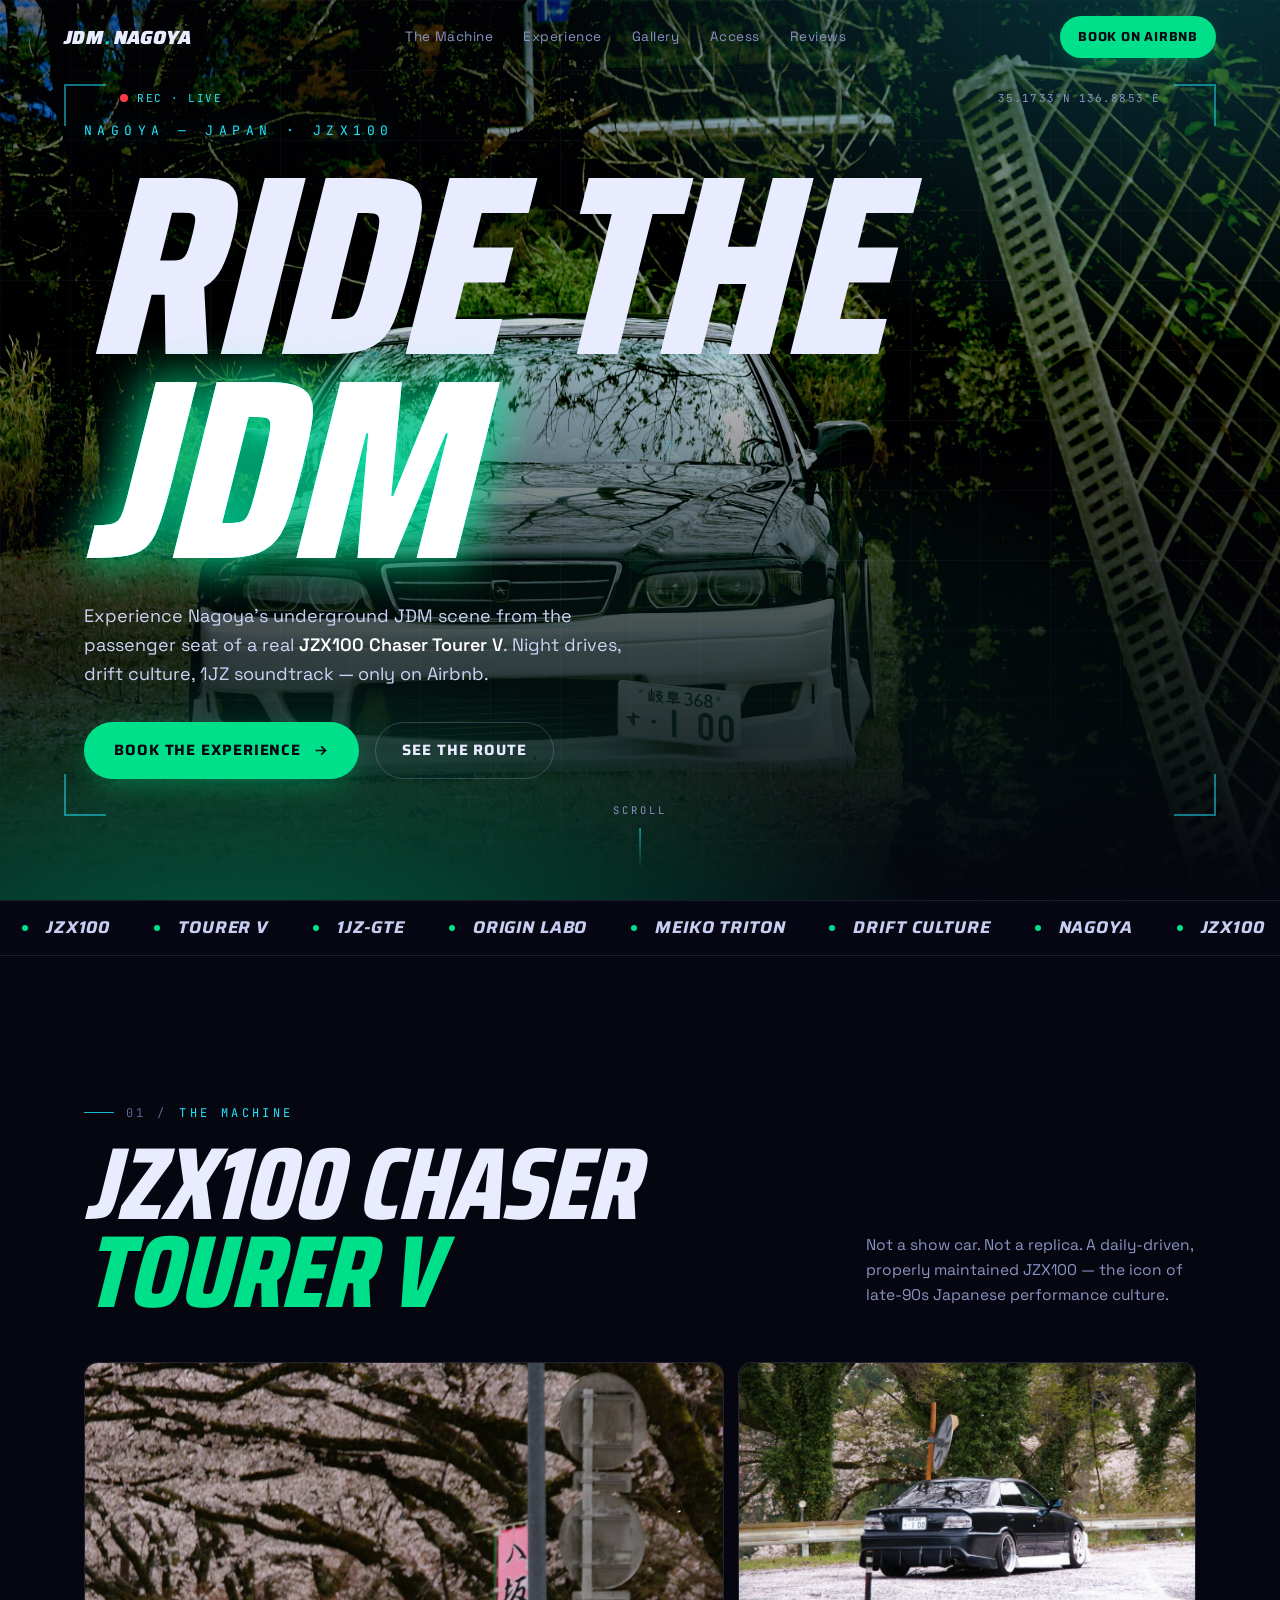
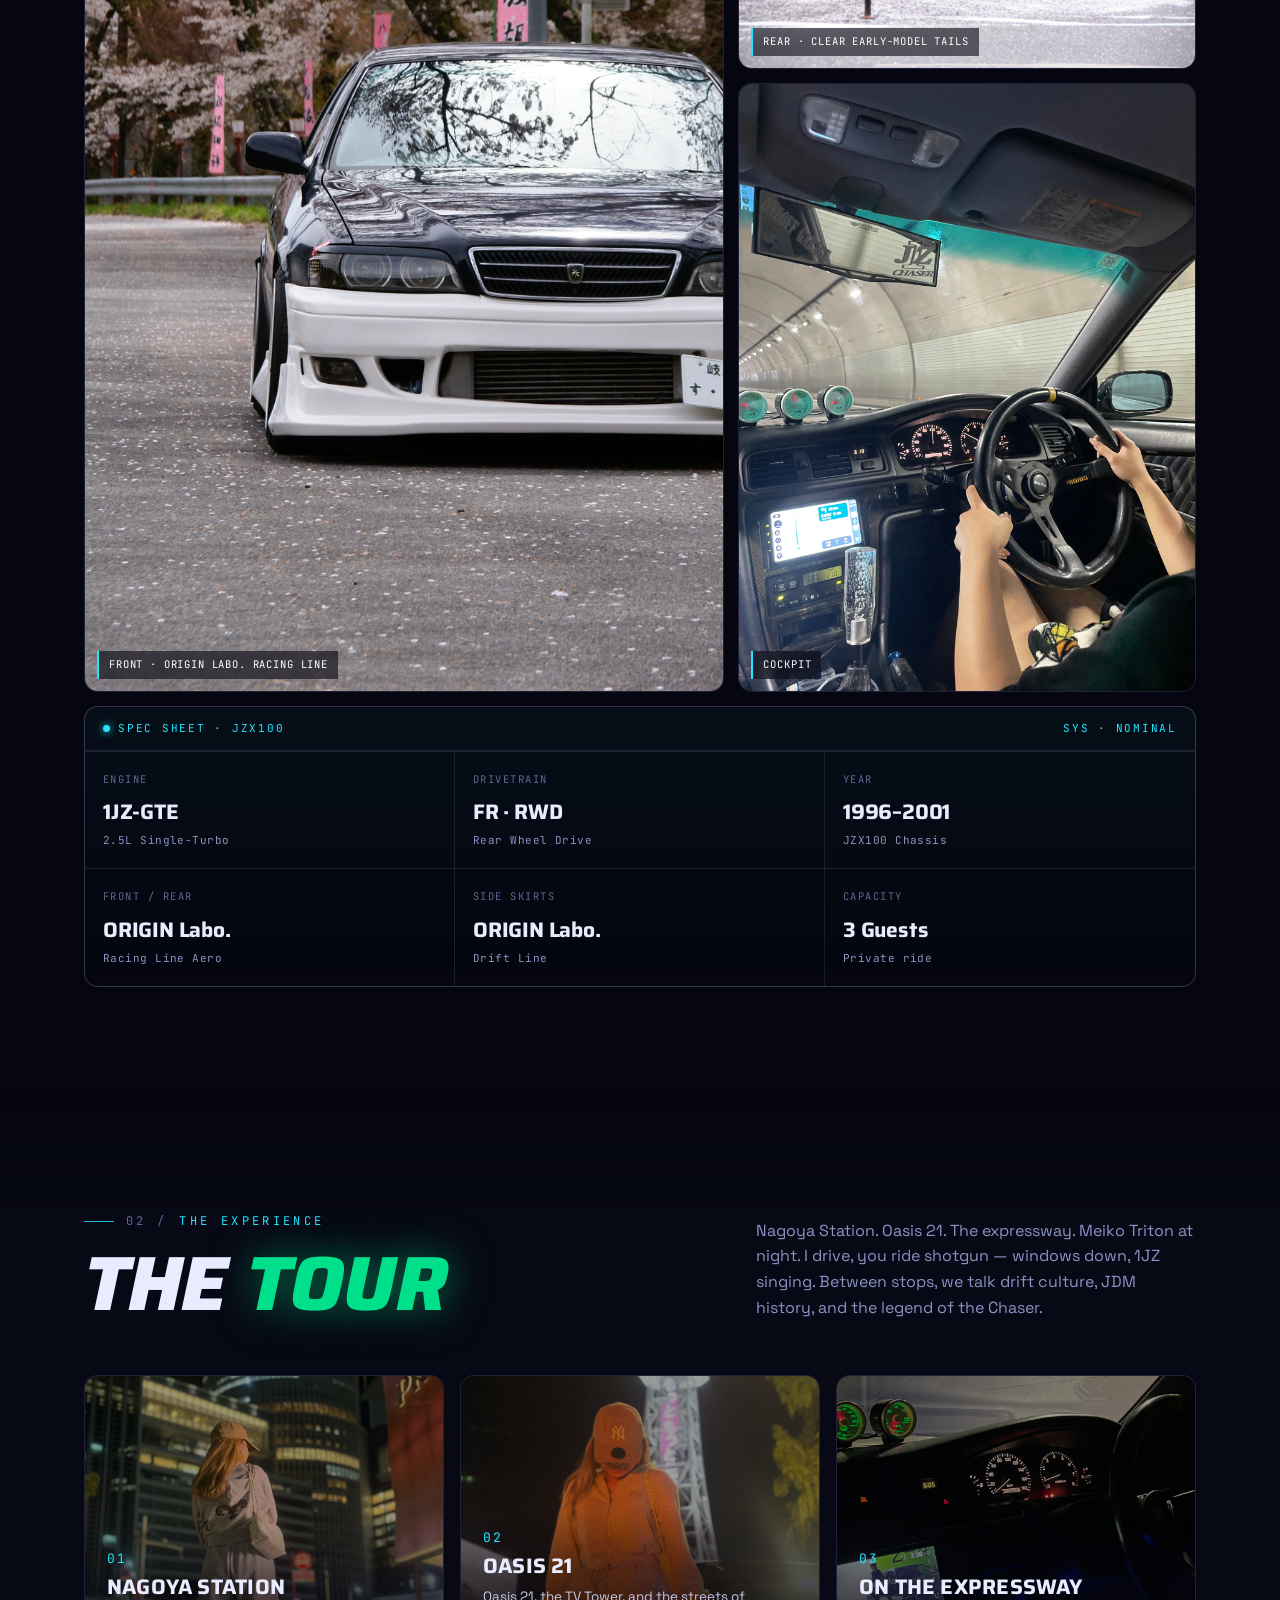
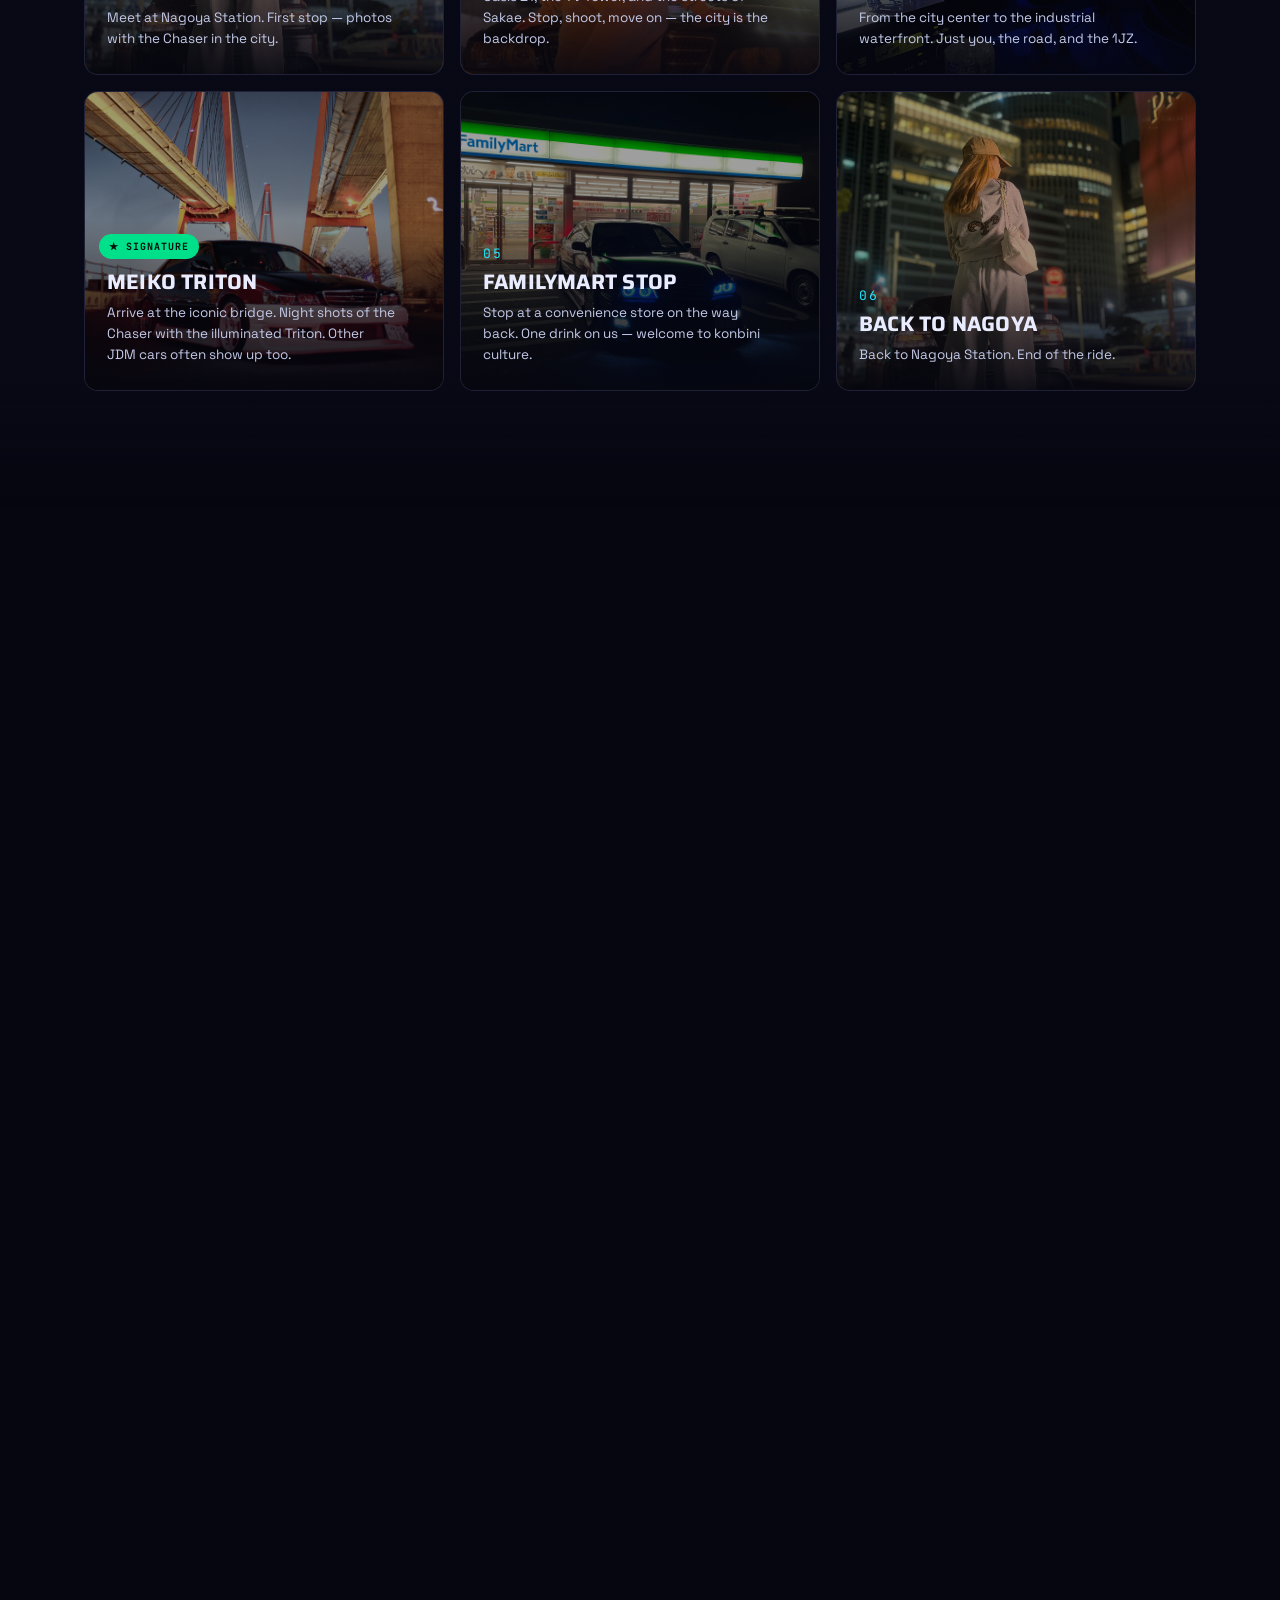
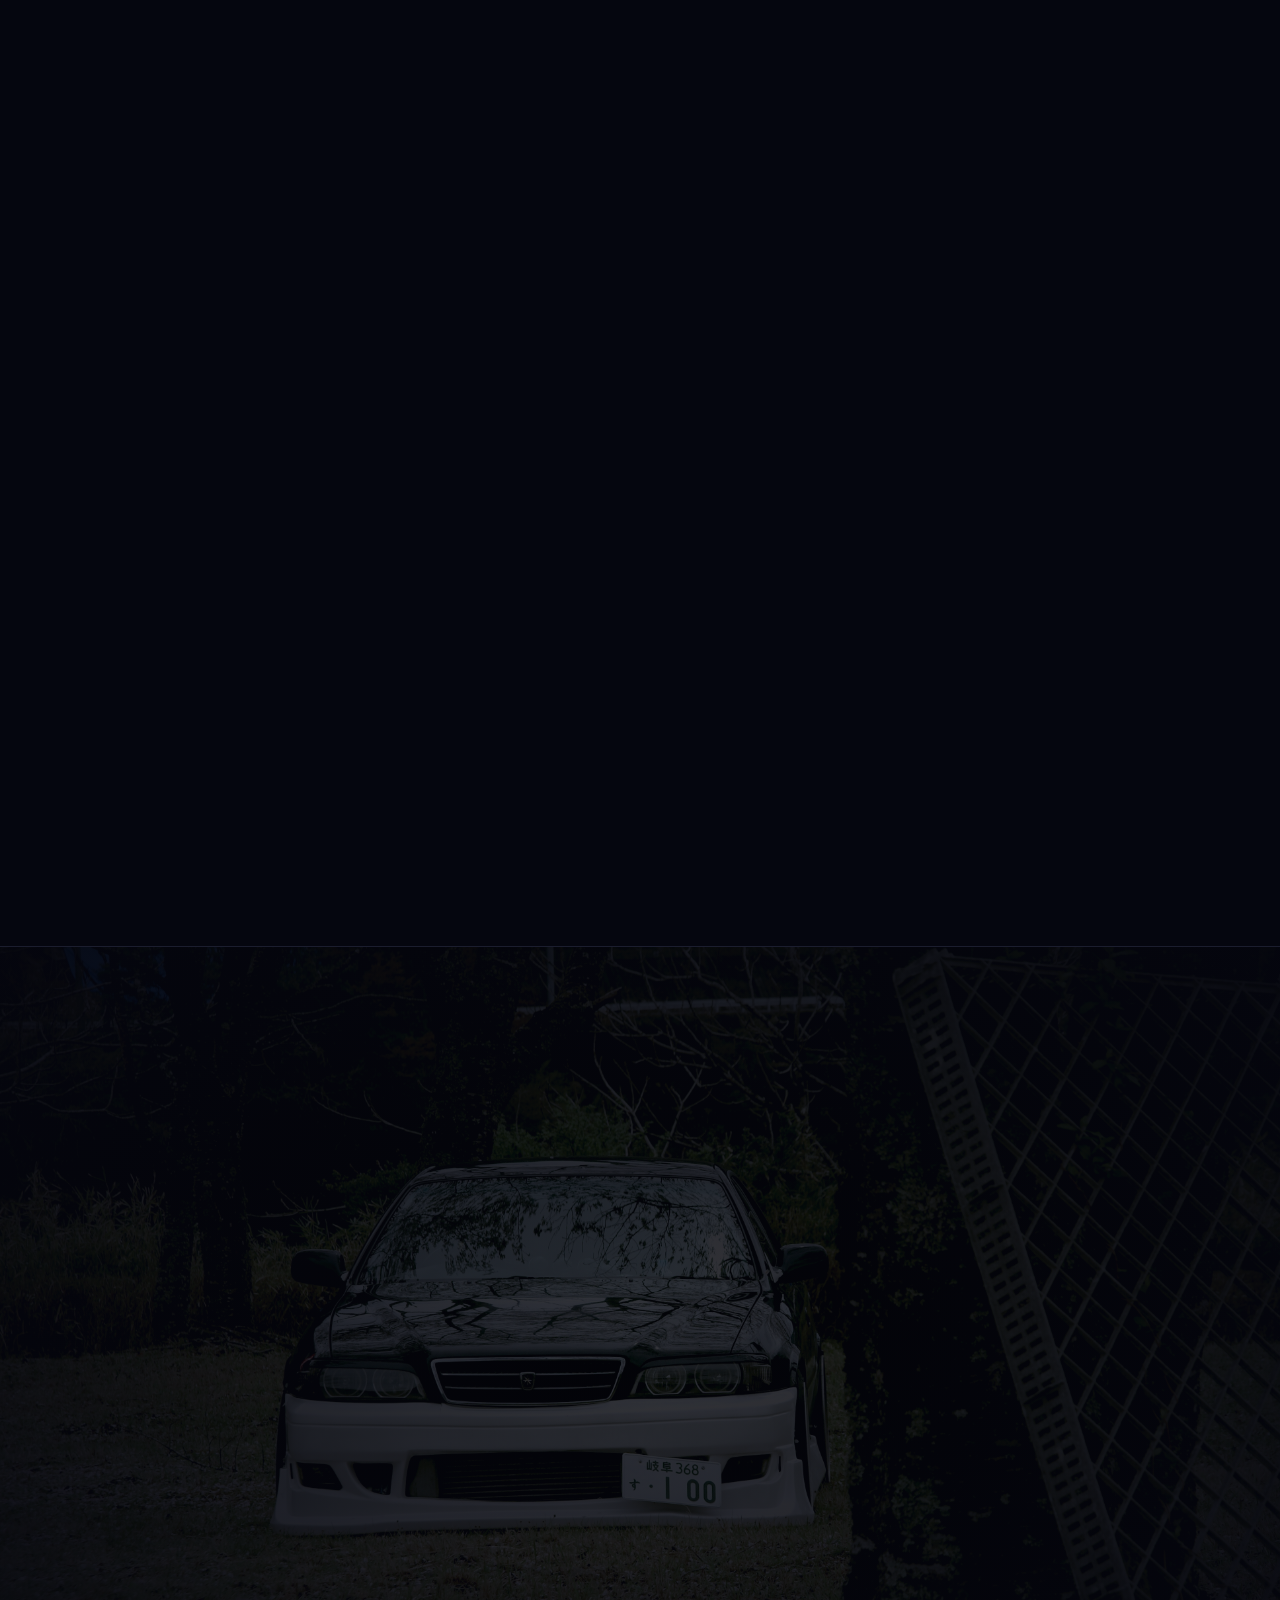
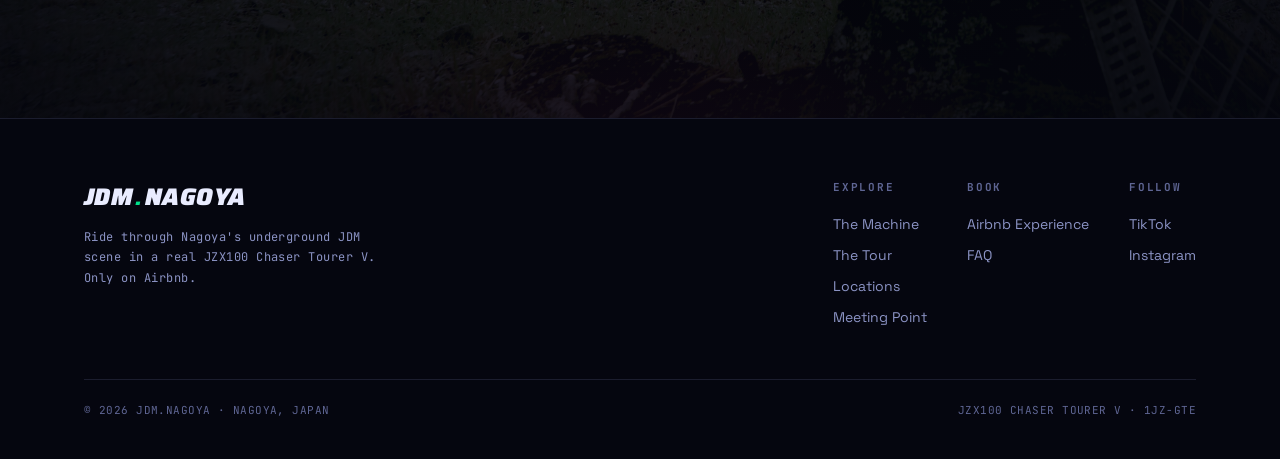
<file: index.html>
<!DOCTYPE html>
<html lang="en" data-motion="1">
<head>
<meta charset="UTF-8" />
<meta name="viewport" content="width=device-width, initial-scale=1.0" />
<title>JDM Nagoya — Ride the JDM · JZX100 Chaser Tour</title>
<meta name="description" content="Ride through Nagoya's underground JDM scene in a real JZX100 Chaser Tourer V. Night drives, drift culture, 1JZ soundtrack — only on Airbnb." />
<link rel="preconnect" href="https://fonts.googleapis.com" />
<link rel="preconnect" href="https://fonts.gstatic.com" crossorigin />
<link href="https://fonts.googleapis.com/css2?family=Saira:ital,wght@0,400;0,500;0,600;0,700;0,800;1,500;1,700;1,800&family=Saira+Condensed:ital,wght@0,700;0,800;1,800&family=Space+Grotesk:wght@400;500;600;700&family=JetBrains+Mono:wght@400;500;700&display=swap" rel="stylesheet" />
<style>
/* =========================================================
   JDM NAGOYA — Ride the JDM
   Hybrid worldview: Neon Wangan (B) + Telemetry/HUD (A)
   ========================================================= */

*{margin:0;padding:0;box-sizing:border-box}
::selection{background:var(--mag);color:#fff}

:root{
  /* THEME (tweakable) */
  --bg:#05060f;
  --bg-2:#090a18;
  --panel:#0c0e1d;
  --mag:#00e08a;
  --cyan:#22e6ff;
  --ink:#e9ecff;
  --muted:#8b93c4;
  --muted-2:#5f6694;
  --line:rgba(160,170,230,.14);
  --line-strong:rgba(160,170,230,.28);
  --glow-mag:rgba(0,224,138,.5);
  --glow-cyan:rgba(34,230,255,.45);
  --motion:1; /* 1 = on, 0 = reduced (set by tweak) */

  --maxw:1240px;
  --pad:clamp(20px,5vw,64px);

  --f-display:"Saira Condensed",sans-serif;
  --f-head:"Saira",sans-serif;
  --f-body:"Space Grotesk",system-ui,sans-serif;
  --f-mono:"JetBrains Mono",monospace;
}

html{scroll-behavior:smooth;-webkit-text-size-adjust:100%}
body{
  background:var(--bg);
  color:var(--ink);
  font-family:var(--f-body);
  line-height:1.5;
  overflow-x:hidden;
  -webkit-font-smoothing:antialiased;
}
img{display:block;max-width:100%}
a{color:inherit;text-decoration:none}
.noscroll{overflow:hidden}

/* film grain + vignette over whole page */
body::before{
  content:"";position:fixed;inset:0;z-index:1;pointer-events:none;
  opacity:var(--grain-on,1);transition:opacity .4s;
  background:
    radial-gradient(130% 90% at 50% -10%,transparent 55%,rgba(0,0,0,.5) 100%),
    radial-gradient(120% 120% at 50% 120%,var(--glow-mag),transparent 60%);
  mix-blend-mode:normal;
}

.wrap{max-width:var(--maxw);margin:0 auto;padding-left:var(--pad);padding-right:var(--pad)}

/* ---------- shared section header ---------- */
.sec{position:relative;z-index:2}
.sec-kicker{
  font-family:var(--f-mono);font-size:12px;letter-spacing:.28em;text-transform:uppercase;
  color:var(--cyan);display:inline-flex;align-items:center;gap:12px;margin-bottom:18px;
}
.sec-kicker::before{content:"";width:30px;height:1px;background:var(--cyan);opacity:.8}
.sec-kicker .n{color:var(--muted-2)}
.sec-title{
  font-family:var(--f-head);font-weight:800;font-style:italic;line-height:.95;
  font-size:clamp(38px,6vw,82px);letter-spacing:-.01em;text-transform:uppercase;
}
.sec-title em{font-style:italic;color:var(--mag);text-shadow:0 0 40px var(--glow-mag)}

/* ---------- reveal-on-scroll ---------- */
.rv{opacity:0;transform:translateY(34px);transition:opacity .9s cubic-bezier(.2,.7,.2,1),transform .9s cubic-bezier(.2,.7,.2,1)}
.rv.in{opacity:1;transform:none}
.rv.d1{transition-delay:.08s}.rv.d2{transition-delay:.16s}.rv.d3{transition-delay:.24s}.rv.d4{transition-delay:.32s}
html[data-motion="0"] .rv{opacity:1!important;transform:none!important;transition:none}

/* =========================================================
   NAV
   ========================================================= */
.nav{
  position:fixed;top:0;left:0;right:0;z-index:50;
  display:flex;align-items:center;justify-content:space-between;
  padding:16px var(--pad);
  transition:background .4s,backdrop-filter .4s,border-color .4s,padding .4s;
  border-bottom:1px solid transparent;
}
.nav.scrolled{
  background:rgba(5,6,15,.72);backdrop-filter:blur(14px) saturate(1.3);
  border-bottom:1px solid var(--line);padding-top:11px;padding-bottom:11px;
}
.brand{font-family:var(--f-head);font-weight:900;font-style:italic;font-size:19px;letter-spacing:.02em;display:flex;align-items:center;gap:2px}
.brand b{color:var(--mag);font-style:italic}
.nav-links{display:flex;gap:30px;align-items:center}
.nav-links a{font-size:13.5px;letter-spacing:.04em;color:var(--muted);transition:color .2s;position:relative}
.nav-links a::after{content:"";position:absolute;left:0;bottom:-5px;width:0;height:1px;background:var(--cyan);transition:width .25s}
.nav-links a:hover{color:var(--ink)}
.nav-links a:hover::after{width:100%}
.nav-cta{
  display:inline-flex;align-items:center;gap:9px;font-family:var(--f-head);font-weight:700;font-size:13px;
  letter-spacing:.06em;text-transform:uppercase;color:#0a0712;background:var(--mag);
  padding:11px 18px;border-radius:100px;transition:transform .2s,box-shadow .2s;
  box-shadow:0 6px 22px -8px var(--glow-mag);
}
.nav-cta:hover{transform:translateY(-2px);box-shadow:0 12px 30px -8px var(--glow-mag)}
.nav-burger{display:none;flex-direction:column;gap:5px;background:none;border:0;cursor:pointer;padding:6px}
.nav-burger span{width:24px;height:2px;background:var(--ink);transition:.3s}

/* =========================================================
   HERO
   ========================================================= */
.hero{position:relative;min-height:100svh;display:flex;flex-direction:column;justify-content:center;overflow:hidden}
.hero-bg{position:absolute;inset:0;z-index:0;will-change:transform}
.hero-slide{position:absolute;inset:0;width:100%;height:118%;object-fit:cover;opacity:0;
  filter:saturate(1.3) contrast(1.14) brightness(.86);transition:opacity 1.3s ease-in-out}
.hero-slide.active{opacity:1}
html[data-motion="0"] .hero-slide{transition:none}
.hero-wash{position:absolute;inset:0;z-index:1;background:
  radial-gradient(120% 90% at 18% 118%,var(--glow-mag),transparent 50%),
  radial-gradient(95% 80% at 92% -5%,rgba(34,230,255,.22),transparent 55%),
  linear-gradient(180deg,rgba(5,6,15,.32),rgba(5,6,15,.06) 38%,rgba(5,6,15,.55) 80%,var(--bg))}
.hero-grid{position:absolute;inset:0;z-index:1;opacity:.4;
  background-image:linear-gradient(var(--line) 1px,transparent 1px),linear-gradient(90deg,var(--line) 1px,transparent 1px);
  background-size:70px 70px;mask:radial-gradient(120% 90% at 50% 40%,#000 25%,transparent 80%)}

/* light streaks */
.streaks{position:absolute;inset:0;z-index:2;overflow:hidden;pointer-events:none;mix-blend-mode:screen}
.streaks i{position:absolute;height:2px;width:40%;left:-45%;border-radius:3px;opacity:0;
  background:linear-gradient(90deg,transparent,var(--cyan),transparent);
  animation:streak 6s linear infinite;animation-play-state:running}
.streaks i:nth-child(1){top:24%;animation-delay:.4s}
.streaks i:nth-child(2){top:48%;width:55%;background:linear-gradient(90deg,transparent,var(--mag),transparent);animation-delay:2s}
.streaks i:nth-child(3){top:66%;width:30%;animation-delay:3.4s}
.streaks i:nth-child(4){top:38%;width:46%;background:linear-gradient(90deg,transparent,#fff,transparent);animation-delay:4.6s}
html[data-motion="0"] .streaks{display:none}
@keyframes streak{0%{left:-45%;opacity:0}10%{opacity:.9}88%{opacity:.9}100%{left:118%;opacity:0}}

/* HUD frame on hero */
.hud{position:absolute;inset:0;z-index:3;pointer-events:none;font-family:var(--f-mono)}
.hud .corner{position:absolute;width:42px;height:42px;border:2px solid rgba(34,230,255,.5)}
.hud .tl{top:84px;left:var(--pad);border-right:0;border-bottom:0}
.hud .tr{top:84px;right:var(--pad);border-left:0;border-bottom:0}
.hud .bl{bottom:84px;left:var(--pad);border-right:0;border-top:0}
.hud .br{bottom:84px;right:var(--pad);border-left:0;border-top:0}
.hud .rec{position:absolute;top:90px;left:calc(var(--pad) + 56px);display:flex;align-items:center;gap:9px;
  font-size:11px;letter-spacing:.14em;color:var(--cyan)}
.hud .rec i{width:8px;height:8px;border-radius:50%;background:#ff3b46;animation:blink 1.1s steps(1) infinite}
@keyframes blink{50%{opacity:.2}}
.hud .coord{position:absolute;top:90px;right:calc(var(--pad) + 56px);font-size:11px;letter-spacing:.1em;color:var(--muted);text-align:right}

.hero-inner{position:relative;z-index:4;padding:0 var(--pad);width:100%;max-width:var(--maxw);margin:0 auto}
.hero .place{font-family:var(--f-mono);font-size:13px;letter-spacing:.42em;text-transform:uppercase;color:var(--cyan);
  margin-bottom:22px;text-shadow:0 0 18px var(--glow-cyan)}
.hero h1{font-family:var(--f-display);font-weight:800;font-style:italic;line-height:.8;
  font-size:clamp(82px,20vw,260px);letter-spacing:-.012em;text-transform:uppercase}
.hero h1 .l2{display:block}
.glitch{position:relative;display:inline-block;color:var(--mag);text-shadow:0 0 50px var(--glow-mag)}
.glitch::before,.glitch::after{content:attr(data-t);position:absolute;left:0;top:0;width:100%;height:100%;mix-blend-mode:screen}
.glitch::before{color:var(--cyan);animation:gl1 3.6s steps(2,end) infinite}
.glitch::after{color:#fff;animation:gl2 3.6s steps(2,end) infinite}
html[data-motion="0"] .glitch::before,html[data-motion="0"] .glitch::after{display:none}
@keyframes gl1{0%,80%,100%{transform:translate(0);opacity:0}82%{transform:translate(-5px,2px);opacity:.85}88%{transform:translate(4px,-3px);opacity:.8}94%{transform:translate(-2px,1px);opacity:.5}}
@keyframes gl2{0%,80%,100%{transform:translate(0);opacity:0}84%{transform:translate(5px,-2px);opacity:.7}90%{transform:translate(-4px,2px);opacity:.65}96%{transform:translate(2px,-1px);opacity:.4}}
.hero .sub{max-width:540px;margin:30px 0 34px;font-size:18px;line-height:1.6;color:#cdd3f5}
.hero .sub b{color:#fff;font-weight:600}
.hero-cta{display:flex;gap:16px;align-items:center;flex-wrap:wrap}

.btn{display:inline-flex;align-items:center;gap:11px;font-family:var(--f-head);font-weight:700;
  font-size:15px;letter-spacing:.06em;text-transform:uppercase;cursor:pointer;border:0;transition:.25s}
.btn svg{width:17px;height:17px}
.btn-primary{background:var(--mag);color:#0a0712;padding:17px 30px;border-radius:100px;
  box-shadow:0 10px 34px -10px var(--glow-mag)}
.btn-primary:hover{transform:translateY(-2px);box-shadow:0 18px 44px -10px var(--glow-mag)}
.btn-ghost{background:transparent;color:var(--ink);padding:16px 26px;border-radius:100px;border:1.5px solid var(--line-strong)}
.btn-ghost:hover{border-color:var(--cyan);color:var(--cyan)}

.hero-scroll{position:absolute;bottom:30px;left:50%;transform:translateX(-50%);z-index:4;
  display:flex;flex-direction:column;align-items:center;gap:9px;font-family:var(--f-mono);font-size:10.5px;
  letter-spacing:.3em;text-transform:uppercase;color:var(--muted)}
.hero-scroll .line{width:1px;height:42px;background:linear-gradient(var(--cyan),transparent);position:relative;overflow:hidden}
.hero-scroll .line::after{content:"";position:absolute;top:-50%;left:0;width:100%;height:50%;background:var(--cyan);animation:scrolldot 1.8s ease-in-out infinite}
@keyframes scrolldot{0%{top:-50%}100%{top:100%}}

/* ---------- marquee ticker ---------- */
.marquee{position:relative;z-index:5;overflow:hidden;border-top:1px solid var(--line);border-bottom:1px solid var(--line);
  background:rgba(8,9,22,.6);backdrop-filter:blur(4px)}
.marquee .run{display:inline-flex;gap:0;white-space:nowrap;animation:run 30s linear infinite;will-change:transform}
.marquee.rev .run{animation-direction:reverse}
html[data-motion="0"] .marquee .run{animation:none}
@keyframes run{to{transform:translateX(-50%)}}
.marquee .run span{display:inline-flex;align-items:center;gap:18px;padding:14px 22px;font-family:var(--f-head);
  font-style:italic;font-weight:700;font-size:17px;letter-spacing:.05em;text-transform:uppercase;color:#c8cef2}
.marquee .run span::before{content:"";width:6px;height:6px;border-radius:50%;background:var(--mag)}

/* =========================================================
   MACHINE
   ========================================================= */
.machine{padding:clamp(80px,11vw,150px) 0 clamp(60px,8vw,110px)}
.machine-top{display:grid;grid-template-columns:1fr auto;gap:30px;align-items:end;margin-bottom:46px}
.machine h2{font-family:var(--f-display);font-weight:800;font-style:italic;line-height:.86;
  font-size:clamp(44px,8vw,120px);text-transform:uppercase;letter-spacing:-.01em}
.machine h2 em{font-style:italic;color:var(--mag)}
.machine .lede{max-width:330px;font-size:15.5px;line-height:1.62;color:var(--muted);padding-bottom:8px}

.machine-grid{display:grid;grid-template-columns:1.4fr 1fr;grid-template-rows:auto auto;gap:14px}
.machine-grid figure{position:relative;overflow:hidden;border-radius:14px;border:1px solid var(--line);background:#0a0b18}
.machine-grid figure img{width:100%;height:100%;object-fit:cover;transition:transform 1.1s cubic-bezier(.2,.7,.2,1)}
.machine-grid figure:hover img{transform:scale(1.05)}
.machine-grid .big{grid-row:1 / span 2;min-height:420px}
.machine-grid .small{min-height:200px}
.fig-tag{position:absolute;left:12px;bottom:12px;font-family:var(--f-mono);font-size:10.5px;letter-spacing:.08em;
  text-transform:uppercase;color:#fff;background:rgba(5,6,15,.6);backdrop-filter:blur(4px);
  padding:6px 10px;border-left:2px solid var(--cyan)}

/* HUD spec readout (A worldview detail) */
.specsheet{margin-top:14px;border:1px solid var(--line-strong);border-radius:14px;overflow:hidden;
  background:linear-gradient(180deg,rgba(34,230,255,.04),transparent)}
.specsheet .sphead{display:flex;align-items:center;justify-content:space-between;padding:13px 18px;
  border-bottom:1px solid var(--line);font-family:var(--f-mono);font-size:11px;letter-spacing:.16em;
  text-transform:uppercase;color:var(--cyan)}
.specsheet .sphead .dot{display:flex;align-items:center;gap:8px}
.specsheet .sphead .dot i{width:7px;height:7px;border-radius:50%;background:var(--cyan);box-shadow:0 0 8px var(--cyan)}
.specgrid{display:grid;grid-template-columns:repeat(3,1fr)}
.specgrid .cell{padding:20px 18px;border-right:1px solid var(--line);border-top:1px solid var(--line)}
.specgrid .cell:nth-child(3n){border-right:0}
.specgrid .cell .k{font-family:var(--f-mono);font-size:10.5px;letter-spacing:.14em;text-transform:uppercase;color:var(--muted-2);margin-bottom:9px}
.specgrid .cell .v{font-family:var(--f-head);font-weight:700;font-size:21px;letter-spacing:-.01em;color:var(--ink)}
.specgrid .cell .v small{display:block;font-family:var(--f-mono);font-weight:400;font-size:11px;color:var(--muted);letter-spacing:.04em;margin-top:4px}

/* =========================================================
   TOUR
   ========================================================= */
.tour{position:relative;padding:clamp(70px,9vw,120px) 0;overflow:hidden;background:
  linear-gradient(180deg,transparent,rgba(10,11,26,.6) 12%,rgba(10,11,26,.6) 88%,transparent)}
.tour .wrap{position:relative;z-index:1}
.tour-head{display:flex;justify-content:space-between;align-items:flex-end;gap:24px;margin-bottom:54px;flex-wrap:wrap}
.tour-head .lede{max-width:440px;font-size:16px;line-height:1.62;color:var(--muted)}
.tour-rail{position:relative}
.tour-line{position:absolute;left:0;right:0;top:38px;height:2px;background:var(--line)}
.tour-line .fill{position:absolute;left:0;top:0;height:100%;width:0;background:linear-gradient(90deg,var(--cyan),var(--mag));box-shadow:0 0 12px var(--glow-cyan);transition:width .1s linear}
.tour-stops{display:grid;grid-template-columns:repeat(3,1fr);gap:16px}
.stop{position:relative;border-radius:14px;overflow:hidden;border:1px solid var(--line);
  min-height:300px;display:flex;background:#0a0b18;isolation:isolate}
.stop img{position:absolute;inset:0;width:100%;height:100%;object-fit:cover;z-index:0;
  filter:brightness(.62) saturate(1.05);transition:transform 1.1s cubic-bezier(.2,.7,.2,1)}
.stop:hover img{transform:scale(1.06)}
.stop .ov{position:relative;z-index:1;align-self:flex-end;width:100%;padding:24px 22px;
  background:linear-gradient(180deg,transparent,rgba(5,6,15,.5) 40%,rgba(5,6,15,.92))}
.stop[data-loc]{cursor:pointer}
.stop .num{font-family:var(--f-mono);font-size:13px;color:var(--cyan);letter-spacing:.14em;margin-bottom:8px}
.stop h3{font-family:var(--f-head);font-weight:700;font-size:21px;line-height:1.05;margin-bottom:10px;text-transform:uppercase;letter-spacing:.01em}
.stop p{font-size:13.5px;line-height:1.55;color:#c3cae8;max-width:32ch}
.stop .badge{position:absolute;top:14px;left:14px;z-index:2;display:inline-block;font-family:var(--f-mono);font-size:10px;letter-spacing:.1em;
  text-transform:uppercase;color:#06120d;background:var(--mag);border-radius:100px;padding:5px 10px;font-weight:700}

/* =========================================================
   SPOTS
   ========================================================= */
.spots{padding:clamp(70px,9vw,120px) 0}
.spots-grid{display:grid;grid-template-columns:repeat(3,1fr);gap:16px;margin-top:14px}
.spot-card{position:relative;border-radius:14px;overflow:hidden;border:1px solid var(--line);
  aspect-ratio:4/5;background:#0a0b18}
.spot-card img{width:100%;height:100%;object-fit:cover;transition:transform 1s cubic-bezier(.2,.7,.2,1);filter:brightness(.82)}
.spot-card:hover img{transform:scale(1.06);filter:brightness(.95)}
.spot-card .ov{position:absolute;inset:0;background:linear-gradient(180deg,transparent 50%,rgba(5,6,15,.82));display:flex;flex-direction:column;justify-content:flex-end;align-items:flex-start;padding:14px 16px}
.spot-card .reticle{position:absolute;top:16px;right:16px;width:26px;height:26px;opacity:.7}
.spot-card .reticle::before,.spot-card .reticle::after{content:"";position:absolute;background:var(--cyan)}
.spot-card .reticle::before{top:50%;left:0;width:100%;height:1px}
.spot-card .reticle::after{left:50%;top:0;height:100%;width:1px}
.spot-card h3{font-family:var(--f-head);font-weight:700;font-size:15px;text-transform:uppercase;letter-spacing:.03em;color:var(--mag);line-height:1.1;text-shadow:0 1px 10px rgba(5,6,15,.7)}
.spot-card .cnt{font-family:var(--f-mono);font-size:10px;letter-spacing:.08em;color:var(--ink);opacity:.85;margin-top:3px}
.spots-sub-head{margin-top:54px;display:flex;justify-content:space-between;align-items:baseline;flex-wrap:wrap;gap:10px;padding-bottom:16px;border-top:1px solid var(--line);padding-top:30px}
.spots-sub-head .section-label{font-family:var(--f-mono);font-size:12px;letter-spacing:.28em;text-transform:uppercase;color:var(--cyan)}
.spots-sub-head .addspot-price{font-family:var(--f-head);font-weight:700;font-size:14px;letter-spacing:.06em;text-transform:uppercase;color:var(--mag)}
.spots-sub{display:grid;grid-template-columns:1fr 1fr;gap:16px;align-items:stretch}
.spots-sub-foot{font-size:13px;color:var(--muted);margin-top:16px}
.addspot{position:relative;border-radius:14px;overflow:hidden;border:1px solid var(--line);min-height:240px;background:#0a0b18;cursor:pointer}
.addspot img{width:100%;height:100%;object-fit:cover;position:absolute;inset:0;filter:brightness(.7)}
.addspot .ov{position:relative;z-index:2;height:100%;display:flex;flex-direction:column;justify-content:flex-end;align-items:flex-start;padding:18px 20px;background:linear-gradient(180deg,transparent 50%,rgba(5,6,15,.8))}
.addspot h3{font-family:var(--f-head);font-weight:700;font-size:18px;text-transform:uppercase;color:var(--mag);line-height:1.1;text-shadow:0 1px 10px rgba(5,6,15,.7)}
.addspot p{font-size:12.5px;color:var(--ink);opacity:.85;margin-top:5px;max-width:280px}

/* =========================================================
   GALLERY / SOCIAL
   ========================================================= */
.social{padding:clamp(70px,9vw,120px) 0}
.social-inner{display:grid;grid-template-columns:1.1fr .9fr;gap:40px;align-items:center}
.social-copy h2{font-family:var(--f-display);font-weight:800;font-style:italic;font-size:clamp(40px,7vw,96px);
  line-height:.86;text-transform:uppercase;margin-bottom:20px}
.social-copy h2 em{color:var(--mag);font-style:italic}
.social-copy p{max-width:400px;font-size:16px;line-height:1.62;color:var(--muted);margin-bottom:28px}
.social-links{display:flex;gap:14px;flex-wrap:wrap}
.sl{display:inline-flex;align-items:center;gap:10px;padding:13px 20px;border:1px solid var(--line-strong);border-radius:100px;
  font-family:var(--f-head);font-weight:600;font-size:14px;letter-spacing:.03em;transition:.22s}
.sl svg{width:18px;height:18px}
.sl:hover{border-color:var(--mag);color:var(--mag);transform:translateY(-2px)}
.social-visual{position:relative;aspect-ratio:9/14;border-radius:18px;overflow:hidden;border:1px solid var(--line-strong);
  background:#0a0b18;box-shadow:0 30px 80px -30px #000}
.social-visual img{width:100%;height:100%;object-fit:cover;filter:brightness(.8)}
.social-visual .play{position:absolute;top:50%;left:50%;transform:translate(-50%,-50%);width:74px;height:74px;border-radius:50%;
  background:rgba(255,46,134,.92);display:flex;align-items:center;justify-content:center;box-shadow:0 0 40px var(--glow-mag);transition:.25s}
.social-visual:hover .play{transform:translate(-50%,-50%) scale(1.08)}
.social-visual .play svg{width:26px;height:26px;fill:#0a0712;margin-left:3px}
.social-visual .vtag{position:absolute;left:16px;bottom:16px;z-index:2;font-family:var(--f-mono);font-size:11px;
  letter-spacing:.1em;color:#fff;background:rgba(5,6,15,.55);backdrop-filter:blur(4px);padding:7px 12px;border-radius:8px}
.social-visual .soon{position:absolute;top:16px;left:16px;z-index:2;font-family:var(--f-mono);font-size:10px;letter-spacing:.14em;
  text-transform:uppercase;color:var(--cyan);border:1px solid var(--cyan);border-radius:100px;padding:5px 11px}

/* =========================================================
   CHEKI
   ========================================================= */
.cheki{padding:clamp(70px,9vw,120px) 0}
.cheki-inner{display:grid;grid-template-columns:.95fr 1.05fr;gap:48px;align-items:center}
.cheki-copy .pill{display:inline-flex;align-items:center;gap:8px;font-family:var(--f-mono);font-size:11px;
  letter-spacing:.12em;text-transform:uppercase;color:var(--cyan);border:1px solid var(--line-strong);
  border-radius:100px;padding:6px 13px;margin-bottom:18px}
.cheki-copy h2{font-family:var(--f-display);font-weight:800;font-style:italic;font-size:clamp(38px,6vw,76px);
  line-height:.88;text-transform:uppercase;margin-bottom:18px}
.cheki-copy h2 em{color:var(--mag);font-style:italic}
.cheki-copy p{max-width:380px;font-size:15.5px;line-height:1.62;color:var(--muted);margin-bottom:22px}
.cheki-meter{max-width:360px}
.cheki-meter .lab{display:flex;justify-content:space-between;font-family:var(--f-mono);font-size:11px;
  letter-spacing:.08em;text-transform:uppercase;color:var(--muted);margin-bottom:9px}
.cheki-meter .lab b{color:var(--cyan)}
.cheki-meter .track{height:8px;border-radius:100px;background:rgba(160,170,230,.12);overflow:hidden;border:1px solid var(--line)}
.cheki-meter .track .fill{height:100%;width:90%;background:linear-gradient(90deg,var(--cyan),var(--mag));border-radius:100px}
.cheki-photos{display:flex;gap:18px;justify-content:center}
.polaroid{background:#f4f1ea;padding:12px 12px 38px;border-radius:3px;box-shadow:0 24px 50px -18px rgba(0,0,0,.7);
  width:clamp(180px,24vw,240px);position:relative}
.polaroid:nth-child(1){transform:rotate(-5deg)}
.polaroid:nth-child(2){transform:rotate(4deg);margin-top:26px}
.polaroid img{width:100%;aspect-ratio:1;object-fit:cover;filter:saturate(1.05)}
.polaroid .cap{position:absolute;bottom:11px;left:0;right:0;text-align:center;font-family:var(--f-mono);
  font-size:11px;color:#5a544a;letter-spacing:.06em}

/* =========================================================
   MEETING / MAP
   ========================================================= */
.meet{padding:clamp(70px,9vw,120px) 0}
.meet-inner{display:grid;grid-template-columns:.85fr 1.15fr;gap:0;border:1px solid var(--line-strong);border-radius:18px;overflow:hidden;background:var(--panel)}
.meet-copy{padding:clamp(30px,4vw,52px)}
.meet-copy h2{font-family:var(--f-display);font-weight:800;font-style:italic;font-size:clamp(36px,5.5vw,68px);
  line-height:.9;text-transform:uppercase;margin-bottom:20px}
.meet-copy h2 em{color:var(--mag);font-style:italic}
.meet-copy p{font-size:15.5px;line-height:1.64;color:var(--muted);margin-bottom:22px;max-width:340px}
.meet-copy p b{color:var(--ink);font-weight:600}
.meet-pin{display:inline-flex;align-items:center;gap:10px;font-family:var(--f-mono);font-size:12.5px;
  letter-spacing:.04em;color:var(--cyan);border:1px solid var(--line-strong);border-radius:10px;padding:12px 15px}
.meet-pin svg{width:16px;height:16px}
.meet-map{position:relative;min-height:360px;border-left:1px solid var(--line)}
.meet-map iframe{position:absolute;inset:0;width:100%;height:100%;border:0;filter:invert(.92) hue-rotate(180deg) saturate(.8) contrast(.95)}
.meet-map .mtag{position:absolute;top:14px;left:14px;z-index:2;font-family:var(--f-mono);font-size:10px;
  letter-spacing:.14em;text-transform:uppercase;color:var(--cyan);background:rgba(5,6,15,.7);padding:6px 11px;border-radius:6px;pointer-events:none}

/* =========================================================
   BOOK / FAQ
   ========================================================= */
.book{padding:clamp(70px,9vw,120px) 0}
.book-inner{display:grid;grid-template-columns:1fr .85fr;gap:44px;align-items:start}
.faq-list{margin-top:14px;border-top:1px solid var(--line)}
.faq{border-bottom:1px solid var(--line)}
.faq button{width:100%;display:flex;align-items:center;justify-content:space-between;gap:16px;
  padding:22px 4px;background:none;border:0;cursor:pointer;text-align:left;color:var(--ink);
  font-family:var(--f-head);font-weight:600;font-size:17px;letter-spacing:.01em}
.faq button .ic{position:relative;width:18px;height:18px;flex-shrink:0}
.faq button .ic::before,.faq button .ic::after{content:"";position:absolute;top:50%;left:0;width:100%;height:2px;background:var(--cyan);transition:.3s}
.faq button .ic::after{transform:rotate(90deg)}
.faq.open button .ic::after{transform:rotate(0)}
.faq .ans{max-height:0;overflow:hidden;transition:max-height .4s cubic-bezier(.2,.7,.2,1)}
.faq .ans p{padding:0 4px 22px;font-size:14.5px;line-height:1.65;color:var(--muted);max-width:480px}

.book-card{position:sticky;top:90px;border:1px solid var(--line-strong);border-radius:18px;overflow:hidden;
  background:linear-gradient(180deg,var(--panel),#080917);box-shadow:0 30px 80px -30px #000}
.book-card .bc-head{padding:24px 24px 18px;border-bottom:1px solid var(--line);position:relative;overflow:hidden}
.book-card .bc-head::after{content:"";position:absolute;inset:0;background:radial-gradient(120% 80% at 100% 0%,rgba(255,46,134,.16),transparent 60%);pointer-events:none}
.book-card .bc-kick{font-family:var(--f-mono);font-size:11px;letter-spacing:.16em;text-transform:uppercase;color:var(--cyan);margin-bottom:8px}
.book-card .bc-price{font-family:var(--f-head);font-weight:800;font-style:italic;font-size:30px;text-transform:uppercase}
.book-card .bc-price small{font-family:var(--f-body);font-style:normal;font-weight:400;font-size:13px;color:var(--muted);display:block;letter-spacing:0;text-transform:none;margin-top:3px}
.book-card ul{list-style:none;padding:18px 24px}
.book-card li{display:flex;gap:12px;padding:11px 0;font-size:14px;line-height:1.45;color:#cdd3f0;border-bottom:1px solid var(--line)}
.book-card li:last-child{border-bottom:0}
.book-card li svg{width:16px;height:16px;flex-shrink:0;margin-top:2px;color:var(--cyan)}
.book-card .bc-foot{padding:6px 24px 24px}
.book-card .btn-primary{width:100%;justify-content:center}
.book-card .secure{display:flex;align-items:center;justify-content:center;gap:8px;margin-top:14px;
  font-family:var(--f-mono);font-size:11px;letter-spacing:.04em;color:var(--muted-2);text-align:center}
.book-card .secure svg{width:13px;height:13px}

/* =========================================================
   HOST + REVIEW
   ========================================================= */
.host{padding:clamp(70px,9vw,120px) 0}
.host-inner{max-width:760px;margin:0 auto;text-align:center;display:flex;flex-direction:column;align-items:center}
.host-inner .sec-kicker{margin-bottom:18px}
.host-copy .quote{font-family:var(--f-head);font-weight:500;font-size:clamp(22px,2.8vw,34px);line-height:1.4;letter-spacing:-.01em;color:var(--ink);margin-bottom:30px;text-wrap:balance}
.host-copy .quote em{font-style:italic;color:var(--mag)}
.host-meta{display:inline-flex;align-items:center;gap:14px}
.host-meta .av{width:54px;height:54px;border-radius:50%;overflow:hidden;border:1px solid var(--line-strong)}
.host-meta .av img{width:100%;height:100%;object-fit:cover}
.host-meta .nm{font-family:var(--f-head);font-weight:700;font-size:17px}
.host-meta .rl{font-family:var(--f-mono);font-size:11.5px;color:var(--muted);letter-spacing:.04em;margin-top:3px}

.review{padding:0 0 clamp(70px,9vw,120px)}
.review-card{border:1px solid var(--line-strong);border-radius:18px;padding:clamp(32px,5vw,60px);
  background:linear-gradient(180deg,rgba(34,230,255,.04),transparent);position:relative;overflow:hidden}
.review-card .stars{display:flex;gap:5px;margin-bottom:24px}
.review-card .stars svg{width:20px;height:20px;fill:var(--mag)}
.review-card blockquote{font-family:var(--f-head);font-weight:500;font-size:clamp(18px,2.2vw,25px);line-height:1.5;
  letter-spacing:-.005em;color:var(--ink);max-width:900px}
.review-card .by{margin-top:24px;font-family:var(--f-mono);font-size:12.5px;letter-spacing:.08em;color:var(--cyan)}
.review-card .qmark{position:absolute;top:-20px;right:30px;font-family:var(--f-display);font-style:italic;font-weight:800;font-size:200px;color:rgba(255,46,134,.07);line-height:1;pointer-events:none}

/* =========================================================
   FINAL CTA + FOOTER
   ========================================================= */
.finalcta{position:relative;padding:clamp(90px,13vw,170px) 0;text-align:center;overflow:hidden;
  border-top:1px solid var(--line);border-bottom:1px solid var(--line)}
.finalcta-bg{position:absolute;inset:0;z-index:0}
.finalcta-bg img{width:100%;height:100%;object-fit:cover;filter:brightness(.4) saturate(1.1)}
.finalcta-bg::after{content:"";position:absolute;inset:0;background:
  radial-gradient(80% 90% at 50% 50%,rgba(5,6,15,.5),var(--bg)),
  radial-gradient(60% 60% at 50% 120%,rgba(255,46,134,.3),transparent 60%)}
.finalcta-inner{position:relative;z-index:2}
.finalcta h2{font-family:var(--f-display);font-weight:800;font-style:italic;font-size:clamp(56px,12vw,170px);
  line-height:.84;text-transform:uppercase;letter-spacing:-.01em}
.finalcta h2 em{color:var(--mag);font-style:italic;text-shadow:0 0 50px var(--glow-mag)}
.finalcta p{max-width:480px;margin:24px auto 36px;font-size:17px;line-height:1.6;color:#cdd3f0}
.finalcta .btn-primary{font-size:17px;padding:20px 40px}

.footer{padding:60px 0 40px}
.footer-inner{display:flex;justify-content:space-between;align-items:flex-start;gap:30px;flex-wrap:wrap}
.footer .brand{font-size:24px;margin-bottom:12px}
.footer .tag{font-family:var(--f-mono);font-size:12px;color:var(--muted);letter-spacing:.04em;line-height:1.7;max-width:300px}
.footer-links{display:flex;gap:40px;flex-wrap:wrap}
.footer-col h4{font-family:var(--f-mono);font-size:11px;letter-spacing:.16em;text-transform:uppercase;color:var(--muted-2);margin-bottom:14px}
.footer-col a{display:block;font-size:14px;color:var(--muted);padding:5px 0;transition:color .2s}
.footer-col a:hover{color:var(--cyan)}
.footer-bottom{margin-top:46px;padding-top:22px;border-top:1px solid var(--line);display:flex;justify-content:space-between;gap:16px;flex-wrap:wrap;
  font-family:var(--f-mono);font-size:11px;letter-spacing:.04em;color:var(--muted-2)}

/* =========================================================
   RESPONSIVE
   ========================================================= */
@media(max-width:1000px){
  .machine-grid{grid-template-columns:1fr 1fr}
  .machine-grid .big{grid-row:auto;grid-column:1 / -1;min-height:340px}
  .social-inner,.cheki-inner,.host-inner,.book-inner{grid-template-columns:1fr;gap:34px}
  .book-card{position:relative;top:0;max-width:460px}
  .meet-inner{grid-template-columns:1fr}
  .meet-map{min-height:300px;border-left:0;border-top:1px solid var(--line)}
  .tour-stops{grid-template-columns:repeat(2,1fr);gap:16px}
  .host-inner{grid-template-columns:1fr}
  .host-photo{max-width:360px}
}
@media(max-width:680px){
  .nav-links{display:none}
  .nav-links.open{display:flex;position:fixed;top:62px;left:0;right:0;flex-direction:column;gap:0;
    background:rgba(5,6,15,.96);backdrop-filter:blur(14px);padding:10px var(--pad) 22px;border-bottom:1px solid var(--line)}
  .nav-links.open a{padding:14px 0;border-bottom:1px solid var(--line);width:100%}
  .nav-burger{display:flex}
  .nav-cta{display:none}
  .machine-top{grid-template-columns:1fr}
  .machine-grid{grid-template-columns:1fr}
  .specgrid{grid-template-columns:1fr}
  .specgrid .cell{border-right:0}
  .tour-stops{grid-template-columns:1fr}
  .spots-grid{grid-template-columns:1fr 1fr}
  .spots-sub{grid-template-columns:1fr}
  .cheki-photos{gap:10px}
  .hero h1{font-size:clamp(64px,22vw,120px)}
  .review-card .qmark{font-size:120px;right:10px}
}
@media(max-width:430px){
  .spots-grid{grid-template-columns:1fr}
}

/* =========================================================
   LIGHTBOX / LOCATION POPUP
   ========================================================= */
.spot-card{cursor:pointer}
.lb{position:fixed;inset:0;z-index:200;display:none;align-items:center;justify-content:center;
  padding:clamp(16px,4vw,56px);background:rgba(3,4,10,.86);backdrop-filter:blur(12px) saturate(1.1)}
.lb.open{display:flex;animation:lbfade .3s ease}
@keyframes lbfade{from{opacity:0}to{opacity:1}}
.lb-box{position:relative;width:100%;max-width:1080px;max-height:90vh;display:flex;flex-direction:column;
  border:1px solid var(--line-strong);border-radius:16px;overflow:hidden;background:var(--panel);
  box-shadow:0 40px 100px -30px #000}
.lb-head{display:flex;align-items:center;justify-content:space-between;gap:16px;padding:18px 22px;
  border-bottom:1px solid var(--line)}
.lb-head .ttl{font-family:var(--f-display);font-weight:800;font-style:italic;font-size:clamp(24px,3.4vw,40px);
  text-transform:uppercase;letter-spacing:-.01em;line-height:.9}
.lb-head .meta{font-family:var(--f-mono);font-size:11px;letter-spacing:.12em;text-transform:uppercase;color:var(--cyan);margin-top:6px}
.lb-close{flex-shrink:0;width:42px;height:42px;border-radius:50%;border:1px solid var(--line-strong);
  background:rgba(255,255,255,.04);color:var(--ink);cursor:pointer;display:flex;align-items:center;justify-content:center;transition:.2s}
.lb-close:hover{border-color:var(--mag);color:var(--mag);transform:rotate(90deg)}
.lb-close svg{width:18px;height:18px}
.lb-stage{position:relative;flex:1;min-height:0;background:#06070e;display:flex;align-items:center;justify-content:center;overflow:hidden}
.lb-stage img{max-width:100%;max-height:64vh;width:auto;height:auto;object-fit:contain;display:block}
.lb-counter{position:absolute;left:16px;bottom:14px;font-family:var(--f-mono);font-size:11px;letter-spacing:.1em;
  color:#fff;background:rgba(5,6,15,.6);padding:6px 11px;border-radius:7px;border-left:2px solid var(--cyan)}
.lb-arrow{position:absolute;top:50%;transform:translateY(-50%);width:48px;height:48px;border-radius:50%;
  border:1px solid var(--line-strong);background:rgba(5,6,15,.6);color:var(--ink);cursor:pointer;
  display:flex;align-items:center;justify-content:center;transition:.2s;z-index:2}
.lb-arrow:hover{border-color:var(--mag);color:var(--mag)}
.lb-arrow svg{width:20px;height:20px}
.lb-arrow.prev{left:14px}.lb-arrow.next{right:14px}
.lb-arrow.hide{display:none}
.lb-thumbs{display:flex;gap:8px;padding:14px 18px;overflow-x:auto;border-top:1px solid var(--line)}
.lb-thumbs img{width:78px;height:58px;object-fit:cover;border-radius:7px;cursor:pointer;flex-shrink:0;
  opacity:.5;border:2px solid transparent;transition:.2s}
.lb-thumbs img:hover{opacity:.85}
.lb-thumbs img.sel{opacity:1;border-color:var(--mag)}
.lb-thumbs.solo{display:none}

/* ============== LOADER ============== */
#loader{
  position:fixed;inset:0;z-index:9999;
  background:#05060f;
  display:flex;flex-direction:column;
  align-items:center;justify-content:center;gap:2rem;
  transition:opacity .8s ease,visibility .8s ease;
}
#loader.out{opacity:0;visibility:hidden}

.loader-ring-wrap{
  position:relative;width:120px;height:120px;
  display:flex;align-items:center;justify-content:center;
}
.loader-ring{
  position:absolute;inset:0;
  border-radius:50%;
  border:2px solid transparent;
  animation:spin 1.2s linear infinite;
}
.loader-ring:nth-child(1){
  border-top-color:#00e08a;
  border-right-color:#00e08a;
  filter:drop-shadow(0 0 6px #00e08a);
}
.loader-ring:nth-child(2){
  inset:10px;
  border-bottom-color:#22e6ff;
  border-left-color:#22e6ff;
  animation-duration:1.8s;
  animation-direction:reverse;
  filter:drop-shadow(0 0 6px #22e6ff);
}
.loader-ring:nth-child(3){
  inset:22px;
  border-top-color:rgba(0,224,138,.4);
  border-right-color:rgba(34,230,255,.4);
  animation-duration:2.4s;
}
.loader-dot{
  width:8px;height:8px;border-radius:50%;
  background:#00e08a;
  box-shadow:0 0 12px #00e08a,0 0 24px #00e08a;
  animation:pulse 1.2s ease-in-out infinite;
}
.loader-text{
  font-family:"JetBrains Mono",monospace;
  font-size:.72rem;letter-spacing:.4em;text-transform:uppercase;
  color:rgba(139,147,196,.6);
  animation:blink 1.4s ease-in-out infinite;
}
.loader-brand{
  font-family:"Saira Condensed",sans-serif;
  font-size:1.6rem;font-weight:800;letter-spacing:.2em;
  color:#e9ecff;
}
.loader-brand span{color:#00e08a;}

@keyframes spin{to{transform:rotate(360deg)}}
@keyframes pulse{0%,100%{opacity:1;transform:scale(1)}50%{opacity:.4;transform:scale(.7)}}
@keyframes blink{0%,100%{opacity:.6}50%{opacity:.2}}
</style>
</head>
<body>

<!-- ============== LOADER ============== -->
<div id="loader">
  <div class="loader-ring-wrap">
    <div class="loader-ring"></div>
    <div class="loader-ring"></div>
    <div class="loader-ring"></div>
    <div class="loader-dot"></div>
  </div>
  <div class="loader-brand">JDM<span>.</span>NAGOYA</div>
  <div class="loader-text">Initializing · JZX100</div>
</div>

<!-- ============== NAV ============== -->
<nav class="nav" id="nav">
  <a href="#top" class="brand">JDM<b>.</b>NAGOYA</a>
  <div class="nav-links" id="navLinks">
    <a href="#machine">The Machine</a>
    <a href="#tour">Experience</a>
    <a href="#gallery">Gallery</a>
    <a href="#meet">Access</a>
    <a href="#reviews">Reviews</a>
  </div>
  <a class="nav-cta" href="https://www.airbnb.jp/experiences/6938551?s=67&unique_share_id=44b1274b-82cf-4dbd-b92b-be43bf6dc6e4" target="_blank" rel="noopener">Book on Airbnb</a>
  <button class="nav-burger" id="burger" aria-label="Menu"><span></span><span></span><span></span></button>
</nav>

<!-- ============== HERO ============== -->
<header class="hero" id="top" data-screen-label="Hero">
  <div class="hero-bg" id="heroBg">
    <img class="hero-slide active" src="https://chihiro7-28.github.io/my-jdm-tour/images/spots/triton/IMG_2726.jpeg" alt="JZX100 Chaser at Meiko Triton at night" />
    <img class="hero-slide" src="https://chihiro7-28.github.io/my-jdm-tour/images/DSC02982.JPG" alt="JZX100 Chaser" loading="lazy" />
    <img class="hero-slide" src="https://chihiro7-28.github.io/my-jdm-tour/images/DSC03029.JPG" alt="JZX100 Chaser front" loading="lazy" />
    <img class="hero-slide" src="https://chihiro7-28.github.io/my-jdm-tour/images/spots/oasis/oasis.jpeg" alt="Oasis 21" loading="lazy" />
  </div>
  <div class="hero-wash"></div>
  <div class="hero-grid"></div>
  <div class="streaks"><i></i><i></i><i></i><i></i></div>
  <div class="hud">
    <span class="corner tl"></span><span class="corner tr"></span><span class="corner bl"></span><span class="corner br"></span>
    <span class="rec"><i></i>REC · LIVE</span>
    <span class="coord" id="coord">35.1709°N 136.8821°E</span>
  </div>

  <div class="hero-inner">
    <div class="place rv in">Nagoya — Japan · JZX100</div>
    <h1>Ride the<span class="l2"><span class="glitch" data-t="JDM">JDM</span></span></h1>
    <p class="sub">Experience Nagoya's underground JDM scene from the passenger seat of a real <b>JZX100 Chaser Tourer V</b>. Night drives, drift culture, 1JZ soundtrack — only on Airbnb.</p>
    <div class="hero-cta">
      <a class="btn btn-primary" href="https://www.airbnb.jp/experiences/6938551?s=67&unique_share_id=44b1274b-82cf-4dbd-b92b-be43bf6dc6e4" target="_blank" rel="noopener">Book the Experience
        <svg viewBox="0 0 24 24" fill="none" stroke="currentColor" stroke-width="2.4"><path d="M5 12h14M13 6l6 6-6 6"/></svg></a>
      <a class="btn btn-ghost" href="#tour">See the Route</a>
    </div>
  </div>

  <div class="hero-scroll"><span>Scroll</span><span class="line"></span></div>
</header>

<!-- ============== MARQUEE ============== -->
<div class="marquee">
  <div class="run" id="marquee1">
    <span>JZX100</span><span>Tourer V</span><span>1JZ-GTE</span><span>Origin Labo</span><span>Meiko Triton</span><span>Drift Culture</span><span>Nagoya</span>
    <span>JZX100</span><span>Tourer V</span><span>1JZ-GTE</span><span>Origin Labo</span><span>Meiko Triton</span><span>Drift Culture</span><span>Nagoya</span>
  </div>
</div>

<!-- ============== MACHINE ============== -->
<section class="machine sec" id="machine" data-screen-label="The Machine">
  <div class="wrap">
    <div class="machine-top">
      <div class="rv">
        <div class="sec-kicker"><span class="n">01 /</span> The Machine</div>
        <h2>JZX100 Chaser<br /><em>Tourer V</em></h2>
      </div>
      <p class="lede rv d1">Not a show car. Not a replica. A daily-driven, properly maintained JZX100 — the icon of late-90s Japanese performance culture.</p>
    </div>

    <div class="machine-grid">
      <figure class="big rv"><img src="https://chihiro7-28.github.io/my-jdm-tour/images/DSC03029.JPG" alt="JZX100 Chaser front with ORIGIN Labo bumper" loading="lazy" /><figcaption class="fig-tag">FRONT · ORIGIN LABO. RACING LINE</figcaption></figure>
      <figure class="small rv d1"><img src="https://chihiro7-28.github.io/my-jdm-tour/images/DSC03043.JPG" alt="Chaser rear view" loading="lazy" /><figcaption class="fig-tag">REAR · CLEAR EARLY-MODEL TAILS</figcaption></figure>
      <figure class="small rv d2"><img src="https://chihiro7-28.github.io/my-jdm-tour/images/IMG_3703.jpeg" alt="Chaser interior cockpit" loading="lazy" /><figcaption class="fig-tag">COCKPIT</figcaption></figure>
    </div>

    <div class="specsheet rv d1">
      <div class="sphead"><span class="dot"><i></i>SPEC SHEET · JZX100</span><span id="specStatus">SYS · NOMINAL</span></div>
      <div class="specgrid">
        <div class="cell"><div class="k">Engine</div><div class="v">1JZ-GTE<small>2.5L Single-Turbo</small></div></div>
        <div class="cell"><div class="k">Drivetrain</div><div class="v">FR · RWD<small>Rear Wheel Drive</small></div></div>
        <div class="cell"><div class="k">Year</div><div class="v">1996–2001<small>JZX100 Chassis</small></div></div>
        <div class="cell"><div class="k">Front / Rear</div><div class="v">ORIGIN Labo.<small>Racing Line Aero</small></div></div>
        <div class="cell"><div class="k">Side Skirts</div><div class="v">ORIGIN Labo.<small>Drift Line</small></div></div>
        <div class="cell"><div class="k">Capacity</div><div class="v">3 Guests<small>Private ride</small></div></div>
      </div>
    </div>
  </div>
</section>

<!-- ============== TOUR ============== -->
<section class="tour sec" id="tour" data-screen-label="The Tour">
  <div class="wrap">
    <div class="tour-head">
      <div class="rv">
        <div class="sec-kicker"><span class="n">02 /</span> The Experience</div>
        <h2 class="sec-title">The <em>Tour</em></h2>
      </div>
      <p class="lede rv d1">Nagoya Station. Oasis 21. The expressway. Meiko Triton at night. I drive, you ride shotgun — windows down, 1JZ singing. Between stops, we talk drift culture, JDM history, and the legend of the Chaser.</p>
    </div>

    <div class="tour-stops">
      <div class="stop rv" data-loc="nagoya"><img src="https://chihiro7-28.github.io/my-jdm-tour/images/IMG_0810%202.jpeg" alt="" loading="lazy" /><div class="ov"><div class="num">01</div><h3>Nagoya Station</h3><p>Meet at Nagoya Station. First stop — photos with the Chaser in the city.</p></div></div>
      <div class="stop rv d1" data-loc="oasis"><img src="https://chihiro7-28.github.io/my-jdm-tour/images/IMG_0826%202.jpeg" alt="" loading="lazy" /><div class="ov"><div class="num">02</div><h3>Oasis 21</h3><p>Oasis 21, the TV Tower, and the streets of Sakae. Stop, shoot, move on — the city is the backdrop.</p></div></div>
      <div class="stop rv d2"><img src="https://chihiro7-28.github.io/my-jdm-tour/images/interior2.jpg" alt="" loading="lazy" /><div class="ov"><div class="num">03</div><h3>On the Expressway</h3><p>From the city center to the industrial waterfront. Just you, the road, and the 1JZ.</p></div></div>
      <div class="stop rv" data-loc="triton"><img src="https://chihiro7-28.github.io/my-jdm-tour/images/IMG_2726.jpeg" alt="" loading="lazy" /><div class="ov"><span class="badge">★ Signature</span><div class="num">04</div><h3>Meiko Triton</h3><p>Arrive at the iconic bridge. Night shots of the Chaser with the illuminated Triton. Other JDM cars often show up too.</p></div></div>
      <div class="stop rv d1"><img src="https://chihiro7-28.github.io/my-jdm-tour/images/IMG_4402.jpeg" alt="" loading="lazy" /><div class="ov"><div class="num">05</div><h3>FamilyMart Stop</h3><p>Stop at a convenience store on the way back. One drink on us — welcome to konbini culture.</p></div></div>
      <div class="stop rv d2"><img src="https://chihiro7-28.github.io/my-jdm-tour/images/IMG_0810%202.jpeg" alt="" loading="lazy" /><div class="ov"><div class="num">06</div><h3>Back to Nagoya</h3><p>Back to Nagoya Station. End of the ride.</p></div></div>
    </div>
  </div>
</section>

<!-- ============== SPOTS ============== -->
<section class="spots sec" id="gallery" data-screen-label="Spots">
  <div class="wrap">
    <div class="rv">
      <div class="sec-kicker"><span class="n">03 /</span> Main Spots</div>
      <h2 class="sec-title">The <em>Locations</em></h2>
    </div>
    <div class="spots-grid">
      <button type="button" class="spot-card rv" data-loc="nagoya"><img src="https://chihiro7-28.github.io/my-jdm-tour/images/spots/nagoya-station/IMG_0810_2.jpeg" alt="Nagoya Station" loading="lazy" /><span class="reticle"></span><div class="ov"><h3>Nagoya Station</h3><div class="cnt">3 photos →</div></div></button>
      <button type="button" class="spot-card rv d1" data-loc="oasis"><img src="https://chihiro7-28.github.io/my-jdm-tour/images/spots/oasis/oasis.jpeg" alt="Oasis 21" loading="lazy" /><span class="reticle"></span><div class="ov"><h3>Oasis 21</h3><div class="cnt">2 photos →</div></div></button>
      <button type="button" class="spot-card rv d2" data-loc="triton"><img src="https://chihiro7-28.github.io/my-jdm-tour/images/spots/triton/IMG_2726.jpeg" alt="Meiko Triton" loading="lazy" /><span class="reticle"></span><div class="ov"><h3>Meiko Triton</h3><div class="cnt">2 photos →</div></div></button>
    </div>

    <div class="spots-sub-head rv">
      <p class="section-label">Additional Spots</p>
      <span class="addspot-price">Available on request — ¥3,000 / location</span>
    </div>
    <div class="spots-sub">
      <button type="button" class="addspot rv" data-loc="green">
        <img src="https://chihiro7-28.github.io/my-jdm-tour/images/spots/green/DSC02648.jpeg" alt="Green Door — Inae" loading="lazy" />
        <div class="ov"><h3>Green Door — Inae</h3><p>3 photos · tap to view.</p></div>
      </button>
      <button type="button" class="addspot rv d1" data-loc="aquarium">
        <img src="https://chihiro7-28.github.io/my-jdm-tour/images/IMG_8874.jpeg" alt="Aquarium car park rooftop" loading="lazy" />
        <div class="ov"><h3>Aquarium Car Park</h3><p>1 photo · rooftop over the port.</p></div>
      </button>
    </div>
    <p class="spots-sub-foot rv">Have a specific spot in mind? Get in touch — we're happy to plan a custom route.</p>
  </div>
</section>

<!-- ============== SOCIAL / VIDEO ============== -->
<section class="social sec" data-screen-label="See It Move">
  <div class="wrap">
    <div class="social-inner">
      <div class="social-copy rv">
        <div class="sec-kicker"><span class="n">04 /</span> Gallery &amp; Video</div>
        <h2>See It <em>Move</em></h2>
        <p>The 1JZ doesn't translate to a still frame. Follow the build, the runs, and the night sessions — new clips drop on TikTok and Instagram.</p>
        <div class="social-links">
          <a class="sl" href="https://www.tiktok.com/@jzx100_chaser_v" target="_blank" rel="noopener">
            <svg viewBox="0 0 24 24" fill="currentColor"><path d="M16.6 5.82A4.28 4.28 0 0 1 15.54 3h-3.09v12.4a2.59 2.59 0 0 1-2.59 2.5 2.59 2.59 0 0 1 0-5.18c.27 0 .53.04.78.12v-3.16a5.7 5.7 0 0 0-.78-.05 5.73 5.73 0 1 0 5.73 5.73V9.01a7.34 7.34 0 0 0 4.29 1.37V7.3a4.28 4.28 0 0 1-3.08-1.48Z"/></svg>
            @jzx100_chaser_v</a>
          <a class="sl" href="https://www.instagram.com/jzx100_chaser_v7" target="_blank" rel="noopener">
            <svg viewBox="0 0 24 24" fill="none" stroke="currentColor" stroke-width="2"><rect x="2.5" y="2.5" width="19" height="19" rx="5.5"/><circle cx="12" cy="12" r="4.2"/><circle cx="17.5" cy="6.5" r="1.2" fill="currentColor" stroke="none"/></svg>
            @jzx100_chaser_v7</a>
        </div>
      </div>
      <a class="social-visual rv d1" href="https://www.tiktok.com/@jzx100_chaser_v" target="_blank" rel="noopener">
        <img src="https://chihiro7-28.github.io/my-jdm-tour/images/DSC02982.JPG" alt="JZX100 Chaser" loading="lazy" />
        <span class="soon">Video coming soon</span>
        <span class="play"><svg viewBox="0 0 24 24"><path d="M8 5v14l11-7z"/></svg></span>
        <span class="vtag">@jzx100_chaser_v · TikTok</span>
      </a>
    </div>
  </div>
</section>

<!-- ============== CHEKI ============== -->
<section class="cheki sec" data-screen-label="Cheki">
  <div class="wrap">
    <div class="cheki-inner">
      <div class="cheki-copy rv">
        <span class="pill">Instant memories · Cheki</span>
        <h2>Take the <em>Moment</em> Home</h2>
        <p>A cheki is an instant film camera — your photo is printed on the spot, right after it's taken. A physical memory to take home from your tour.</p>
        <p style="margin-bottom:26px">Complimentary cheki print for the <b style="color:var(--ink)">first 10 guests</b>. ¥500 per print after.</p>
        <div class="cheki-meter">
          <div class="lab"><span>Free prints remaining</span><b>9 / 10</b></div>
          <div class="track"><div class="fill"></div></div>
        </div>
      </div>
      <div class="cheki-photos rv d1">
        <div class="polaroid"><img src="https://chihiro7-28.github.io/my-jdm-tour/images/cheki/IMG_0958.jpeg" alt="Cheki print" loading="lazy" /><span class="cap">NAGOYA · JZX100</span></div>
        <div class="polaroid"><img src="https://chihiro7-28.github.io/my-jdm-tour/images/cheki/IMG_0957.jpeg" alt="Cheki print" loading="lazy" /><span class="cap">TOURER V</span></div>
      </div>
    </div>
  </div>
</section>

<!-- ============== MEETING POINT ============== -->
<section class="meet sec" id="meet" data-screen-label="Meeting Point">
  <div class="wrap">
    <div class="meet-inner rv">
      <div class="meet-copy">
        <div class="sec-kicker"><span class="n">05 /</span> Getting There</div>
        <h2>Meeting <em>Point</em></h2>
        <p>We meet at the <b>Gold Clock (金時計)</b> inside Nagoya Station — the most iconic landmark in the station. Easy to find, impossible to miss.</p>
        <span class="meet-pin">
          <svg viewBox="0 0 24 24" fill="none" stroke="currentColor" stroke-width="2"><path d="M12 21s7-5.5 7-11a7 7 0 1 0-14 0c0 5.5 7 11 7 11Z"/><circle cx="12" cy="10" r="2.5"/></svg>
          Gold Clock (金時計) · Central Concourse</span>
      </div>
      <div class="meet-map">
        <span class="mtag">◎ RENDEZVOUS · NAGOYA STN</span>
        <iframe src="https://www.google.com/maps/embed?pb=!1m18!1m12!1m3!1d3258.6!2d136.88213!3d35.17096!2m3!1f0!2f0!3f0!3m2!1i1024!2i768!4f13.1!3m3!1m2!1s0x600370e3c7c3f0e5%3A0x0!2sNagoya%20Station!5e0!3m2!1sen!2sjp!4v1700000000000" loading="lazy" referrerpolicy="no-referrer-when-downgrade" title="Nagoya Station meeting point"></iframe>
      </div>
    </div>
  </div>
</section>

<!-- ============== BOOK + FAQ ============== -->
<section class="book sec" id="book" data-screen-label="Book">
  <div class="wrap">
    <div class="book-inner">
      <div class="rv">
        <div class="sec-kicker"><span class="n">06 /</span> Reserve Your Seat</div>
        <h2 class="sec-title">Book the <em>Ride</em></h2>
        <div class="faq-list">
          <div class="faq"><button>How many people can join?<span class="ic"></span></button><div class="ans"><p>The Chaser accommodates up to 3 guests. For groups of 1–2, guests rotate between the front and rear seat. For groups of 3, all guests ride in the rear — it's a cozy fit, so groups of 3 are available on private tours only.</p></div></div>
          <div class="faq"><button>Is English OK?<span class="ic"></span></button><div class="ans"><p>Yes! The tour is conducted in English. Japanese is also welcome.</p></div></div>
          <div class="faq"><button>Where does it start?<span class="ic"></span></button><div class="ans"><p>We meet at the Gold Clock (金時計) inside Nagoya Station — the most iconic landmark in the station. Easy to find, impossible to miss.</p></div></div>
          <div class="faq"><button>Can I take photos and video?<span class="ic"></span></button><div class="ans"><p>Absolutely — that's the point. Bring your camera, bring your phone.</p></div></div>
          <div class="faq"><button>Can I request dates not shown on Airbnb?<span class="ic"></span></button><div class="ans"><p>Monday through Thursday are not available. Fridays are available from 8:00 PM only. Saturdays and Sundays are flexible. Japanese public holidays may also be available. If you're not sure, just send us a message — we're happy to check!</p></div></div>
          <div class="faq"><button>Can I change the time after booking?<span class="ic"></span></button><div class="ans"><p>Yes, time changes are possible up to 2 days before the tour. Please send a message through Airbnb as soon as possible.</p></div></div>
        </div>
      </div>

      <aside class="book-card rv d1">
        <div class="bc-head">
          <div class="bc-kick">Airbnb Experience</div>
          <div class="bc-price">Check Airbnb<small>for live pricing &amp; dates</small></div>
        </div>
        <ul>
          <li><svg viewBox="0 0 24 24" fill="none" stroke="currentColor" stroke-width="2.4"><path d="M20 6 9 17l-5-5"/></svg>JZX100 Chaser Tourer V — private ride through Nagoya</li>
          <li><svg viewBox="0 0 24 24" fill="none" stroke="currentColor" stroke-width="2.4"><path d="M20 6 9 17l-5-5"/></svg>Station → Oasis 21 → Expressway → Meiko Triton</li>
          <li><svg viewBox="0 0 24 24" fill="none" stroke="currentColor" stroke-width="2.4"><path d="M20 6 9 17l-5-5"/></svg>Expressway run — city fades into the waterfront</li>
          <li><svg viewBox="0 0 24 24" fill="none" stroke="currentColor" stroke-width="2.4"><path d="M20 6 9 17l-5-5"/></svg>Photo stops at every location</li>
          <li><svg viewBox="0 0 24 24" fill="none" stroke="currentColor" stroke-width="2.4"><path d="M20 6 9 17l-5-5"/></svg>FamilyMart stop on the way back — one drink on us</li>
          <li><svg viewBox="0 0 24 24" fill="none" stroke="currentColor" stroke-width="2.4"><path d="M20 6 9 17l-5-5"/></svg>Add-on spots on request — ¥3,000 / location</li>
        </ul>
        <div class="bc-foot">
          <a class="btn btn-primary" href="https://www.airbnb.jp/experiences/6938551?s=67&unique_share_id=44b1274b-82cf-4dbd-b92b-be43bf6dc6e4" target="_blank" rel="noopener">Reserve on Airbnb
            <svg viewBox="0 0 24 24" fill="none" stroke="currentColor" stroke-width="2.4"><path d="M5 12h14M13 6l6 6-6 6"/></svg></a>
          <div class="secure"><svg viewBox="0 0 24 24" fill="none" stroke="currentColor" stroke-width="2"><rect x="4" y="11" width="16" height="10" rx="2"/><path d="M8 11V7a4 4 0 0 1 8 0v4"/></svg>Secure payment &amp; guest protection via Airbnb</div>
        </div>
      </aside>
    </div>
  </div>
</section>

<!-- ============== HOST ============== -->
<section class="host sec" data-screen-label="Host">
  <div class="wrap">
    <div class="host-inner rv">
      <div class="sec-kicker"><span class="n">07 /</span> Your Host</div>
      <p class="quote">"This isn't a rental. It's my car, my city, and the culture I grew up in. Ride along and I'll show you the <em>real</em> Nagoya — the spots, the stories, the sound of a 1JZ at night."</p>
      <div class="host-meta">
        <div class="av"><img src="https://chihiro7-28.github.io/my-jdm-tour/images/host.jpeg" alt="Hiromu" loading="lazy" /></div>
        <div style="text-align:left"><div class="nm">Hiromu</div><div class="rl">JZX100 owner · Nagoya-based · Airbnb Host</div></div>
      </div>
    </div>
  </div>
</section>

<!-- ============== REVIEW ============== -->
<section class="review sec" id="reviews" data-screen-label="Reviews">
  <div class="wrap">
    <div class="review-card rv">
      <span class="qmark">"</span>
      <div class="stars">
        <svg viewBox="0 0 24 24"><path d="m12 2 3 6.5 7 .6-5.3 4.6 1.6 6.8L12 17l-6.2 3.5 1.6-6.8L2 9.1l7-.6L12 2Z"/></svg>
        <svg viewBox="0 0 24 24"><path d="m12 2 3 6.5 7 .6-5.3 4.6 1.6 6.8L12 17l-6.2 3.5 1.6-6.8L2 9.1l7-.6L12 2Z"/></svg>
        <svg viewBox="0 0 24 24"><path d="m12 2 3 6.5 7 .6-5.3 4.6 1.6 6.8L12 17l-6.2 3.5 1.6-6.8L2 9.1l7-.6L12 2Z"/></svg>
        <svg viewBox="0 0 24 24"><path d="m12 2 3 6.5 7 .6-5.3 4.6 1.6 6.8L12 17l-6.2 3.5 1.6-6.8L2 9.1l7-.6L12 2Z"/></svg>
        <svg viewBox="0 0 24 24"><path d="m12 2 3 6.5 7 .6-5.3 4.6 1.6 6.8L12 17l-6.2 3.5 1.6-6.8L2 9.1l7-.6L12 2Z"/></svg>
      </div>
      <blockquote>I had an amazing experience learning about Nagoya's deep connection to Japan's automotive industry and its street racing culture. Riding in the JZX100 Chaser through the city and port areas really felt like stepping into 90s JDM culture. The host was truly passionate and shared so many stories about tuning and the history behind the Chaser. Highly recommended for anyone interested in JDM cars or Japanese car culture!</blockquote>
      <div class="by">L.H. — Airbnb Guest · Verified</div>
    </div>
  </div>
</section>

<!-- ============== FINAL CTA ============== -->
<section class="finalcta" data-screen-label="Final CTA">
  <div class="finalcta-bg"><img src="https://chihiro7-28.github.io/my-jdm-tour/images/DSC02982.JPG" alt="JZX100 Chaser" loading="lazy" /></div>
  <div class="finalcta-inner wrap">
    <h2 class="rv">Ready to<br />Ride the <em>JDM?</em></h2>
    <p class="rv d1">Windows down. 1JZ singing. The city fading into the waterfront. Your seat is waiting.</p>
    <a class="btn btn-primary rv d2" href="https://www.airbnb.jp/experiences/6938551?s=67&unique_share_id=44b1274b-82cf-4dbd-b92b-be43bf6dc6e4" target="_blank" rel="noopener">Book on Airbnb
      <svg viewBox="0 0 24 24" fill="none" stroke="currentColor" stroke-width="2.4"><path d="M5 12h14M13 6l6 6-6 6"/></svg></a>
  </div>
</section>

<!-- ============== FOOTER ============== -->
<footer class="footer">
  <div class="wrap">
    <div class="footer-inner">
      <div>
        <div class="brand">JDM<b>.</b>NAGOYA</div>
        <p class="tag">Ride through Nagoya's underground JDM scene in a real JZX100 Chaser Tourer V. Only on Airbnb.</p>
      </div>
      <div class="footer-links">
        <div class="footer-col">
          <h4>Explore</h4>
          <a href="#machine">The Machine</a>
          <a href="#tour">The Tour</a>
          <a href="#gallery">Locations</a>
          <a href="#meet">Meeting Point</a>
        </div>
        <div class="footer-col">
          <h4>Book</h4>
          <a href="https://www.airbnb.jp/experiences/6938551?s=67&unique_share_id=44b1274b-82cf-4dbd-b92b-be43bf6dc6e4" target="_blank" rel="noopener">Airbnb Experience</a>
          <a href="#book">FAQ</a>
        </div>
        <div class="footer-col">
          <h4>Follow</h4>
          <a href="https://www.tiktok.com/@jzx100_chaser_v" target="_blank" rel="noopener">TikTok</a>
          <a href="https://www.instagram.com/jzx100_chaser_v7" target="_blank" rel="noopener">Instagram</a>
        </div>
      </div>
    </div>
    <div class="footer-bottom">
      <span>© 2026 JDM.NAGOYA · NAGOYA, JAPAN</span>
      <span>JZX100 CHASER TOURER V · 1JZ-GTE</span>
    </div>
  </div>
</footer>

<!-- ============== LIGHTBOX ============== -->
<div class="lb" id="lightbox" aria-hidden="true">
  <div class="lb-box">
    <div class="lb-head">
      <div><div class="ttl" id="lbTitle">Location</div><div class="meta" id="lbMeta">Nagoya · Japan</div></div>
      <button class="lb-close" id="lbClose" aria-label="Close"><svg viewBox="0 0 24 24" fill="none" stroke="currentColor" stroke-width="2.2"><path d="M6 6l12 12M18 6 6 18"/></svg></button>
    </div>
    <div class="lb-stage">
      <button class="lb-arrow prev" id="lbPrev" aria-label="Previous"><svg viewBox="0 0 24 24" fill="none" stroke="currentColor" stroke-width="2.2"><path d="M15 6l-6 6 6 6"/></svg></button>
      <img id="lbImg" alt="Location photo" />
      <button class="lb-arrow next" id="lbNext" aria-label="Next"><svg viewBox="0 0 24 24" fill="none" stroke="currentColor" stroke-width="2.2"><path d="M9 6l6 6-6 6"/></svg></button>
      <div class="lb-counter" id="lbCounter">1 / 1</div>
    </div>
    <div class="lb-thumbs" id="lbThumbs"></div>
  </div>
</div>

<!-- ============== MOTION JS ============== -->
<script>
/* JDM Nagoya — scroll motion & interactions */
(function () {
  'use strict';

  /* ---------- reveal on scroll ---------- */
  var io = new IntersectionObserver(function (entries) {
    entries.forEach(function (e) {
      if (e.isIntersecting) { e.target.classList.add('in'); io.unobserve(e.target); }
    });
  }, { threshold: 0.14, rootMargin: '0px 0px -8% 0px' });
  document.querySelectorAll('.rv').forEach(function (el) { io.observe(el); });

  /* ---------- nav scrolled state + mobile menu ---------- */
  var nav = document.getElementById('nav');
  var burger = document.getElementById('burger');
  var navLinks = document.getElementById('navLinks');
  function onScroll() {
    if (nav) nav.classList.toggle('scrolled', window.scrollY > 40);
  }
  window.addEventListener('scroll', onScroll, { passive: true });
  onScroll();
  if (burger) burger.addEventListener('click', function () {
    navLinks.classList.toggle('open');
    burger.classList.toggle('open');
  });
  if (navLinks) navLinks.querySelectorAll('a').forEach(function (a) {
    a.addEventListener('click', function () { navLinks.classList.remove('open'); });
  });

  /* ---------- hero parallax ---------- */
  var heroBg = document.getElementById('heroBg');
  var hero = document.querySelector('.hero');
  var ticking = false;
  function parallax() {
    if (document.documentElement.getAttribute('data-motion') === '0') { if (heroBg) heroBg.style.transform = ''; ticking = false; return; }
    var y = window.scrollY;
    if (hero && y < window.innerHeight * 1.2 && heroBg) {
      heroBg.style.transform = 'translateY(' + (y * 0.28) + 'px)';
    }
    ticking = false;
  }
  window.addEventListener('scroll', function () {
    if (!ticking) { requestAnimationFrame(parallax); ticking = true; }
  }, { passive: true });

  /* ---------- hero slideshow (3s crossfade) ---------- */
  var slides = document.querySelectorAll('.hero-slide');
  if (slides.length > 1) {
    var si = 0;
    setInterval(function () {
      if (document.documentElement.getAttribute('data-motion') === '0') return;
      slides[si].classList.remove('active');
      si = (si + 1) % slides.length;
      slides[si].classList.add('active');
    }, 3000);
  }

  /* ---------- live coordinate readout (HUD flavor) ---------- */
  var coord = document.getElementById('coord');
  var t = 0;
  function pad4(n) { return n.toFixed(4); }
  setInterval(function () {
    if (!coord) return;
    if (document.documentElement.getAttribute('data-motion') === '0') return;
    t += 0.06;
    var la = 35.1709 + Math.sin(t * 0.3) * 0.004;
    var lo = 136.8821 + Math.cos(t * 0.3) * 0.004;
    coord.textContent = pad4(la) + '°N ' + pad4(lo) + '°E';
  }, 160);

  /* ---------- tour progress line tied to scroll ---------- */
  var rail = document.querySelector('.tour-rail');
  var fill = document.getElementById('tourFill');
  var stops = document.querySelectorAll('.tour-stops .stop');
  function tourProgress() {
    if (!rail || !fill) return;
    var r = rail.getBoundingClientRect();
    var vh = window.innerHeight;
    var prog = (vh * 0.62 - r.top) / r.height;
    prog = Math.max(0, Math.min(1, prog));
    fill.style.width = (prog * 100) + '%';
    var activeCount = Math.round(prog * stops.length);
    stops.forEach(function (s, i) { s.classList.toggle('act', i < activeCount); });
  }
  window.addEventListener('scroll', tourProgress, { passive: true });
  window.addEventListener('resize', tourProgress);
  tourProgress();

  /* ---------- FAQ accordion ---------- */
  document.querySelectorAll('.faq').forEach(function (faq) {
    var btn = faq.querySelector('button');
    var ans = faq.querySelector('.ans');
    btn.addEventListener('click', function () {
      var isOpen = faq.classList.contains('open');
      document.querySelectorAll('.faq').forEach(function (f) {
        f.classList.remove('open');
        f.querySelector('.ans').style.maxHeight = null;
      });
      if (!isOpen) {
        faq.classList.add('open');
        ans.style.maxHeight = ans.scrollHeight + 'px';
      }
    });
  });

  /* ---------- smooth anchor offset for fixed nav ---------- */
  document.querySelectorAll('a[href^="#"]').forEach(function (a) {
    a.addEventListener('click', function (e) {
      var id = a.getAttribute('href');
      if (id === '#' || id === '#top') {
        if (id === '#top') { e.preventDefault(); window.scrollTo({ top: 0, behavior: 'smooth' }); }
        return;
      }
      var target = document.querySelector(id);
      if (target) {
        e.preventDefault();
        var top = target.getBoundingClientRect().top + window.scrollY - 64;
        window.scrollTo({ top: top, behavior: 'smooth' });
      }
    });
  });
  /* ---------- location lightbox ---------- */
  var IMGBASE = 'https://chihiro7-28.github.io/my-jdm-tour/images/';
  var LOCATIONS = {
    nagoya:   { title: 'Nagoya Station', meta: 'Start point · Sakae', photos: ['spots/nagoya-station/IMG_0810_2.jpeg','spots/nagoya-station/IMG_0812_2.jpeg','spots/nagoya-station/IMG_0821_2.jpeg'] },
    oasis:    { title: 'Oasis 21',       meta: 'Sakae · TV Tower',     photos: ['spots/oasis/oasis.jpeg','spots/oasis/IMG_0846_2.jpeg'] },
    triton:   { title: 'Meiko Triton',   meta: 'Signature spot · after dark', photos: ['spots/triton/IMG_2726.jpeg','spots/triton/IMG_0372.jpeg'] },
    green:    { title: 'Green Door — Inae', meta: 'Add-on · ¥3,000',   photos: ['spots/green/DSC02648.jpeg','spots/green/DSC02599.JPG','spots/green/IMG_4963.jpeg'] },
    aquarium: { title: 'Aquarium Car Park', meta: 'Add-on · rooftop',  photos: ['IMG_8874.jpeg'] }
  };

  var lb = document.getElementById('lightbox');
  if (lb) {
    var lbImg = document.getElementById('lbImg'),
        lbTitle = document.getElementById('lbTitle'),
        lbMeta = document.getElementById('lbMeta'),
        lbCounter = document.getElementById('lbCounter'),
        lbThumbs = document.getElementById('lbThumbs'),
        lbPrev = document.getElementById('lbPrev'),
        lbNext = document.getElementById('lbNext'),
        lbClose = document.getElementById('lbClose');
    var curPhotos = [], curIdx = 0;

    function renderThumbs() {
      lbThumbs.innerHTML = '';
      lbThumbs.classList.toggle('solo', curPhotos.length < 2);
      curPhotos.forEach(function (p, i) {
        var im = document.createElement('img');
        im.src = IMGBASE + p;
        im.loading = 'lazy';
        im.className = i === curIdx ? 'sel' : '';
        im.addEventListener('click', function () { showPhoto(i); });
        lbThumbs.appendChild(im);
      });
    }
    function showPhoto(i) {
      curIdx = (i + curPhotos.length) % curPhotos.length;
      lbImg.src = IMGBASE + curPhotos[curIdx];
      lbCounter.textContent = (curIdx + 1) + ' / ' + curPhotos.length;
      var solo = curPhotos.length < 2;
      lbPrev.classList.toggle('hide', solo);
      lbNext.classList.toggle('hide', solo);
      lbCounter.style.display = solo ? 'none' : '';
      lbThumbs.querySelectorAll('img').forEach(function (t, ti) { t.classList.toggle('sel', ti === curIdx); });
    }
    function openLoc(key) {
      var loc = LOCATIONS[key];
      if (!loc) return;
      curPhotos = loc.photos;
      lbTitle.textContent = loc.title;
      lbMeta.textContent = loc.meta;
      renderThumbs();
      showPhoto(0);
      lb.classList.add('open');
      lb.setAttribute('aria-hidden', 'false');
      document.body.classList.add('noscroll');
    }
    function closeLb() {
      lb.classList.remove('open');
      lb.setAttribute('aria-hidden', 'true');
      document.body.classList.remove('noscroll');
    }
    document.querySelectorAll('[data-loc]').forEach(function (el) {
      el.addEventListener('click', function () { openLoc(el.getAttribute('data-loc')); });
    });
    lbPrev.addEventListener('click', function () { showPhoto(curIdx - 1); });
    lbNext.addEventListener('click', function () { showPhoto(curIdx + 1); });
    lbClose.addEventListener('click', closeLb);
    lb.addEventListener('click', function (e) { if (e.target === lb) closeLb(); });
    document.addEventListener('keydown', function (e) {
      if (!lb.classList.contains('open')) return;
      if (e.key === 'Escape') closeLb();
      else if (e.key === 'ArrowLeft') showPhoto(curIdx - 1);
      else if (e.key === 'ArrowRight') showPhoto(curIdx + 1);
    });
  }
})();

// Loader
window.addEventListener('load', function() {
  setTimeout(function() {
    var loader = document.getElementById('loader');
    if (loader) loader.classList.add('out');
  }, 1800);
});

</script>

</body>
</html>
</file>
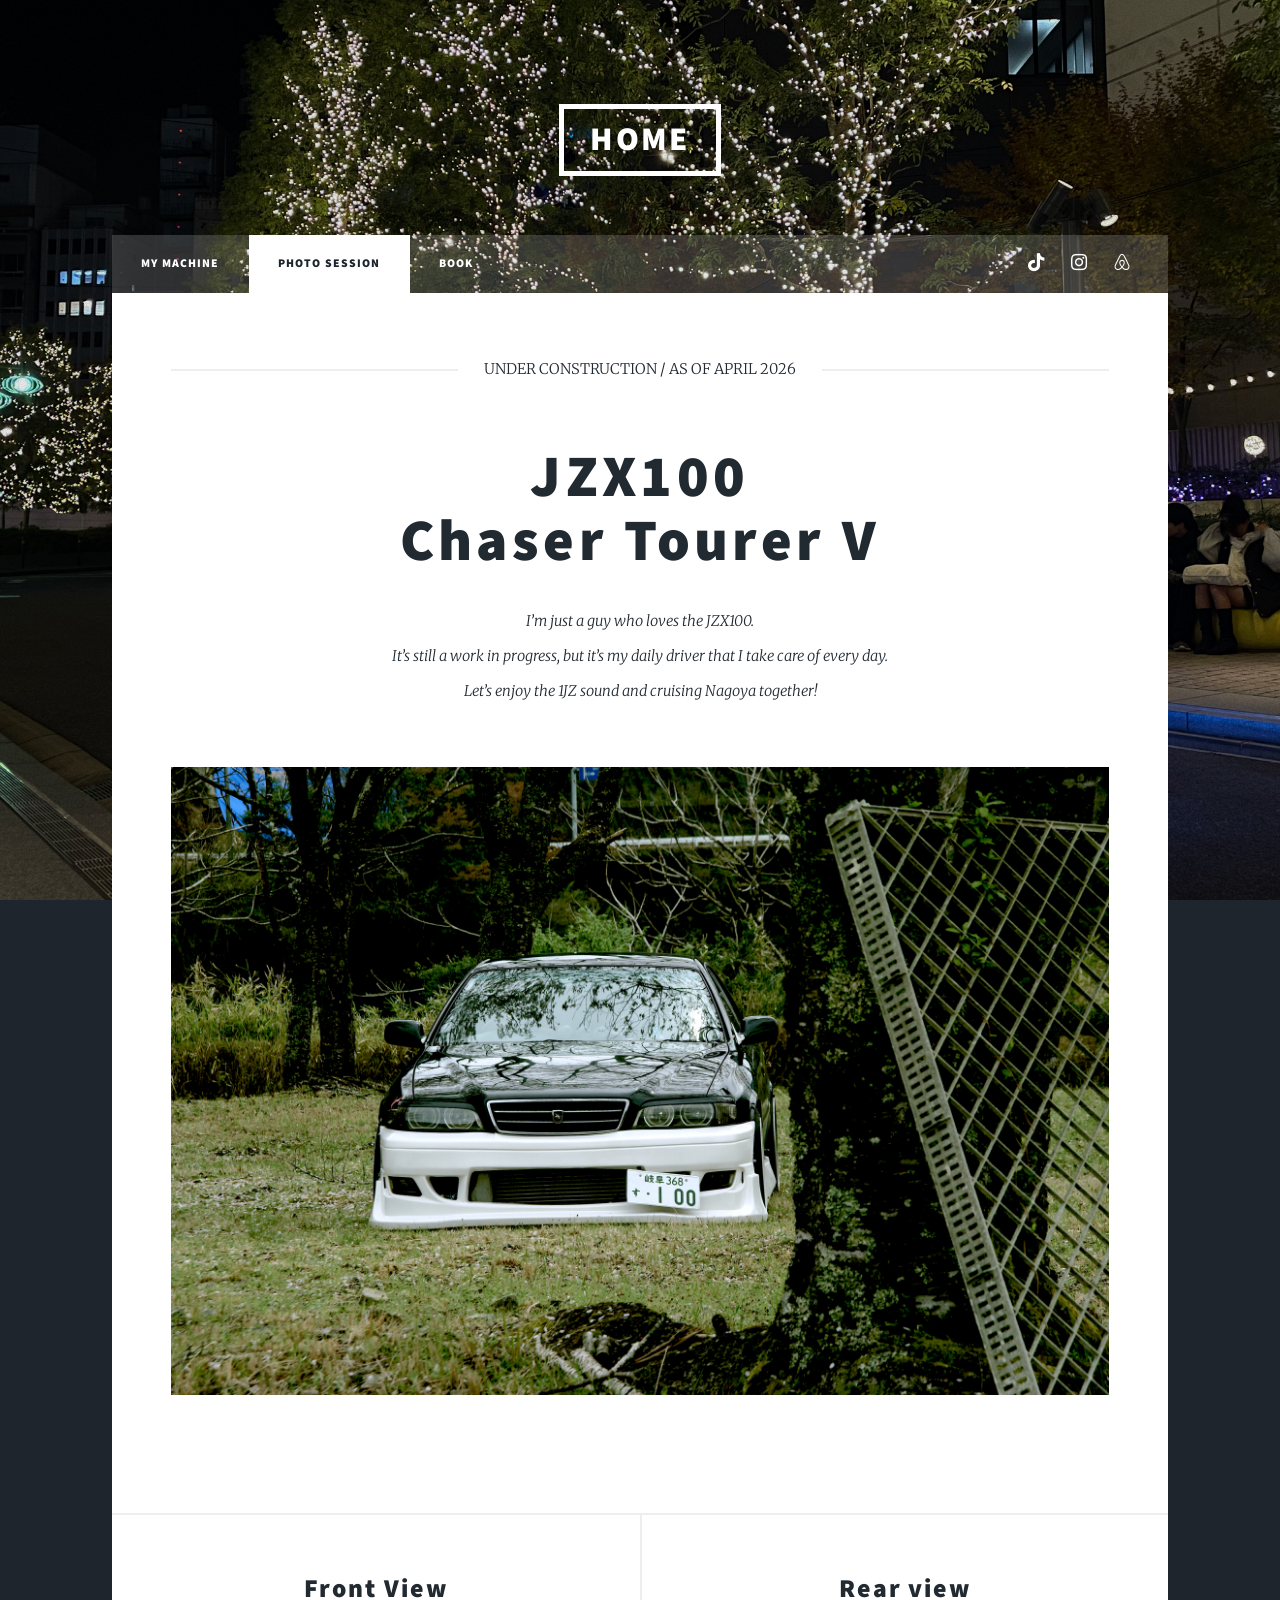
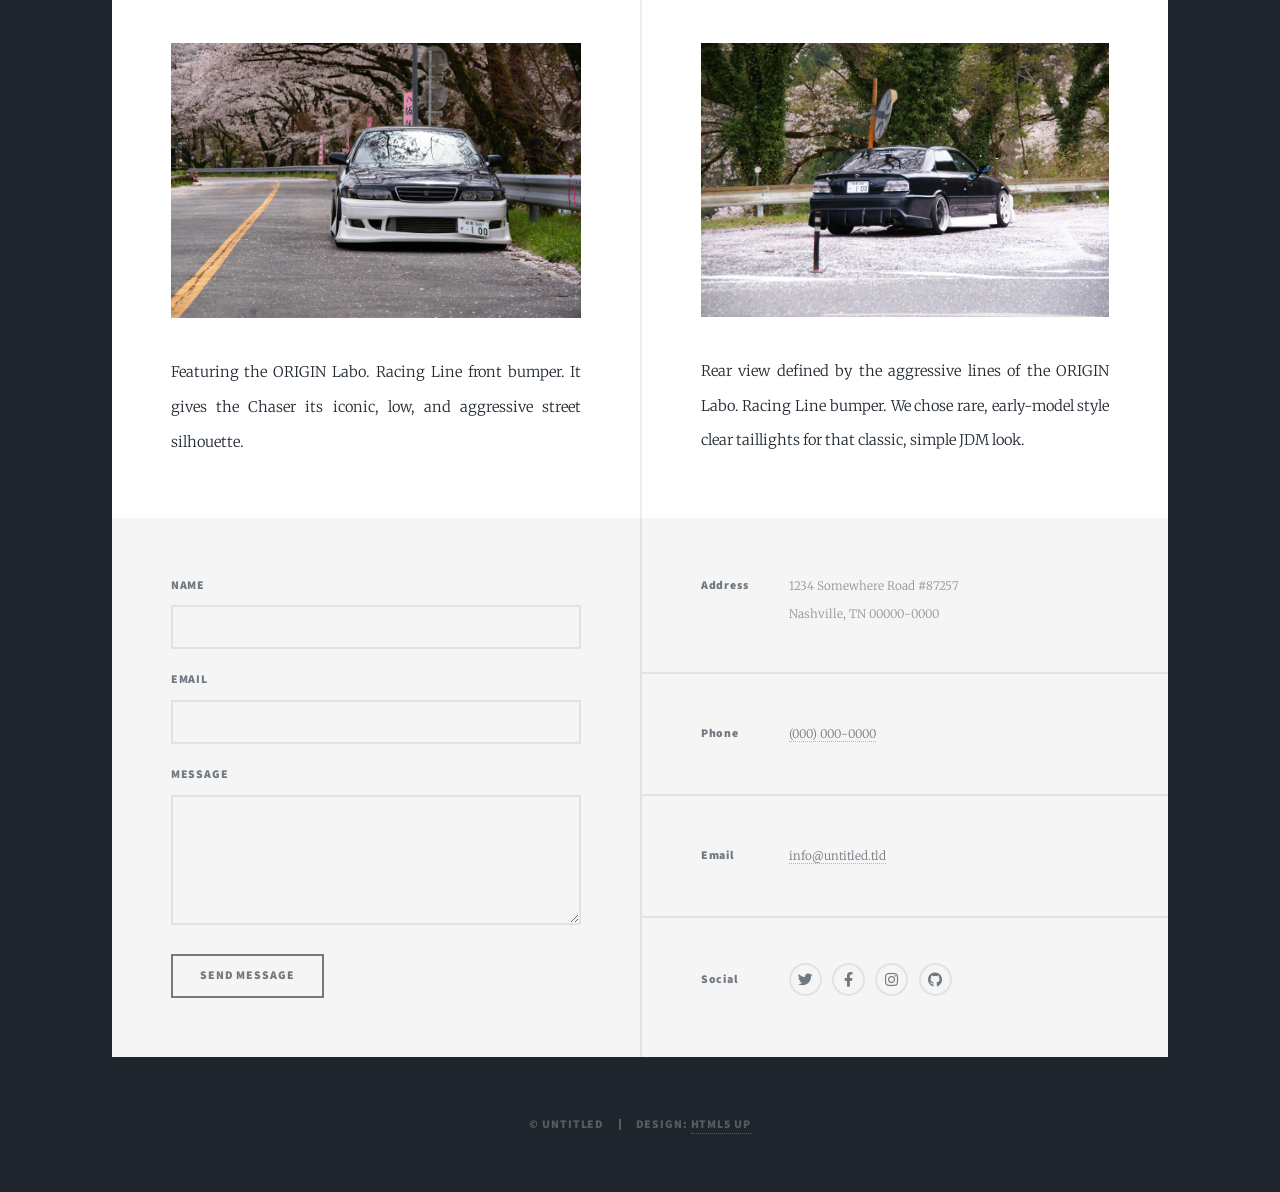
<file: generic.html>
<!DOCTYPE HTML>
<!--
	Massively by HTML5 UP
	html5up.net | @ajlkn
	Free for personal and commercial use under the CCA 3.0 license (html5up.net/license)
-->
<html>
	<head>
		<title>Generic Page - Massively by HTML5 UP</title>
		<meta charset="utf-8" />
		<meta name="viewport" content="width=device-width, initial-scale=1, user-scalable=no" />
		<link rel="stylesheet" href="assets/css/main.css" />
		<noscript><link rel="stylesheet" href="assets/css/noscript.css" /></noscript>
	</head>
	<body class="is-preload">

		<!-- Wrapper -->
			<div id="wrapper">

				<!-- Header -->
					<header id="header">
						<a href="index.html" class="logo">HOME</a>
					</header>

				<!-- Nav -->
					<nav id="nav">
						<ul class="links">
							<li><a href="index.html">MY MACHINE</a></li>
							<li class="active"><a href="generic.html">PHOTO SESSION</a></li>
							<li><a href="elements.html">BOOK</a></li>
						</ul>
						<ul class="icons">
							<li><a href="https://www.tiktok.com/@jzx100_chaser_v?_r=1&_t=ZS-94Nh3w2uHl2" class="icon brands fa-tiktok"><span class="label">TikTok</span></a></li>
    						<li><a href="https://www.instagram.com/jzx100_chaser_v7?igsh=eWtmd2VlcDhoNms1&utm_source=qr" class="icon brands fa-instagram"><span class="label">Instagram</span></a></li>
    						<li><a href="https://www.airbnb.jp/experiences/6938551?s=67&unique_share_id=44b1274b-82cf-4dbd-b92b-be43bf6dc6e4" class="icon brands fa-airbnb"><span class="label">Airbnb</span></a></li>
						</ul>
					</nav>

				<!-- Main -->
					<div id="main">

						<article class="post featured">
							<!-- Post -->
							
								<header class="major">
									<span class="date">UNDER CONSTRUCTION / AS OF APRIL 2026</span>
									<h2><a href="#">JZX100<br />
									Chaser Tourer V</a></h2>
									<p>I’m just a guy who loves the JZX100. <br />It’s still a work in progress, but it’s my daily driver that I take care of every day. <br />Let’s enjoy the 1JZ sound and cruising Nagoya together!
									</p>
								</header>
								<div class="image main"><img src="images/DSC02982.JPG" alt="" /></div>
							
						</article>
						<section class="posts">
							<article>
								<header>
									<h2>Front View</h2>
								</header>
								<div class="image fit">
								<img src="images/DSC03029.JPG" alt="" /></div>
								<p>Featuring the ORIGIN Labo. Racing Line front bumper. It gives the Chaser its iconic, low, and aggressive street silhouette.</p>
							</article>
							<article>
								<header>
									<h2>Rear view</h2>
								</header>
								<a href="#" class="image fit"><img src="images/DSC03043.JPG" alt="" /></a>
								<p>Rear view defined by the aggressive lines of the ORIGIN Labo. Racing Line bumper. We chose rare, early-model style clear taillights for that classic, simple JDM look.</p>
							</article>
						</section>
					</div>

				<!-- Footer -->
					<footer id="footer">
						<section>
							<form method="post" action="#">
								<div class="fields">
									<div class="field">
										<label for="name">Name</label>
										<input type="text" name="name" id="name" />
									</div>
									<div class="field">
										<label for="email">Email</label>
										<input type="text" name="email" id="email" />
									</div>
									<div class="field">
										<label for="message">Message</label>
										<textarea name="message" id="message" rows="3"></textarea>
									</div>
								</div>
								<ul class="actions">
									<li><input type="submit" value="Send Message" /></li>
								</ul>
							</form>
						</section>
						<section class="split contact">
							<section class="alt">
								<h3>Address</h3>
								<p>1234 Somewhere Road #87257<br />
								Nashville, TN 00000-0000</p>
							</section>
							<section>
								<h3>Phone</h3>
								<p><a href="#">(000) 000-0000</a></p>
							</section>
							<section>
								<h3>Email</h3>
								<p><a href="#">info@untitled.tld</a></p>
							</section>
							<section>
								<h3>Social</h3>
								<ul class="icons alt">
									<li><a href="#" class="icon brands alt fa-twitter"><span class="label">Twitter</span></a></li>
									<li><a href="#" class="icon brands alt fa-facebook-f"><span class="label">Facebook</span></a></li>
									<li><a href="#" class="icon brands alt fa-instagram"><span class="label">Instagram</span></a></li>
									<li><a href="#" class="icon brands alt fa-github"><span class="label">GitHub</span></a></li>
								</ul>
							</section>
						</section>
					</footer>

				<!-- Copyright -->
					<div id="copyright">
						<ul><li>&copy; Untitled</li><li>Design: <a href="https://html5up.net">HTML5 UP</a></li></ul>
					</div>

			</div>

		<!-- Scripts -->
			<script src="assets/js/jquery.min.js"></script>
			<script src="assets/js/jquery.scrollex.min.js"></script>
			<script src="assets/js/jquery.scrolly.min.js"></script>
			<script src="assets/js/browser.min.js"></script>
			<script src="assets/js/breakpoints.min.js"></script>
			<script src="assets/js/util.js"></script>
			<script src="assets/js/main.js"></script>

	</body>
</html>
</file>
<file: assets/css/main.css>
@import url(fontawesome-all.min.css);
@import url("https://fonts.googleapis.com/css?family=Merriweather:300,700,300italic,700italic|Source+Sans+Pro:900");

/*
	Massively by HTML5 UP
	html5up.net | @ajlkn
	Free for personal and commercial use under the CCA 3.0 license (html5up.net/license)
*/

html, body, div, span, applet, object,
iframe, h1, h2, h3, h4, h5, h6, p, blockquote,
pre, a, abbr, acronym, address, big, cite,
code, del, dfn, em, img, ins, kbd, q, s, samp,
small, strike, strong, sub, sup, tt, var, b,
u, i, center, dl, dt, dd, ol, ul, li, fieldset,
form, label, legend, table, caption, tbody,
tfoot, thead, tr, th, td, article, aside,
canvas, details, embed, figure, figcaption,
footer, header, hgroup, menu, nav, output, ruby,
section, summary, time, mark, audio, video {
	margin: 0;
	padding: 0;
	border: 0;
	font-size: 100%;
	font: inherit;
	vertical-align: baseline;}

article, aside, details, figcaption, figure,
footer, header, hgroup, menu, nav, section {
	display: block;}

body {
	line-height: 1;
}

ol, ul {
	list-style: none;
}

blockquote, q {
	quotes: none;
}

	blockquote:before, blockquote:after, q:before, q:after {
		content: '';
		content: none;
	}

table {
	border-collapse: collapse;
	border-spacing: 0;
}

body {
	-webkit-text-size-adjust: none;
}

mark {
	background-color: transparent;
	color: inherit;
}

input::-moz-focus-inner {
	border: 0;
	padding: 0;
}

input, select, textarea {
	-moz-appearance: none;
	-webkit-appearance: none;
	-ms-appearance: none;
	appearance: none;
}

/* Basic */

	@-ms-viewport {
		width: device-width;
	}

	body {
		-ms-overflow-style: scrollbar;
	}

	@media screen and (max-width: 480px) {

		html, body {
			min-width: 320px;
		}

	}

	html {
		box-sizing: border-box;
	}

	*, *:before, *:after {
		box-sizing: inherit;
	}

	body {
		background-color: #1e252d;
	}

		body.is-preload *, body.is-preload *:before, body.is-preload *:after {
			-moz-animation: none !important;
			-webkit-animation: none !important;
			-ms-animation: none !important;
			animation: none !important;
			-moz-transition: none !important;
			-webkit-transition: none !important;
			-ms-transition: none !important;
			transition: none !important;
		}

/* Type */

	html {
		font-size: 16pt;
	}

		@media screen and (max-width: 1680px) {

			html {
				font-size: 12pt;
			}

		}

		@media screen and (max-width: 1280px) {

			html {
				font-size: 11pt;
			}

		}

		@media screen and (max-width: 360px) {

			html {
				font-size: 10pt;
			}

		}

	body {
		color: #212931;
	}

	body, input, select, textarea {
		font-family: "Merriweather", Georgia, serif;
		font-weight: 300;
		font-size: 1rem;
		line-height: 2.375;
	}

	a {
		-moz-transition: color 0.2s ease-in-out, background-color 0.2s ease-in-out, border-color 0.2s ease-in-out, box-shadow 0.2s ease-in-out;
		-webkit-transition: color 0.2s ease-in-out, background-color 0.2s ease-in-out, border-color 0.2s ease-in-out, box-shadow 0.2s ease-in-out;
		-ms-transition: color 0.2s ease-in-out, background-color 0.2s ease-in-out, border-color 0.2s ease-in-out, box-shadow 0.2s ease-in-out;
		transition: color 0.2s ease-in-out, background-color 0.2s ease-in-out, border-color 0.2s ease-in-out, box-shadow 0.2s ease-in-out;
		border-bottom: dotted 1px;
		text-decoration: none;
	}

		a:hover {
			border-bottom-color: transparent;
		}

	strong, b {
		font-weight: 600;
	}

	em, i {
		font-style: italic;
	}

	p {
		text-align: justify;
		margin: 0 0 2rem 0;
	}

	h1, h2, h3, h4, h5, h6 {
		font-family: "Source Sans Pro", Helvetica, sans-serif;
		font-weight: 900;
		line-height: 1.5;
		letter-spacing: 0.075em;
		margin: 0 0 1rem 0;
	}

		h1 a, h2 a, h3 a, h4 a, h5 a, h6 a {
			border-bottom: 0;
			color: inherit;
			text-decoration: none;
		}

	h1 {
		font-size: 4rem;
		line-height: 1.1;
		margin: 0 0 2rem 0;
	}

	h2 {
		font-size: 1.75rem;
		line-height: 1.3;
		margin: 0 0 1.5rem 0;
	}

	h3 {
		font-size: 1.25rem;
		margin: 0 0 1.5rem 0;
	}

	h4 {
		font-size: 1rem;
	}

	h5 {
		font-size: 0.9rem;
	}

	h6 {
		font-size: 0.8rem;
	}

	sub {
		font-size: 0.8rem;
		position: relative;
		top: 0.5rem;
	}

	sup {
		font-size: 0.8rem;
		position: relative;
		top: -0.5rem;
	}

	blockquote {
		border-left: solid 4px;
		font-style: italic;
		margin: 0 0 2rem 0;
		padding: 0.5rem 0 0.5rem 2rem;
	}

	code {
		border: solid 2px;
		font-family: "Courier New", monospace;
		font-size: 0.9rem;
		margin: 0 0.25rem;
		padding: 0.25rem 0.65rem;
	}

	pre {
		-webkit-overflow-scrolling: touch;
		font-family: "Courier New", monospace;
		font-size: 0.9rem;
		margin: 0 0 2rem 0;
	}

		pre code {
			display: block;
			line-height: 1.75;
			padding: 1rem 1.5rem;
			overflow-x: auto;
		}

	hr {
		border: 0;
		border-bottom: solid 2px;
		margin: 3rem 0;
	}

		hr.major {
			margin: 5rem 0;
		}

	.align-left {
		text-align: left;
	}

	.align-center {
		text-align: center;
	}

	.align-right {
		text-align: right;
	}

	input, select, textarea {
		color: #212931;
	}

	a {
		color: #212931;
		border-bottom-color: rgba(33, 41, 49, 0.5);
	}

		a:hover {
			border-bottom-color: transparent;
			color: #18bfef !important;
		}

	strong, b {
		color: #212931;
	}

	h1, h2, h3, h4, h5, h6 {
		color: #212931;
	}

	blockquote {
		border-left-color: #eeeeee;
	}

	code {
		background: rgba(220, 220, 220, 0.25);
		border-color: #eeeeee;
	}

	hr {
		border-bottom-color: #eeeeee;
	}

/* Row */

	.row {
		display: flex;
		flex-wrap: wrap;
		box-sizing: border-box;
		align-items: stretch;
	}

		.row > * {
			box-sizing: border-box;
		}

		.row.gtr-uniform > * > :last-child {
			margin-bottom: 0;
		}

		.row.aln-left {
			justify-content: flex-start;
		}

		.row.aln-center {
			justify-content: center;
		}

		.row.aln-right {
			justify-content: flex-end;
		}

		.row.aln-top {
			align-items: flex-start;
		}

		.row.aln-middle {
			align-items: center;
		}

		.row.aln-bottom {
			align-items: flex-end;
		}

		.row > .imp {
			order: -1;
		}

		.row > .col-1 {
			width: 8.33333%;
		}

		.row > .off-1 {
			margin-left: 8.33333%;
		}

		.row > .col-2 {
			width: 16.66667%;
		}

		.row > .off-2 {
			margin-left: 16.66667%;
		}

		.row > .col-3 {
			width: 25%;
		}

		.row > .off-3 {
			margin-left: 25%;
		}

		.row > .col-4 {
			width: 33.33333%;
		}

		.row > .off-4 {
			margin-left: 33.33333%;
		}

		.row > .col-5 {
			width: 41.66667%;
		}

		.row > .off-5 {
			margin-left: 41.66667%;
		}

		.row > .col-6 {
			width: 50%;
		}

		.row > .off-6 {
			margin-left: 50%;
		}

		.row > .col-7 {
			width: 58.33333%;
		}

		.row > .off-7 {
			margin-left: 58.33333%;
		}

		.row > .col-8 {
			width: 66.66667%;
		}

		.row > .off-8 {
			margin-left: 66.66667%;
		}

		.row > .col-9 {
			width: 75%;
		}

		.row > .off-9 {
			margin-left: 75%;
		}

		.row > .col-10 {
			width: 83.33333%;
		}

		.row > .off-10 {
			margin-left: 83.33333%;
		}

		.row > .col-11 {
			width: 91.66667%;
		}

		.row > .off-11 {
			margin-left: 91.66667%;
		}

		.row > .col-12 {
			width: 100%;
		}

		.row > .off-12 {
			margin-left: 100%;
		}

		.row.gtr-0 {
			margin-top: 0;
			margin-left: 0rem;
		}

			.row.gtr-0 > * {
				padding: 0 0 0 0rem;
			}

			.row.gtr-0.gtr-uniform {
				margin-top: 0rem;
			}

				.row.gtr-0.gtr-uniform > * {
					padding-top: 0rem;
				}

		.row.gtr-25 {
			margin-top: 0;
			margin-left: -0.375rem;
		}

			.row.gtr-25 > * {
				padding: 0 0 0 0.375rem;
			}

			.row.gtr-25.gtr-uniform {
				margin-top: -0.375rem;
			}

				.row.gtr-25.gtr-uniform > * {
					padding-top: 0.375rem;
				}

		.row.gtr-50 {
			margin-top: 0;
			margin-left: -0.75rem;
		}

			.row.gtr-50 > * {
				padding: 0 0 0 0.75rem;
			}

			.row.gtr-50.gtr-uniform {
				margin-top: -0.75rem;
			}

				.row.gtr-50.gtr-uniform > * {
					padding-top: 0.75rem;
				}

		.row {
			margin-top: 0;
			margin-left: -1.5rem;
		}

			.row > * {
				padding: 0 0 0 1.5rem;
			}

			.row.gtr-uniform {
				margin-top: -1.5rem;
			}

				.row.gtr-uniform > * {
					padding-top: 1.5rem;
				}

		.row.gtr-150 {
			margin-top: 0;
			margin-left: -2.25rem;
		}

			.row.gtr-150 > * {
				padding: 0 0 0 2.25rem;
			}

			.row.gtr-150.gtr-uniform {
				margin-top: -2.25rem;
			}

				.row.gtr-150.gtr-uniform > * {
					padding-top: 2.25rem;
				}

		.row.gtr-200 {
			margin-top: 0;
			margin-left: -3rem;
		}

			.row.gtr-200 > * {
				padding: 0 0 0 3rem;
			}

			.row.gtr-200.gtr-uniform {
				margin-top: -3rem;
			}

				.row.gtr-200.gtr-uniform > * {
					padding-top: 3rem;
				}

		@media screen and (max-width: 1680px) {

			.row {
				display: flex;
				flex-wrap: wrap;
				box-sizing: border-box;
				align-items: stretch;
			}

				.row > * {
					box-sizing: border-box;
				}

				.row.gtr-uniform > * > :last-child {
					margin-bottom: 0;
				}

				.row.aln-left {
					justify-content: flex-start;
				}

				.row.aln-center {
					justify-content: center;
				}

				.row.aln-right {
					justify-content: flex-end;
				}

				.row.aln-top {
					align-items: flex-start;
				}

				.row.aln-middle {
					align-items: center;
				}

				.row.aln-bottom {
					align-items: flex-end;
				}

				.row > .imp-xlarge {
					order: -1;
				}

				.row > .col-1-xlarge {
					width: 8.33333%;
				}

				.row > .off-1-xlarge {
					margin-left: 8.33333%;
				}

				.row > .col-2-xlarge {
					width: 16.66667%;
				}

				.row > .off-2-xlarge {
					margin-left: 16.66667%;
				}

				.row > .col-3-xlarge {
					width: 25%;
				}

				.row > .off-3-xlarge {
					margin-left: 25%;
				}

				.row > .col-4-xlarge {
					width: 33.33333%;
				}

				.row > .off-4-xlarge {
					margin-left: 33.33333%;
				}

				.row > .col-5-xlarge {
					width: 41.66667%;
				}

				.row > .off-5-xlarge {
					margin-left: 41.66667%;
				}

				.row > .col-6-xlarge {
					width: 50%;
				}

				.row > .off-6-xlarge {
					margin-left: 50%;
				}

				.row > .col-7-xlarge {
					width: 58.33333%;
				}

				.row > .off-7-xlarge {
					margin-left: 58.33333%;
				}

				.row > .col-8-xlarge {
					width: 66.66667%;
				}

				.row > .off-8-xlarge {
					margin-left: 66.66667%;
				}

				.row > .col-9-xlarge {
					width: 75%;
				}

				.row > .off-9-xlarge {
					margin-left: 75%;
				}

				.row > .col-10-xlarge {
					width: 83.33333%;
				}

				.row > .off-10-xlarge {
					margin-left: 83.33333%;
				}

				.row > .col-11-xlarge {
					width: 91.66667%;
				}

				.row > .off-11-xlarge {
					margin-left: 91.66667%;
				}

				.row > .col-12-xlarge {
					width: 100%;
				}

				.row > .off-12-xlarge {
					margin-left: 100%;
				}

				.row.gtr-0 {
					margin-top: 0;
					margin-left: 0rem;
				}

					.row.gtr-0 > * {
						padding: 0 0 0 0rem;
					}

					.row.gtr-0.gtr-uniform {
						margin-top: 0rem;
					}

						.row.gtr-0.gtr-uniform > * {
							padding-top: 0rem;
						}

				.row.gtr-25 {
					margin-top: 0;
					margin-left: -0.375rem;
				}

					.row.gtr-25 > * {
						padding: 0 0 0 0.375rem;
					}

					.row.gtr-25.gtr-uniform {
						margin-top: -0.375rem;
					}

						.row.gtr-25.gtr-uniform > * {
							padding-top: 0.375rem;
						}

				.row.gtr-50 {
					margin-top: 0;
					margin-left: -0.75rem;
				}

					.row.gtr-50 > * {
						padding: 0 0 0 0.75rem;
					}

					.row.gtr-50.gtr-uniform {
						margin-top: -0.75rem;
					}

						.row.gtr-50.gtr-uniform > * {
							padding-top: 0.75rem;
						}

				.row {
					margin-top: 0;
					margin-left: -1.5rem;
				}

					.row > * {
						padding: 0 0 0 1.5rem;
					}

					.row.gtr-uniform {
						margin-top: -1.5rem;
					}

						.row.gtr-uniform > * {
							padding-top: 1.5rem;
						}

				.row.gtr-150 {
					margin-top: 0;
					margin-left: -2.25rem;
				}

					.row.gtr-150 > * {
						padding: 0 0 0 2.25rem;
					}

					.row.gtr-150.gtr-uniform {
						margin-top: -2.25rem;
					}

						.row.gtr-150.gtr-uniform > * {
							padding-top: 2.25rem;
						}

				.row.gtr-200 {
					margin-top: 0;
					margin-left: -3rem;
				}

					.row.gtr-200 > * {
						padding: 0 0 0 3rem;
					}

					.row.gtr-200.gtr-uniform {
						margin-top: -3rem;
					}

						.row.gtr-200.gtr-uniform > * {
							padding-top: 3rem;
						}

		}

		@media screen and (max-width: 1280px) {

			.row {
				display: flex;
				flex-wrap: wrap;
				box-sizing: border-box;
				align-items: stretch;
			}

				.row > * {
					box-sizing: border-box;
				}

				.row.gtr-uniform > * > :last-child {
					margin-bottom: 0;
				}

				.row.aln-left {
					justify-content: flex-start;
				}

				.row.aln-center {
					justify-content: center;
				}

				.row.aln-right {
					justify-content: flex-end;
				}

				.row.aln-top {
					align-items: flex-start;
				}

				.row.aln-middle {
					align-items: center;
				}

				.row.aln-bottom {
					align-items: flex-end;
				}

				.row > .imp-large {
					order: -1;
				}

				.row > .col-1-large {
					width: 8.33333%;
				}

				.row > .off-1-large {
					margin-left: 8.33333%;
				}

				.row > .col-2-large {
					width: 16.66667%;
				}

				.row > .off-2-large {
					margin-left: 16.66667%;
				}

				.row > .col-3-large {
					width: 25%;
				}

				.row > .off-3-large {
					margin-left: 25%;
				}

				.row > .col-4-large {
					width: 33.33333%;
				}

				.row > .off-4-large {
					margin-left: 33.33333%;
				}

				.row > .col-5-large {
					width: 41.66667%;
				}

				.row > .off-5-large {
					margin-left: 41.66667%;
				}

				.row > .col-6-large {
					width: 50%;
				}

				.row > .off-6-large {
					margin-left: 50%;
				}

				.row > .col-7-large {
					width: 58.33333%;
				}

				.row > .off-7-large {
					margin-left: 58.33333%;
				}

				.row > .col-8-large {
					width: 66.66667%;
				}

				.row > .off-8-large {
					margin-left: 66.66667%;
				}

				.row > .col-9-large {
					width: 75%;
				}

				.row > .off-9-large {
					margin-left: 75%;
				}

				.row > .col-10-large {
					width: 83.33333%;
				}

				.row > .off-10-large {
					margin-left: 83.33333%;
				}

				.row > .col-11-large {
					width: 91.66667%;
				}

				.row > .off-11-large {
					margin-left: 91.66667%;
				}

				.row > .col-12-large {
					width: 100%;
				}

				.row > .off-12-large {
					margin-left: 100%;
				}

				.row.gtr-0 {
					margin-top: 0;
					margin-left: 0rem;
				}

					.row.gtr-0 > * {
						padding: 0 0 0 0rem;
					}

					.row.gtr-0.gtr-uniform {
						margin-top: 0rem;
					}

						.row.gtr-0.gtr-uniform > * {
							padding-top: 0rem;
						}

				.row.gtr-25 {
					margin-top: 0;
					margin-left: -0.375rem;
				}

					.row.gtr-25 > * {
						padding: 0 0 0 0.375rem;
					}

					.row.gtr-25.gtr-uniform {
						margin-top: -0.375rem;
					}

						.row.gtr-25.gtr-uniform > * {
							padding-top: 0.375rem;
						}

				.row.gtr-50 {
					margin-top: 0;
					margin-left: -0.75rem;
				}

					.row.gtr-50 > * {
						padding: 0 0 0 0.75rem;
					}

					.row.gtr-50.gtr-uniform {
						margin-top: -0.75rem;
					}

						.row.gtr-50.gtr-uniform > * {
							padding-top: 0.75rem;
						}

				.row {
					margin-top: 0;
					margin-left: -1.5rem;
				}

					.row > * {
						padding: 0 0 0 1.5rem;
					}

					.row.gtr-uniform {
						margin-top: -1.5rem;
					}

						.row.gtr-uniform > * {
							padding-top: 1.5rem;
						}

				.row.gtr-150 {
					margin-top: 0;
					margin-left: -2.25rem;
				}

					.row.gtr-150 > * {
						padding: 0 0 0 2.25rem;
					}

					.row.gtr-150.gtr-uniform {
						margin-top: -2.25rem;
					}

						.row.gtr-150.gtr-uniform > * {
							padding-top: 2.25rem;
						}

				.row.gtr-200 {
					margin-top: 0;
					margin-left: -3rem;
				}

					.row.gtr-200 > * {
						padding: 0 0 0 3rem;
					}

					.row.gtr-200.gtr-uniform {
						margin-top: -3rem;
					}

						.row.gtr-200.gtr-uniform > * {
							padding-top: 3rem;
						}

		}

		@media screen and (max-width: 980px) {

			.row {
				display: flex;
				flex-wrap: wrap;
				box-sizing: border-box;
				align-items: stretch;
			}

				.row > * {
					box-sizing: border-box;
				}

				.row.gtr-uniform > * > :last-child {
					margin-bottom: 0;
				}

				.row.aln-left {
					justify-content: flex-start;
				}

				.row.aln-center {
					justify-content: center;
				}

				.row.aln-right {
					justify-content: flex-end;
				}

				.row.aln-top {
					align-items: flex-start;
				}

				.row.aln-middle {
					align-items: center;
				}

				.row.aln-bottom {
					align-items: flex-end;
				}

				.row > .imp-medium {
					order: -1;
				}

				.row > .col-1-medium {
					width: 8.33333%;
				}

				.row > .off-1-medium {
					margin-left: 8.33333%;
				}

				.row > .col-2-medium {
					width: 16.66667%;
				}

				.row > .off-2-medium {
					margin-left: 16.66667%;
				}

				.row > .col-3-medium {
					width: 25%;
				}

				.row > .off-3-medium {
					margin-left: 25%;
				}

				.row > .col-4-medium {
					width: 33.33333%;
				}

				.row > .off-4-medium {
					margin-left: 33.33333%;
				}

				.row > .col-5-medium {
					width: 41.66667%;
				}

				.row > .off-5-medium {
					margin-left: 41.66667%;
				}

				.row > .col-6-medium {
					width: 50%;
				}

				.row > .off-6-medium {
					margin-left: 50%;
				}

				.row > .col-7-medium {
					width: 58.33333%;
				}

				.row > .off-7-medium {
					margin-left: 58.33333%;
				}

				.row > .col-8-medium {
					width: 66.66667%;
				}

				.row > .off-8-medium {
					margin-left: 66.66667%;
				}

				.row > .col-9-medium {
					width: 75%;
				}

				.row > .off-9-medium {
					margin-left: 75%;
				}

				.row > .col-10-medium {
					width: 83.33333%;
				}

				.row > .off-10-medium {
					margin-left: 83.33333%;
				}

				.row > .col-11-medium {
					width: 91.66667%;
				}

				.row > .off-11-medium {
					margin-left: 91.66667%;
				}

				.row > .col-12-medium {
					width: 100%;
				}

				.row > .off-12-medium {
					margin-left: 100%;
				}

				.row.gtr-0 {
					margin-top: 0;
					margin-left: 0rem;
				}

					.row.gtr-0 > * {
						padding: 0 0 0 0rem;
					}

					.row.gtr-0.gtr-uniform {
						margin-top: 0rem;
					}

						.row.gtr-0.gtr-uniform > * {
							padding-top: 0rem;
						}

				.row.gtr-25 {
					margin-top: 0;
					margin-left: -0.375rem;
				}

					.row.gtr-25 > * {
						padding: 0 0 0 0.375rem;
					}

					.row.gtr-25.gtr-uniform {
						margin-top: -0.375rem;
					}

						.row.gtr-25.gtr-uniform > * {
							padding-top: 0.375rem;
						}

				.row.gtr-50 {
					margin-top: 0;
					margin-left: -0.75rem;
				}

					.row.gtr-50 > * {
						padding: 0 0 0 0.75rem;
					}

					.row.gtr-50.gtr-uniform {
						margin-top: -0.75rem;
					}

						.row.gtr-50.gtr-uniform > * {
							padding-top: 0.75rem;
						}

				.row {
					margin-top: 0;
					margin-left: -1.5rem;
				}

					.row > * {
						padding: 0 0 0 1.5rem;
					}

					.row.gtr-uniform {
						margin-top: -1.5rem;
					}

						.row.gtr-uniform > * {
							padding-top: 1.5rem;
						}

				.row.gtr-150 {
					margin-top: 0;
					margin-left: -2.25rem;
				}

					.row.gtr-150 > * {
						padding: 0 0 0 2.25rem;
					}

					.row.gtr-150.gtr-uniform {
						margin-top: -2.25rem;
					}

						.row.gtr-150.gtr-uniform > * {
							padding-top: 2.25rem;
						}

				.row.gtr-200 {
					margin-top: 0;
					margin-left: -3rem;
				}

					.row.gtr-200 > * {
						padding: 0 0 0 3rem;
					}

					.row.gtr-200.gtr-uniform {
						margin-top: -3rem;
					}

						.row.gtr-200.gtr-uniform > * {
							padding-top: 3rem;
						}

		}

		@media screen and (max-width: 736px) {

			.row {
				display: flex;
				flex-wrap: wrap;
				box-sizing: border-box;
				align-items: stretch;
			}

				.row > * {
					box-sizing: border-box;
				}

				.row.gtr-uniform > * > :last-child {
					margin-bottom: 0;
				}

				.row.aln-left {
					justify-content: flex-start;
				}

				.row.aln-center {
					justify-content: center;
				}

				.row.aln-right {
					justify-content: flex-end;
				}

				.row.aln-top {
					align-items: flex-start;
				}

				.row.aln-middle {
					align-items: center;
				}

				.row.aln-bottom {
					align-items: flex-end;
				}

				.row > .imp-small {
					order: -1;
				}

				.row > .col-1-small {
					width: 8.33333%;
				}

				.row > .off-1-small {
					margin-left: 8.33333%;
				}

				.row > .col-2-small {
					width: 16.66667%;
				}

				.row > .off-2-small {
					margin-left: 16.66667%;
				}

				.row > .col-3-small {
					width: 25%;
				}

				.row > .off-3-small {
					margin-left: 25%;
				}

				.row > .col-4-small {
					width: 33.33333%;
				}

				.row > .off-4-small {
					margin-left: 33.33333%;
				}

				.row > .col-5-small {
					width: 41.66667%;
				}

				.row > .off-5-small {
					margin-left: 41.66667%;
				}

				.row > .col-6-small {
					width: 50%;
				}

				.row > .off-6-small {
					margin-left: 50%;
				}

				.row > .col-7-small {
					width: 58.33333%;
				}

				.row > .off-7-small {
					margin-left: 58.33333%;
				}

				.row > .col-8-small {
					width: 66.66667%;
				}

				.row > .off-8-small {
					margin-left: 66.66667%;
				}

				.row > .col-9-small {
					width: 75%;
				}

				.row > .off-9-small {
					margin-left: 75%;
				}

				.row > .col-10-small {
					width: 83.33333%;
				}

				.row > .off-10-small {
					margin-left: 83.33333%;
				}

				.row > .col-11-small {
					width: 91.66667%;
				}

				.row > .off-11-small {
					margin-left: 91.66667%;
				}

				.row > .col-12-small {
					width: 100%;
				}

				.row > .off-12-small {
					margin-left: 100%;
				}

				.row.gtr-0 {
					margin-top: 0;
					margin-left: 0rem;
				}

					.row.gtr-0 > * {
						padding: 0 0 0 0rem;
					}

					.row.gtr-0.gtr-uniform {
						margin-top: 0rem;
					}

						.row.gtr-0.gtr-uniform > * {
							padding-top: 0rem;
						}

				.row.gtr-25 {
					margin-top: 0;
					margin-left: -0.375rem;
				}

					.row.gtr-25 > * {
						padding: 0 0 0 0.375rem;
					}

					.row.gtr-25.gtr-uniform {
						margin-top: -0.375rem;
					}

						.row.gtr-25.gtr-uniform > * {
							padding-top: 0.375rem;
						}

				.row.gtr-50 {
					margin-top: 0;
					margin-left: -0.75rem;
				}

					.row.gtr-50 > * {
						padding: 0 0 0 0.75rem;
					}

					.row.gtr-50.gtr-uniform {
						margin-top: -0.75rem;
					}

						.row.gtr-50.gtr-uniform > * {
							padding-top: 0.75rem;
						}

				.row {
					margin-top: 0;
					margin-left: -1.5rem;
				}

					.row > * {
						padding: 0 0 0 1.5rem;
					}

					.row.gtr-uniform {
						margin-top: -1.5rem;
					}

						.row.gtr-uniform > * {
							padding-top: 1.5rem;
						}

				.row.gtr-150 {
					margin-top: 0;
					margin-left: -2.25rem;
				}

					.row.gtr-150 > * {
						padding: 0 0 0 2.25rem;
					}

					.row.gtr-150.gtr-uniform {
						margin-top: -2.25rem;
					}

						.row.gtr-150.gtr-uniform > * {
							padding-top: 2.25rem;
						}

				.row.gtr-200 {
					margin-top: 0;
					margin-left: -3rem;
				}

					.row.gtr-200 > * {
						padding: 0 0 0 3rem;
					}

					.row.gtr-200.gtr-uniform {
						margin-top: -3rem;
					}

						.row.gtr-200.gtr-uniform > * {
							padding-top: 3rem;
						}

		}

		@media screen and (max-width: 480px) {

			.row {
				display: flex;
				flex-wrap: wrap;
				box-sizing: border-box;
				align-items: stretch;
			}

				.row > * {
					box-sizing: border-box;
				}

				.row.gtr-uniform > * > :last-child {
					margin-bottom: 0;
				}

				.row.aln-left {
					justify-content: flex-start;
				}

				.row.aln-center {
					justify-content: center;
				}

				.row.aln-right {
					justify-content: flex-end;
				}

				.row.aln-top {
					align-items: flex-start;
				}

				.row.aln-middle {
					align-items: center;
				}

				.row.aln-bottom {
					align-items: flex-end;
				}

				.row > .imp-xsmall {
					order: -1;
				}

				.row > .col-1-xsmall {
					width: 8.33333%;
				}

				.row > .off-1-xsmall {
					margin-left: 8.33333%;
				}

				.row > .col-2-xsmall {
					width: 16.66667%;
				}

				.row > .off-2-xsmall {
					margin-left: 16.66667%;
				}

				.row > .col-3-xsmall {
					width: 25%;
				}

				.row > .off-3-xsmall {
					margin-left: 25%;
				}

				.row > .col-4-xsmall {
					width: 33.33333%;
				}

				.row > .off-4-xsmall {
					margin-left: 33.33333%;
				}

				.row > .col-5-xsmall {
					width: 41.66667%;
				}

				.row > .off-5-xsmall {
					margin-left: 41.66667%;
				}

				.row > .col-6-xsmall {
					width: 50%;
				}

				.row > .off-6-xsmall {
					margin-left: 50%;
				}

				.row > .col-7-xsmall {
					width: 58.33333%;
				}

				.row > .off-7-xsmall {
					margin-left: 58.33333%;
				}

				.row > .col-8-xsmall {
					width: 66.66667%;
				}

				.row > .off-8-xsmall {
					margin-left: 66.66667%;
				}

				.row > .col-9-xsmall {
					width: 75%;
				}

				.row > .off-9-xsmall {
					margin-left: 75%;
				}

				.row > .col-10-xsmall {
					width: 83.33333%;
				}

				.row > .off-10-xsmall {
					margin-left: 83.33333%;
				}

				.row > .col-11-xsmall {
					width: 91.66667%;
				}

				.row > .off-11-xsmall {
					margin-left: 91.66667%;
				}

				.row > .col-12-xsmall {
					width: 100%;
				}

				.row > .off-12-xsmall {
					margin-left: 100%;
				}

				.row.gtr-0 {
					margin-top: 0;
					margin-left: 0rem;
				}

					.row.gtr-0 > * {
						padding: 0 0 0 0rem;
					}

					.row.gtr-0.gtr-uniform {
						margin-top: 0rem;
					}

						.row.gtr-0.gtr-uniform > * {
							padding-top: 0rem;
						}

				.row.gtr-25 {
					margin-top: 0;
					margin-left: -0.375rem;
				}

					.row.gtr-25 > * {
						padding: 0 0 0 0.375rem;
					}

					.row.gtr-25.gtr-uniform {
						margin-top: -0.375rem;
					}

						.row.gtr-25.gtr-uniform > * {
							padding-top: 0.375rem;
						}

				.row.gtr-50 {
					margin-top: 0;
					margin-left: -0.75rem;
				}

					.row.gtr-50 > * {
						padding: 0 0 0 0.75rem;
					}

					.row.gtr-50.gtr-uniform {
						margin-top: -0.75rem;
					}

						.row.gtr-50.gtr-uniform > * {
							padding-top: 0.75rem;
						}

				.row {
					margin-top: 0;
					margin-left: -1.5rem;
				}

					.row > * {
						padding: 0 0 0 1.5rem;
					}

					.row.gtr-uniform {
						margin-top: -1.5rem;
					}

						.row.gtr-uniform > * {
							padding-top: 1.5rem;
						}

				.row.gtr-150 {
					margin-top: 0;
					margin-left: -2.25rem;
				}

					.row.gtr-150 > * {
						padding: 0 0 0 2.25rem;
					}

					.row.gtr-150.gtr-uniform {
						margin-top: -2.25rem;
					}

						.row.gtr-150.gtr-uniform > * {
							padding-top: 2.25rem;
						}

				.row.gtr-200 {
					margin-top: 0;
					margin-left: -3rem;
				}

					.row.gtr-200 > * {
						padding: 0 0 0 3rem;
					}

					.row.gtr-200.gtr-uniform {
						margin-top: -3rem;
					}

						.row.gtr-200.gtr-uniform > * {
							padding-top: 3rem;
						}

		}

		@media screen and (max-width: 360px) {

			.row {
				display: flex;
				flex-wrap: wrap;
				box-sizing: border-box;
				align-items: stretch;
			}

				.row > * {
					box-sizing: border-box;
				}

				.row.gtr-uniform > * > :last-child {
					margin-bottom: 0;
				}

				.row.aln-left {
					justify-content: flex-start;
				}

				.row.aln-center {
					justify-content: center;
				}

				.row.aln-right {
					justify-content: flex-end;
				}

				.row.aln-top {
					align-items: flex-start;
				}

				.row.aln-middle {
					align-items: center;
				}

				.row.aln-bottom {
					align-items: flex-end;
				}

				.row > .imp-xxsmall {
					order: -1;
				}

				.row > .col-1-xxsmall {
					width: 8.33333%;
				}

				.row > .off-1-xxsmall {
					margin-left: 8.33333%;
				}

				.row > .col-2-xxsmall {
					width: 16.66667%;
				}

				.row > .off-2-xxsmall {
					margin-left: 16.66667%;
				}

				.row > .col-3-xxsmall {
					width: 25%;
				}

				.row > .off-3-xxsmall {
					margin-left: 25%;
				}

				.row > .col-4-xxsmall {
					width: 33.33333%;
				}

				.row > .off-4-xxsmall {
					margin-left: 33.33333%;
				}

				.row > .col-5-xxsmall {
					width: 41.66667%;
				}

				.row > .off-5-xxsmall {
					margin-left: 41.66667%;
				}

				.row > .col-6-xxsmall {
					width: 50%;
				}

				.row > .off-6-xxsmall {
					margin-left: 50%;
				}

				.row > .col-7-xxsmall {
					width: 58.33333%;
				}

				.row > .off-7-xxsmall {
					margin-left: 58.33333%;
				}

				.row > .col-8-xxsmall {
					width: 66.66667%;
				}

				.row > .off-8-xxsmall {
					margin-left: 66.66667%;
				}

				.row > .col-9-xxsmall {
					width: 75%;
				}

				.row > .off-9-xxsmall {
					margin-left: 75%;
				}

				.row > .col-10-xxsmall {
					width: 83.33333%;
				}

				.row > .off-10-xxsmall {
					margin-left: 83.33333%;
				}

				.row > .col-11-xxsmall {
					width: 91.66667%;
				}

				.row > .off-11-xxsmall {
					margin-left: 91.66667%;
				}

				.row > .col-12-xxsmall {
					width: 100%;
				}

				.row > .off-12-xxsmall {
					margin-left: 100%;
				}

				.row.gtr-0 {
					margin-top: 0;
					margin-left: 0rem;
				}

					.row.gtr-0 > * {
						padding: 0 0 0 0rem;
					}

					.row.gtr-0.gtr-uniform {
						margin-top: 0rem;
					}

						.row.gtr-0.gtr-uniform > * {
							padding-top: 0rem;
						}

				.row.gtr-25 {
					margin-top: 0;
					margin-left: -0.375rem;
				}

					.row.gtr-25 > * {
						padding: 0 0 0 0.375rem;
					}

					.row.gtr-25.gtr-uniform {
						margin-top: -0.375rem;
					}

						.row.gtr-25.gtr-uniform > * {
							padding-top: 0.375rem;
						}

				.row.gtr-50 {
					margin-top: 0;
					margin-left: -0.75rem;
				}

					.row.gtr-50 > * {
						padding: 0 0 0 0.75rem;
					}

					.row.gtr-50.gtr-uniform {
						margin-top: -0.75rem;
					}

						.row.gtr-50.gtr-uniform > * {
							padding-top: 0.75rem;
						}

				.row {
					margin-top: 0;
					margin-left: -1.5rem;
				}

					.row > * {
						padding: 0 0 0 1.5rem;
					}

					.row.gtr-uniform {
						margin-top: -1.5rem;
					}

						.row.gtr-uniform > * {
							padding-top: 1.5rem;
						}

				.row.gtr-150 {
					margin-top: 0;
					margin-left: -2.25rem;
				}

					.row.gtr-150 > * {
						padding: 0 0 0 2.25rem;
					}

					.row.gtr-150.gtr-uniform {
						margin-top: -2.25rem;
					}

						.row.gtr-150.gtr-uniform > * {
							padding-top: 2.25rem;
						}

				.row.gtr-200 {
					margin-top: 0;
					margin-left: -3rem;
				}

					.row.gtr-200 > * {
						padding: 0 0 0 3rem;
					}

					.row.gtr-200.gtr-uniform {
						margin-top: -3rem;
					}

						.row.gtr-200.gtr-uniform > * {
							padding-top: 3rem;
						}

		}

/* Box */

	.box {
		border: solid 2px;
		margin-bottom: 2rem;
		padding: 1.5rem;
	}

		.box > :last-child,
		.box > :last-child > :last-child,
		.box > :last-child > :last-child > :last-child {
			margin-bottom: 0;
		}

		.box.alt {
			border: 0;
			border-radius: 0;
			padding: 0;
		}

	.box {
		border-color: #eeeeee;
	}

/* Button */

	input[type="submit"],
	input[type="reset"],
	input[type="button"],
	button,
	.button {
		-moz-appearance: none;
		-webkit-appearance: none;
		-ms-appearance: none;
		appearance: none;
		-moz-transition: background-color 0.2s ease-in-out, box-shadow 0.2s ease-in-out, color 0.2s ease-in-out;
		-webkit-transition: background-color 0.2s ease-in-out, box-shadow 0.2s ease-in-out, color 0.2s ease-in-out;
		-ms-transition: background-color 0.2s ease-in-out, box-shadow 0.2s ease-in-out, color 0.2s ease-in-out;
		transition: background-color 0.2s ease-in-out, box-shadow 0.2s ease-in-out, color 0.2s ease-in-out;
		border: 0;
		border-radius: 0;
		cursor: pointer;
		display: inline-block;
		font-family: "Source Sans Pro", Helvetica, sans-serif;
		font-size: 0.8rem;
		font-weight: 900;
		letter-spacing: 0.075em;
		height: 3rem;
		line-height: 3rem;
		padding: 0 2rem;
		text-align: center;
		text-decoration: none;
		text-transform: uppercase;
		white-space: nowrap;
	}

		input[type="submit"].icon:before,
		input[type="reset"].icon:before,
		input[type="button"].icon:before,
		button.icon:before,
		.button.icon:before {
			margin-right: 0.5rem;
		}

		input[type="submit"].icon.solo,
		input[type="reset"].icon.solo,
		input[type="button"].icon.solo,
		button.icon.solo,
		.button.icon.solo {
			position: relative;
			width: 4rem;
			height: 4rem;
			line-height: 4rem;
			border-radius: 4rem;
			text-indent: 4rem;
			overflow: hidden;
			padding: 0;
			white-space: nowrap;
		}

			input[type="submit"].icon.solo:before,
			input[type="reset"].icon.solo:before,
			input[type="button"].icon.solo:before,
			button.icon.solo:before,
			.button.icon.solo:before {
				position: absolute;
				display: block;
				top: 0;
				left: 0;
				width: inherit;
				height: inherit;
				line-height: inherit;
				font-size: 1.25rem;
				margin-right: 0;
				text-align: center;
				text-indent: 0;
			}

		input[type="submit"].fit,
		input[type="reset"].fit,
		input[type="button"].fit,
		button.fit,
		.button.fit {
			width: 100%;
		}

		input[type="submit"].small,
		input[type="reset"].small,
		input[type="button"].small,
		button.small,
		.button.small {
			font-size: 0.7rem;
			height: 2.5rem;
			line-height: 2.5rem;
			padding: 0 1.5rem;
		}

		input[type="submit"].large,
		input[type="reset"].large,
		input[type="button"].large,
		button.large,
		.button.large {
			font-size: 0.9rem;
			height: 3.5rem;
			line-height: 3.5rem;
			padding: 0 2.75rem;
		}

		@media screen and (max-width: 980px) {

			input[type="submit"],
			input[type="reset"],
			input[type="button"],
			button,
			.button {
				font-size: 0.9rem;
				height: 3.25rem;
				line-height: 3.25rem;
			}

				input[type="submit"].large,
				input[type="reset"].large,
				input[type="button"].large,
				button.large,
				.button.large {
					font-size: 1rem;
					height: 3.75rem;
					line-height: 3.75rem;
				}

		}

		input[type="submit"].disabled, input[type="submit"]:disabled,
		input[type="reset"].disabled,
		input[type="reset"]:disabled,
		input[type="button"].disabled,
		input[type="button"]:disabled,
		button.disabled,
		button:disabled,
		.button.disabled,
		.button:disabled {
			pointer-events: none;
			opacity: 0.25;
		}

	input[type="submit"],
	input[type="reset"],
	input[type="button"],
	button,
	.button {
		background-color: transparent;
		box-shadow: inset 0 0 0 2px #212931;
		color: #212931 !important;
	}

		input[type="submit"]:hover,
		input[type="reset"]:hover,
		input[type="button"]:hover,
		button:hover,
		.button:hover {
			box-shadow: inset 0 0 0 2px #18bfef;
			color: #18bfef !important;
		}

		input[type="submit"].primary,
		input[type="reset"].primary,
		input[type="button"].primary,
		button.primary,
		.button.primary {
			background-color: #212931;
			box-shadow: none;
			color: #ffffff !important;
		}

			input[type="submit"].primary:hover,
			input[type="reset"].primary:hover,
			input[type="button"].primary:hover,
			button.primary:hover,
			.button.primary:hover {
				background-color: #18bfef;
			}

/* Form */

	form {
		margin: 0 0 2rem 0;
	}

		form > :last-child {
			margin-bottom: 0;
		}

		form > .fields {
			display: -moz-flex;
			display: -webkit-flex;
			display: -ms-flex;
			display: flex;
			-moz-flex-wrap: wrap;
			-webkit-flex-wrap: wrap;
			-ms-flex-wrap: wrap;
			flex-wrap: wrap;
			width: calc(100% + 3rem);
			margin: -1.5rem 0 2rem -1.5rem;
		}

			form > .fields > .field {
				-moz-flex-grow: 0;
				-webkit-flex-grow: 0;
				-ms-flex-grow: 0;
				flex-grow: 0;
				-moz-flex-shrink: 0;
				-webkit-flex-shrink: 0;
				-ms-flex-shrink: 0;
				flex-shrink: 0;
				padding: 1.5rem 0 0 1.5rem;
				width: calc(100% - 1.5rem);
			}

				form > .fields > .field.half {
					width: calc(50% - 0.75rem);
				}

				form > .fields > .field.third {
					width: calc(100%/3 - 0.5rem);
				}

				form > .fields > .field.quarter {
					width: calc(25% - 0.375rem);
				}

		@media screen and (max-width: 480px) {

			form > .fields {
				width: calc(100% + 3rem);
				margin: -1.5rem 0 2rem -1.5rem;
			}

				form > .fields > .field {
					padding: 1.5rem 0 0 1.5rem;
					width: calc(100% - 1.5rem);
				}

					form > .fields > .field.half {
						width: calc(100% - 1.5rem);
					}

					form > .fields > .field.third {
						width: calc(100% - 1.5rem);
					}

					form > .fields > .field.quarter {
						width: calc(100% - 1.5rem);
					}

		}

	label {
		display: block;
		font-family: "Source Sans Pro", Helvetica, sans-serif;
		font-weight: 900;
		line-height: 1.5;
		letter-spacing: 0.075em;
		font-size: 0.8rem;
		text-transform: uppercase;
		margin: 0 0 0.75rem 0;
	}

		@media screen and (max-width: 980px) {

			label {
				font-size: 0.9rem;
			}

		}

	input[type="text"],
	input[type="password"],
	input[type="email"],
	select,
	textarea {
		-moz-appearance: none;
		-webkit-appearance: none;
		-ms-appearance: none;
		appearance: none;
		background: transparent;
		border-radius: 0;
		border: solid 2px;
		color: inherit;
		display: block;
		outline: 0;
		padding: 0 1rem;
		text-decoration: none;
		width: 100%;
	}

		input[type="text"]:invalid,
		input[type="password"]:invalid,
		input[type="email"]:invalid,
		select:invalid,
		textarea:invalid {
			box-shadow: none;
		}

	select {
		background-size: 1.25rem;
		background-repeat: no-repeat;
		background-position: calc(100% - 1rem) center;
		height: 3rem;
		padding-right: 3rem;
		text-overflow: ellipsis;
	}

		select:focus::-ms-value {
			background-color: transparent;
		}

		select::-ms-expand {
			display: none;
		}

	input[type="text"],
	input[type="password"],
	input[type="email"],
	select {
		height: 3rem;
	}

	textarea {
		padding: 0.75rem 1rem;
	}

	input[type="checkbox"],
	input[type="radio"] {
		-moz-appearance: none;
		-webkit-appearance: none;
		-ms-appearance: none;
		appearance: none;
		display: block;
		float: left;
		margin-right: -2rem;
		opacity: 0;
		width: 1rem;
		z-index: -1;
	}

		input[type="checkbox"] + label,
		input[type="radio"] + label {
			text-decoration: none;
			cursor: pointer;
			display: inline-block;
			font-size: 1rem;
			letter-spacing: 0;
			font-family: "Merriweather", Georgia, serif;
			text-transform: none;
			font-weight: 300;
			padding-left: 2.8rem;
			padding-right: 1rem;
			position: relative;
		}

			input[type="checkbox"] + label:before,
			input[type="radio"] + label:before {
				-moz-osx-font-smoothing: grayscale;
				-webkit-font-smoothing: antialiased;
				display: inline-block;
				font-style: normal;
				font-variant: normal;
				text-rendering: auto;
				line-height: 1;
				text-transform: none !important;
				font-family: 'Font Awesome 5 Free';
				font-weight: 900;
			}

			input[type="checkbox"] + label:before,
			input[type="radio"] + label:before {
				border-radius: 0;
				border: solid 2px;
				content: '';
				display: inline-block;
				font-size: 0.8rem;
				height: 1.8rem;
				left: 0;
				line-height: 1.65rem;
				position: absolute;
				text-align: center;
				top: -0.125rem;
				width: 1.8rem;
			}

		input[type="checkbox"]:checked + label:before,
		input[type="radio"]:checked + label:before {
			content: '\f00c';
		}

	input[type="checkbox"] + label:before {
		border-radius: 0;
	}

	input[type="radio"] + label:before {
		border-radius: 100%;
	}

	::-webkit-input-placeholder {
		opacity: 1.0;
	}

	:-moz-placeholder {
		opacity: 1.0;
	}

	::-moz-placeholder {
		opacity: 1.0;
	}

	:-ms-input-placeholder {
		opacity: 1.0;
	}

	label {
		color: #212931;
	}

	input[type="text"],
	input[type="password"],
	input[type="email"],
	select,
	textarea {
		border-color: #eeeeee;
	}

		input[type="text"]:focus,
		input[type="password"]:focus,
		input[type="email"]:focus,
		select:focus,
		textarea:focus {
			border-color: #18bfef;
		}

	select {
		background-image: url("data:image/svg+xml;charset=utf8,%3Csvg xmlns='http://www.w3.org/2000/svg' width='40' height='40' preserveAspectRatio='none' viewBox='0 0 40 40'%3E%3Cpath d='M9.4,12.3l10.4,10.4l10.4-10.4c0.2-0.2,0.5-0.4,0.9-0.4c0.3,0,0.6,0.1,0.9,0.4l3.3,3.3c0.2,0.2,0.4,0.5,0.4,0.9 c0,0.4-0.1,0.6-0.4,0.9L20.7,31.9c-0.2,0.2-0.5,0.4-0.9,0.4c-0.3,0-0.6-0.1-0.9-0.4L4.3,17.3c-0.2-0.2-0.4-0.5-0.4-0.9 c0-0.4,0.1-0.6,0.4-0.9l3.3-3.3c0.2-0.2,0.5-0.4,0.9-0.4S9.1,12.1,9.4,12.3z' fill='%23eeeeee' /%3E%3C/svg%3E");
	}

		select option {
			background-color: #ffffff;
			color: #212931;
		}

	.select-wrapper:before {
		color: #eeeeee;
	}

	input[type="checkbox"] + label,
	input[type="radio"] + label {
		color: #212931;
	}

		input[type="checkbox"] + label:before,
		input[type="radio"] + label:before {
			border-color: #eeeeee;
		}

	input[type="checkbox"]:checked + label:before,
	input[type="radio"]:checked + label:before {
		background-color: #212931;
		border-color: #212931;
		color: #ffffff;
	}

	input[type="checkbox"]:focus + label:before,
	input[type="radio"]:focus + label:before {
		border-color: #18bfef;
	}

	::-webkit-input-placeholder {
		color: #909498 !important;
	}

	:-moz-placeholder {
		color: #909498 !important;
	}

	::-moz-placeholder {
		color: #909498 !important;
	}

	:-ms-input-placeholder {
		color: #909498 !important;
	}

	.formerize-placeholder {
		color: #909498 !important;
	}

/* Icon */

	.icon {
		text-decoration: none;
		border-bottom: none;
		position: relative;
	}

		.icon:before {
			-moz-osx-font-smoothing: grayscale;
			-webkit-font-smoothing: antialiased;
			display: inline-block;
			font-style: normal;
			font-variant: normal;
			text-rendering: auto;
			line-height: 1;
			text-transform: none !important;
			font-family: 'Font Awesome 5 Free';
			font-weight: 400;
		}

		.icon > .label {
			display: none;
		}

		.icon:before {
			line-height: inherit;
		}

		.icon.solid:before {
			font-weight: 900;
		}

		.icon.brands:before {
			font-family: 'Font Awesome 5 Brands';
		}

/* Image */

	.image {
		border: 0;
		display: inline-block;
		position: relative;
	}

		.image img {
			display: block;
		}

		.image.left, .image.right {
			max-width: 40%;
		}

			.image.left img, .image.right img {
				width: 100%;
			}

		.image.left {
			float: left;
			margin: 0 2rem 2rem 0;
			top: 0.75rem;
		}

		.image.right {
			float: right;
			margin: 0 0 2rem 2rem;
			top: 0.75rem;
		}

		.image.fit {
			display: block;
			margin: 2.5rem 0;
			width: 100%;
		}

			.image.fit:first-child {
				margin-top: 0;
			}

			.image.fit img {
				width: 100%;
			}

		.image.main {
			display: block;
			margin: 4rem 0;
			width: 100%;
		}

			.image.main:first-child {
				margin-top: 0;
			}

			.image.main img {
				width: 100%;
			}

		@media screen and (max-width: 736px) {

			.image.fit {
				margin: 2rem 0;
			}

			.image.main {
				margin: 2rem 0;
			}

		}

	a.image {
		overflow: hidden;
	}

		a.image img {
			-moz-transition: -moz-transform 0.2s ease-out;
			-webkit-transition: -webkit-transform 0.2s ease-out;
			-ms-transition: -ms-transform 0.2s ease-out;
			transition: transform 0.2s ease-out;
		}

		a.image:hover img {
			-moz-transform: scale(1.05);
			-webkit-transform: scale(1.05);
			-ms-transform: scale(1.05);
			transform: scale(1.05);
		}

/* Actions */

	ul.actions {
		display: -moz-flex;
		display: -webkit-flex;
		display: -ms-flex;
		display: flex;
		cursor: default;
		list-style: none;
		margin-left: -1rem;
		padding-left: 0;
	}

		ul.actions li {
			padding: 0 0 0 1rem;
			vertical-align: middle;
		}

		ul.actions.special {
			-moz-justify-content: center;
			-webkit-justify-content: center;
			-ms-justify-content: center;
			justify-content: center;
			width: 100%;
			margin-left: 0;
		}

			ul.actions.special li:first-child {
				padding-left: 0;
			}

		ul.actions.stacked {
			-moz-flex-direction: column;
			-webkit-flex-direction: column;
			-ms-flex-direction: column;
			flex-direction: column;
			margin-left: 0;
		}

			ul.actions.stacked li {
				padding: 1.3rem 0 0 0;
			}

				ul.actions.stacked li:first-child {
					padding-top: 0;
				}

		ul.actions.fit {
			width: calc(100% + 1rem);
		}

			ul.actions.fit li {
				-moz-flex-grow: 1;
				-webkit-flex-grow: 1;
				-ms-flex-grow: 1;
				flex-grow: 1;
				-moz-flex-shrink: 1;
				-webkit-flex-shrink: 1;
				-ms-flex-shrink: 1;
				flex-shrink: 1;
				width: 100%;
			}

				ul.actions.fit li > * {
					width: 100%;
				}

			ul.actions.fit.stacked {
				width: 100%;
			}

		@media screen and (max-width: 480px) {

			ul.actions:not(.fixed) {
				-moz-flex-direction: column;
				-webkit-flex-direction: column;
				-ms-flex-direction: column;
				flex-direction: column;
				margin-left: 0;
				width: 100% !important;
			}

				ul.actions:not(.fixed) li {
					-moz-flex-grow: 1;
					-webkit-flex-grow: 1;
					-ms-flex-grow: 1;
					flex-grow: 1;
					-moz-flex-shrink: 1;
					-webkit-flex-shrink: 1;
					-ms-flex-shrink: 1;
					flex-shrink: 1;
					padding: 1rem 0 0 0;
					text-align: center;
					width: 100%;
				}

					ul.actions:not(.fixed) li > * {
						width: 100%;
					}

					ul.actions:not(.fixed) li:first-child {
						padding-top: 0;
					}

					ul.actions:not(.fixed) li input[type="submit"],
					ul.actions:not(.fixed) li input[type="reset"],
					ul.actions:not(.fixed) li input[type="button"],
					ul.actions:not(.fixed) li button,
					ul.actions:not(.fixed) li .button {
						width: 100%;
					}

						ul.actions:not(.fixed) li input[type="submit"].icon:before,
						ul.actions:not(.fixed) li input[type="reset"].icon:before,
						ul.actions:not(.fixed) li input[type="button"].icon:before,
						ul.actions:not(.fixed) li button.icon:before,
						ul.actions:not(.fixed) li .button.icon:before {
							margin-left: -0.5rem;
						}

		}

/* Icons */

	ul.icons {
		cursor: default;
		list-style: none;
		padding-left: 0;
	}

		ul.icons li {
			display: inline-block;
			padding: 0 0.5rem 0 0;
			vertical-align: middle;
		}

			ul.icons li:last-child {
				padding-right: 0;
			}

			ul.icons li .icon:before {
				width: 2.25rem;
				height: 2.25rem;
				line-height: 2.25rem;
				display: inline-block;
				text-align: center;
				border-radius: 100%;
				font-size: 1.25rem;
			}

		ul.icons.alt li .icon:before {
			-moz-transition: color 0.2s ease-in-out, background-color 0.2s ease-in-out, border-color 0.2s ease-in-out, box-shadow 0.2s ease-in-out;
			-webkit-transition: color 0.2s ease-in-out, background-color 0.2s ease-in-out, border-color 0.2s ease-in-out, box-shadow 0.2s ease-in-out;
			-ms-transition: color 0.2s ease-in-out, background-color 0.2s ease-in-out, border-color 0.2s ease-in-out, box-shadow 0.2s ease-in-out;
			transition: color 0.2s ease-in-out, background-color 0.2s ease-in-out, border-color 0.2s ease-in-out, box-shadow 0.2s ease-in-out;
			font-size: 1rem;
		}

/* List */

	ol {
		list-style: decimal;
		margin: 0 0 2rem 0;
		padding-left: 1.25rem;
	}

		ol li {
			padding-left: 0.25rem;
		}

	ul {
		list-style: disc;
		margin: 0 0 2rem 0;
		padding-left: 1rem;
	}

		ul li {
			padding-left: 0.5rem;
		}

		ul.divided {
			list-style: none;
			padding-left: 0;
		}

			ul.divided li {
				border-top: solid 1px;
				padding: 0.5rem 0;
			}

				ul.divided li:first-child {
					border-top: 0;
					padding-top: 0;
				}

	dl {
		margin: 0 0 2rem 0;
	}

		dl dt {
			display: block;
			font-weight: 600;
			margin: 0 0 1rem 0;
		}

		dl dd {
			margin-left: 2rem;
		}

	ul.divided li {
		border-top-color: #eeeeee;
	}

	ul.icons li a.icon:hover:before {
		color: #18bfef;
	}

	ul.icons.alt li .icon:before {
		box-shadow: inset 0 0 0 2px #eeeeee;
	}

	ul.icons.alt li a.icon:hover:before {
		box-shadow: inset 0 0 0 2px #18bfef;
	}

/* Section/Article */

	section.special, article.special {
		text-align: center;
	}

	header {
		cursor: default;
	}

		header > .date {
			display: block;
			font-size: 0.8rem;
			height: 1;
			margin: 0 0 1rem 0;
			position: relative;
		}

		header > p {
			font-style: italic;
		}

		header > h1 + p {
			font-size: 1.1rem;
			margin-top: -0.5rem;
			line-height: 2;
		}

		header > h2 + p {
			font-size: 1rem;
			margin-top: -0.75rem;
		}

		header > h3 + p {
			font-size: 0.9rem;
			margin-top: -0.75rem;
		}

		header > h4 + p {
			font-size: 0.8rem;
			margin-top: -0.75rem;
		}

		header.major {
			margin: 0 0 4rem 0;
			text-align: center;
		}

			header.major > :last-child {
				margin-bottom: 0;
			}

			header.major > p {
				margin-top: 0;
				text-align: center;
			}

			header.major > .date {
				font-size: 1rem;
				margin: 0 0 4rem 0;
			}

				header.major > .date:before, header.major > .date:after {
					content: '';
					display: block;
					position: absolute;
					top: 50%;
					width: calc(40% - 6rem);
					border-top: solid 2px;
				}

				header.major > .date:before {
					left: 0;
				}

				header.major > .date:after {
					right: 0;
				}

		@media screen and (max-width: 980px) {

			header br {
				display: none;
			}

		}

		@media screen and (max-width: 736px) {

			header.major {
				margin: 0 0 2rem 0;
			}

		}

	header.major .date:before, header.major .date:after {
		border-top-color: #eeeeee;
	}

/* Table */

	.table-wrapper {
		-webkit-overflow-scrolling: touch;
		overflow-x: auto;
	}

	table {
		margin: 0 0 2rem 0;
		width: 100%;
	}

		table tbody tr {
			border: solid 1px;
			border-left: 0;
			border-right: 0;
		}

		table td {
			padding: 0.75rem 0.75rem;
		}

		table th {
			font-family: "Source Sans Pro", Helvetica, sans-serif;
			font-size: 0.8rem;
			font-weight: 900;
			letter-spacing: 0.075em;
			line-height: 1.5;
			padding: 0 0.75rem 0.75rem 0.75rem;
			text-align: left;
			text-transform: uppercase;
		}

			@media screen and (max-width: 980px) {

				table th {
					font-size: 0.9rem;
				}

			}

		table thead {
			border-bottom: solid 2px;
		}

		table tfoot {
			border-top: solid 2px;
		}

		table.alt {
			border-collapse: separate;
		}

			table.alt tbody tr td {
				border: solid 1px;
				border-left-width: 0;
				border-top-width: 0;
			}

				table.alt tbody tr td:first-child {
					border-left-width: 1px;
				}

			table.alt tbody tr:first-child td {
				border-top-width: 1px;
			}

			table.alt thead {
				border-bottom: 0;
			}

			table.alt tfoot {
				border-top: 0;
			}

	table tbody tr {
		border-color: #eeeeee;
	}

		table tbody tr:nth-child(2n + 1) {
			background-color: rgba(220, 220, 220, 0.25);
		}

	table th {
		color: #212931;
	}

	table thead {
		border-bottom-color: #eeeeee;
	}

	table tfoot {
		border-top-color: #eeeeee;
	}

	table.alt tbody tr td {
		border-color: #eeeeee;
	}

/* Pagination */

	.pagination {
		display: -moz-inline-flex;
		display: -webkit-inline-flex;
		display: -ms-inline-flex;
		display: inline-flex;
		-moz-user-select: none;
		-webkit-user-select: none;
		-ms-user-select: none;
		user-select: none;
		cursor: default;
		list-style: none;
		margin: 0 0 2rem 2px;
		padding: 0;
	}

		.pagination a, .pagination span {
			-moz-transition: background-color 0.2s ease-in-out, border-color 0.2s ease-in-out, box-shadow 0.2s ease-in-out, color 0.2s ease-in-out;
			-webkit-transition: background-color 0.2s ease-in-out, border-color 0.2s ease-in-out, box-shadow 0.2s ease-in-out, color 0.2s ease-in-out;
			-ms-transition: background-color 0.2s ease-in-out, border-color 0.2s ease-in-out, box-shadow 0.2s ease-in-out, color 0.2s ease-in-out;
			transition: background-color 0.2s ease-in-out, border-color 0.2s ease-in-out, box-shadow 0.2s ease-in-out, color 0.2s ease-in-out;
			border: solid 2px;
			display: inline-block;
			font-family: "Source Sans Pro", Helvetica, sans-serif;
			font-size: 0.8rem;
			font-weight: 900;
			height: 3rem;
			letter-spacing: 0.075em;
			line-height: calc(3rem - 4px);
			margin-left: -2px;
			min-width: 3rem;
			position: relative;
			text-align: center;
			text-decoration: none;
			text-transform: uppercase;
		}

		.pagination .next, .pagination .previous {
			text-decoration: none;
			padding: 0 1.75rem;
		}

			.pagination .next:before, .pagination .previous:before {
				-moz-osx-font-smoothing: grayscale;
				-webkit-font-smoothing: antialiased;
				display: inline-block;
				font-style: normal;
				font-variant: normal;
				text-rendering: auto;
				line-height: 1;
				text-transform: none !important;
				font-family: 'Font Awesome 5 Free';
				font-weight: 900;
			}

			.pagination .next:before, .pagination .previous:before {
				display: inline-block;
				color: inherit !important;
				line-height: inherit;
			}

		.pagination .previous:before {
			content: '\f104';
			margin-right: 0.9375em;
		}

		.pagination .next:before {
			content: '\f105';
			float: right;
			margin-left: 0.9375em;
		}

		@media screen and (max-width: 980px) {

			.pagination a, .pagination span {
				font-size: 0.9rem;
			}

		}

		@media screen and (max-width: 480px) {

			.pagination .page, .pagination .extra {
				display: none;
			}

		}

	.pagination a, .pagination span {
		border-color: #eeeeee;
	}

	.pagination a {
		color: #212931 !important;
	}

		.pagination a:hover {
			color: #18bfef !important;
			border-color: #18bfef;
			z-index: 1;
		}

			.pagination a:hover + a,
			.pagination a:hover + span {
				border-left-color: #18bfef;
			}

		.pagination a.active {
			background-color: #eeeeee;
		}

	.pagination span {
		color: #eeeeee;
	}

/* Wrapper */

	#wrapper {
		-moz-transition: opacity 0.5s ease;
		-webkit-transition: opacity 0.5s ease;
		-ms-transition: opacity 0.5s ease;
		transition: opacity 0.5s ease;
		position: relative;
		z-index: 1;
		overflow: hidden;
	}

		#wrapper > .bg {
		    position: absolute;
		    top: 0;
		    left: 0;
		    width: 100%;
		    height: 100%;
		    background-color: #212931;
		    /* 画像3枚を正しく指定 */
		    background-image: url("../../images/overlay.png"), 
		                      linear-gradient(0deg, rgba(0, 0, 0, 0.1), rgba(0, 0, 0, 0.1)), 
		                      url("../../images/chaser4.jpg");
		    
		    /* 3枚それぞれのサイズ：網目はそのまま、影と写真は全体をカバー */
		    background-size: auto, cover, cover;
		    
		    /* 3枚それぞれの位置：チェイサーを 60% の高さに固定 */
		    background-position: center center, center center, 60% 90% !important;
		    
		    /* 3枚それぞれの繰り返し設定 */
		    background-repeat: repeat, no-repeat, no-repeat;
		    
		    /* 固定表示にするなら fixed、スクロールさせるなら scroll */
		    background-attachment: fixed;
		    z-index: -1;
		}

			#wrapper > .bg.fixed {
				position: fixed;
				width: 100vw;
				height: 100vh;
			}

		#wrapper.fade-in:before {
			pointer-events: none;
			-moz-transition: opacity 1s ease-in-out;
			-webkit-transition: opacity 1s ease-in-out;
			-ms-transition: opacity 1s ease-in-out;
			transition: opacity 1s ease-in-out;
			-moz-transition-delay: 0.75s;
			-webkit-transition-delay: 0.75s;
			-ms-transition-delay: 0.75s;
			transition-delay: 0.75s;
			background: #1e252d;
			content: '';
			display: block;
			height: 100%;
			left: 0;
			opacity: 0;
			position: fixed;
			top: 0;
			width: 100%;
		}

		body.is-preload #wrapper.fade-in:before {
			opacity: 1;
		}

		@media screen and (orientation: portrait) {

			#wrapper > .bg {
				background-size: auto,								auto,														auto 175%;
			}

		}

/* Intro */

	#intro {
		color: #ffffff;
		padding: 8rem 4rem 6rem 4rem ;
		-moz-align-items: center;
		-webkit-align-items: center;
		-ms-align-items: center;
		align-items: center;
		display: -moz-flex;
		display: -webkit-flex;
		display: -ms-flex;
		display: flex;
		-moz-flex-direction: column;
		-webkit-flex-direction: column;
		-ms-flex-direction: column;
		flex-direction: column;
		-moz-justify-content: -moz-flex-end;
		-webkit-justify-content: -webkit-flex-end;
		-ms-justify-content: -ms-flex-end;
		justify-content: flex-end;
		-moz-transition: opacity 1s ease, -moz-transform 1s ease;
		-webkit-transition: opacity 1s ease, -webkit-transform 1s ease;
		-ms-transition: opacity 1s ease, -ms-transform 1s ease;
		transition: opacity 1s ease, transform 1s ease;
		position: relative;
		cursor: default;
		text-align: center;
		z-index: 1;
		min-height: 100vh;
	}

		#intro input, #intro select, #intro textarea {
			color: #ffffff;
		}

		#intro a {
			color: #ffffff;
			border-bottom-color: rgba(255, 255, 255, 0.5);
		}

			#intro a:hover {
				border-bottom-color: transparent;
				color: #18bfef !important;
			}

		#intro strong, #intro b {
			color: #ffffff;
		}

		#intro h1, #intro h2, #intro h3, #intro h4, #intro h5, #intro h6 {
			color: #ffffff;
		}

		#intro blockquote {
			border-left-color: #ffffff;
		}

		#intro code {
			background: rgba(255, 255, 255, 0.075);
			border-color: #ffffff;
		}

		#intro hr {
			border-bottom-color: #ffffff;
		}

		#intro input[type="submit"],
		#intro input[type="reset"],
		#intro input[type="button"],
		#intro button,
		#intro .button {
			background-color: transparent;
			box-shadow: inset 0 0 0 2px #ffffff;
			color: #ffffff !important;
		}

			#intro input[type="submit"]:hover,
			#intro input[type="reset"]:hover,
			#intro input[type="button"]:hover,
			#intro button:hover,
			#intro .button:hover {
				box-shadow: inset 0 0 0 2px #18bfef;
				color: #18bfef !important;
			}

			#intro input[type="submit"].primary,
			#intro input[type="reset"].primary,
			#intro input[type="button"].primary,
			#intro button.primary,
			#intro .button.primary {
				background-color: #ffffff;
				box-shadow: none;
				color: #1e252d !important;
			}

				#intro input[type="submit"].primary:hover,
				#intro input[type="reset"].primary:hover,
				#intro input[type="button"].primary:hover,
				#intro button.primary:hover,
				#intro .button.primary:hover {
					background-color: #18bfef;
				}

		#intro h1 {
			font-size: 5rem;
			line-height: 1;
		}

		#intro p {
			font-size: 1.25rem;
			font-style: italic;
			margin-top: -0.25rem;
			text-align: center;
		}

		#intro + #header {
			margin-top: -20rem;
		}

			#intro + #header .logo {
				-moz-transform: translateY(2rem);
				-webkit-transform: translateY(2rem);
				-ms-transform: translateY(2rem);
				transform: translateY(2rem);
				opacity: 0;
				visibility: hidden;
			}

		#intro.hidden {
			pointer-events: none;
			-moz-transform: translateY(2rem);
			-webkit-transform: translateY(2rem);
			-ms-transform: translateY(2rem);
			transform: translateY(2rem);
			-moz-transition: opacity 0.5s ease, -moz-transform 0.5s ease, visibility 0.5s;
			-webkit-transition: opacity 0.5s ease, -webkit-transform 0.5s ease, visibility 0.5s;
			-ms-transition: opacity 0.5s ease, -ms-transform 0.5s ease, visibility 0.5s;
			transition: opacity 0.5s ease, transform 0.5s ease, visibility 0.5s;
			opacity: 0;
			visibility: hidden;
		}

			#intro.hidden + #header .logo {
				-moz-transform: translateY(0);
				-webkit-transform: translateY(0);
				-ms-transform: translateY(0);
				transform: translateY(0);
				opacity: 1;
				visibility: visible;
			}

		body.is-preload #intro {
			-moz-transform: translateY(2rem);
			-webkit-transform: translateY(2rem);
			-ms-transform: translateY(2rem);
			transform: translateY(2rem);
			opacity: 0;
		}

			body.is-preload #intro:not(.hidden) + #header + #nav {
				-moz-transform: translateY(4rem);
				-webkit-transform: translateY(4rem);
				-ms-transform: translateY(4rem);
				transform: translateY(4rem);
				opacity: 0;
			}

		@media screen and (max-width: 980px) {

			#intro {
				padding: 4rem 4rem 2rem 4rem ;
				min-height: 90vh;
			}

				#intro p br {
					display: none;
				}

				#intro + #header {
					margin-top: -14rem;
				}

		}

		@media screen and (max-width: 736px) {

			#intro {
				padding: 3rem 2rem 1rem 2rem ;
				min-height: 80vh;
			}

				#intro h1 {
					font-size: 3.25rem;
					line-height: 1.1;
					margin-bottom: 1rem;
				}

				#intro p {
					font-size: 1rem;
					margin-top: 0rem;
				}

				#intro .actions {
					display: none;
				}

		}

/* Header */

	#header {
		color: #ffffff;
		-moz-align-items: center;
		-webkit-align-items: center;
		-ms-align-items: center;
		align-items: center;
		display: -moz-flex;
		display: -webkit-flex;
		display: -ms-flex;
		display: flex;
		-moz-flex-direction: column;
		-webkit-flex-direction: column;
		-ms-flex-direction: column;
		flex-direction: column;
		-moz-justify-content: -moz-flex-end;
		-webkit-justify-content: -webkit-flex-end;
		-ms-justify-content: -ms-flex-end;
		justify-content: flex-end;
		pointer-events: none;
		-moz-user-select: none;
		-webkit-user-select: none;
		-ms-user-select: none;
		user-select: none;
		height: 20rem;
		padding-bottom: 8rem;
		position: relative;
		text-align: center;
		z-index: 2;
	}

		#header input, #header select, #header textarea {
			color: #ffffff;
		}

		#header a {
			color: #ffffff;
			border-bottom-color: rgba(255, 255, 255, 0.5);
		}

			#header a:hover {
				border-bottom-color: transparent;
				color: #18bfef !important;
			}

		#header strong, #header b {
			color: #ffffff;
		}

		#header h1, #header h2, #header h3, #header h4, #header h5, #header h6 {
			color: #ffffff;
		}

		#header blockquote {
			border-left-color: #ffffff;
		}

		#header code {
			background: rgba(255, 255, 255, 0.075);
			border-color: #ffffff;
		}

		#header hr {
			border-bottom-color: #ffffff;
		}

		#header .logo {
			-moz-transition: border-color 0.2s ease-in-out, color 0.2s ease-in-out, opacity 0.5s ease, -moz-transform 0.5s ease, visibility 0.5s;
			-webkit-transition: border-color 0.2s ease-in-out, color 0.2s ease-in-out, opacity 0.5s ease, -webkit-transform 0.5s ease, visibility 0.5s;
			-ms-transition: border-color 0.2s ease-in-out, color 0.2s ease-in-out, opacity 0.5s ease, -ms-transform 0.5s ease, visibility 0.5s;
			transition: border-color 0.2s ease-in-out, color 0.2s ease-in-out, opacity 0.5s ease, transform 0.5s ease, visibility 0.5s;
			pointer-events: auto;
			border-style: solid;
			border-color: #ffffff;
			border-width: 5px !important;
			font-family: "Source Sans Pro", Helvetica, sans-serif;
			font-size: 2.25rem;
			font-weight: 900;
			letter-spacing: 0.075em;
			line-height: 1;
			padding: 1rem 1.75rem;
			text-transform: uppercase;
			visibility: visible;
		}

			#header .logo:hover {
				border-color: #18bfef !important;
				color: #18bfef !important;
			}

		@media screen and (max-width: 980px) {

			#header {
				height: 14rem;
				padding-bottom: 4rem;
			}

		}

		@media screen and (max-width: 736px) {

			#header {
				padding-bottom: 3rem;
			}

				#header .logo {
					font-size: 1.75rem;
					border-width: 3px !important;
				}

		}

/* Nav */

	#nav {
		color: #ffffff;
		display: -moz-flex;
		display: -webkit-flex;
		display: -ms-flex;
		display: flex;
		-moz-transition: -moz-transform 1s ease, opacity 1s ease;
		-webkit-transition: -webkit-transform 1s ease, opacity 1s ease;
		-ms-transition: -ms-transform 1s ease, opacity 1s ease;
		transition: transform 1s ease, opacity 1s ease;
		background: rgba(255, 255, 255, 0.175);
		height: 4rem;
		line-height: 4rem;
		margin: -4rem auto 0 auto;
		overflow: hidden;
		padding: 0 2rem 0 0;
		position: relative;
		width: calc(100% - 4rem);
		max-width: 72rem;
		z-index: 2;
	}

		#nav ul.divided li {
			border-top-color: #ffffff;
		}

		#nav ul.icons li a.icon:hover:before {
			color: #18bfef;
		}

		#nav ul.icons.alt li .icon:before {
			box-shadow: inset 0 0 0 2px #ffffff;
		}

		#nav ul.icons.alt li a.icon:hover:before {
			box-shadow: inset 0 0 0 2px #18bfef;
		}

		#nav input, #nav select, #nav textarea {
			color: #ffffff;
		}

		#nav a {
			color: #ffffff;
			border-bottom-color: rgba(255, 255, 255, 0.5);
		}

			#nav a:hover {
				border-bottom-color: transparent;
				color: #18bfef !important;
			}

		#nav strong, #nav b {
			color: #ffffff;
		}

		#nav h1, #nav h2, #nav h3, #nav h4, #nav h5, #nav h6 {
			color: #ffffff;
		}

		#nav blockquote {
			border-left-color: #ffffff;
		}

		#nav code {
			background: rgba(255, 255, 255, 0.075);
			border-color: #ffffff;
		}

		#nav hr {
			border-bottom-color: #ffffff;
		}

		#nav ul.links {
			display: -moz-flex;
			display: -webkit-flex;
			display: -ms-flex;
			display: flex;
			-moz-flex-grow: 1;
			-webkit-flex-grow: 1;
			-ms-flex-grow: 1;
			flex-grow: 1;
			-moz-flex-shrink: 1;
			-webkit-flex-shrink: 1;
			-ms-flex-shrink: 1;
			flex-shrink: 1;
			font-family: "Source Sans Pro", Helvetica, sans-serif;
			font-weight: 900;
			letter-spacing: 0.075em;
			list-style: none;
			margin-bottom: 0;
			padding-left: 0;
			text-transform: uppercase;
		}

			#nav ul.links li {
				display: block;
				padding-left: 0;
			}

				#nav ul.links li a {
					-moz-transition: background-color 0.2s ease-in-out, color 0.2s ease-in-out;
					-webkit-transition: background-color 0.2s ease-in-out, color 0.2s ease-in-out;
					-ms-transition: background-color 0.2s ease-in-out, color 0.2s ease-in-out;
					transition: background-color 0.2s ease-in-out, color 0.2s ease-in-out;
					display: block;
					font-size: 0.8rem;
					outline: none;
					padding: 0 2rem;
				}

					#nav ul.links li a:hover {
						color: inherit !important;
						background-color: rgba(255, 255, 255, 0.1);
					}

				#nav ul.links li.active {
					background-color: #ffffff;
				}

					#nav ul.links li.active a {
						color: #1e252d;
					}

						#nav ul.links li.active a:hover {
							color: #18bfef !important;
						}

		#nav ul.icons {
			-moz-flex-grow: 0;
			-webkit-flex-grow: 0;
			-ms-flex-grow: 0;
			flex-grow: 0;
			-moz-flex-shrink: 0;
			-webkit-flex-shrink: 0;
			-ms-flex-shrink: 0;
			flex-shrink: 0;
			margin-bottom: 0;
		}

		@media screen and (max-width: 980px) {

			#nav {
				display: none;
			}

		}

/* Main */

	#main {
		background-color: #ffffff;
		position: relative;
		margin: 0 auto;
		width: calc(100% - 4rem);
		max-width: 72rem;
		z-index: 2;
	}

		#main > * {
			padding: 4rem 4rem 2rem 4rem ;
			border-top: solid 2px #eeeeee;
			margin: 0;
		}

			#main > *:first-child {
				border-top: 0;
			}

		#main > footer {
			text-align: center;
		}

		#main > .post {
			padding: 8rem 8rem 6rem 8rem ;
		}

			#main > .post header.major > .date {
				margin-top: -2rem;
			}

			#main > .post header.major > h1, #main > .post header.major h2 {
				font-size: 4rem;
				line-height: 1.1;
				margin: 0 0 2rem 0;
			}

			#main > .post.featured {
				text-align: center;
			}

			@media screen and (max-width: 1280px) {

				#main > .post {
					padding: 6rem 4rem 4rem 4rem ;
				}

			}

			@media screen and (max-width: 736px) {

				#main > .post {
					padding: 4rem 2rem 2rem 2rem ;
				}

					#main > .post header.major > .date {
						margin-top: -1rem;
						margin-bottom: 2rem;
					}

					#main > .post header.major > h1, #main > .post header.major h2 {
						font-size: 2.5rem;
						line-height: 1.2;
						margin: 0 0 1.5rem 0;
					}

			}

		#main > .posts {
			display: -moz-flex;
			display: -webkit-flex;
			display: -ms-flex;
			display: flex;
			-moz-flex-wrap: wrap;
			-webkit-flex-wrap: wrap;
			-ms-flex-wrap: wrap;
			flex-wrap: wrap;
			-moz-align-items: -moz-stretch;
			-webkit-align-items: -webkit-stretch;
			-ms-align-items: -ms-stretch;
			align-items: stretch;
			text-align: center;
			width: 100%;
			padding: 0;
		}

			#main > .posts > * {
				-moz-flex-shrink: 1;
				-webkit-flex-shrink: 1;
				-ms-flex-shrink: 1;
				flex-shrink: 1;
				-moz-flex-grow: 0;
				-webkit-flex-grow: 0;
				-ms-flex-grow: 0;
				flex-grow: 0;
			}

			#main > .posts > * {
				width: 50%;
			}

			#main > .posts > * {
				padding: 4rem;
				width: 50%;
			}

			#main > .posts > article {
				border-color: #eeeeee;
				border-left-width: 2px;
				border-style: solid;
				border-top-width: 2px;
				text-align: center;
			}

				#main > .posts > article > :last-child {
					margin-bottom: 0;
				}

				#main > .posts > article:nth-child(2n - 1) {
					border-left-width: 0;
				}

				#main > .posts > article:nth-child(-n + 2) {
					border-top-width: 0;
				}

			@media screen and (max-width: 980px) {

				#main > .posts > * {
					width: 50%;
				}

				#main > .posts > * {
					padding: 2.5rem;
					width: 50%;
				}

			}

			@media screen and (max-width: 736px) {

				#main > .posts > * {
					width: 100%;
				}

				#main > .posts > * {
					padding: 2rem;
					width: 100%;
				}

				#main > .posts > article:nth-child(2n - 1) {
					border-left-width: 2px;
				}

				#main > .posts > article:nth-child(-n + 2) {
					border-top-width: 2px;
				}

				#main > .posts > article:nth-child(n) {
					border-left-width: 0;
				}

				#main > .posts > article:nth-child(-n + 1) {
					border-top-width: 0;
				}

				#main > .posts > article .image {
					max-width: 25rem;
					margin-left: auto;
					margin-right: auto;
				}

			}

		@media screen and (max-width: 736px) {

			#main > * {
				padding: 2rem 2rem 0.1rem 2rem ;
			}

		}

		@media screen and (max-width: 480px) {

			#main {
				width: 100%;
			}

		}

/* Footer */

	#footer {
		color: #717981;
		display: -moz-flex;
		display: -webkit-flex;
		display: -ms-flex;
		display: flex;
		background-color: #f5f5f5;
		color: #909498;
		cursor: default;
		position: relative;
		margin: 0 auto;
		width: calc(100% - 4rem);
		max-width: 72rem;
		z-index: 2;
	}

		#footer input, #footer select, #footer textarea {
			color: #717981;
		}

		#footer a {
			color: #717981;
			border-bottom-color: rgba(113, 121, 129, 0.5);
		}

			#footer a:hover {
				border-bottom-color: transparent;
				color: #18bfef !important;
			}

		#footer strong, #footer b {
			color: #717981;
		}

		#footer h1, #footer h2, #footer h3, #footer h4, #footer h5, #footer h6 {
			color: #717981;
		}

		#footer blockquote {
			border-left-color: #e2e2e2;
		}

		#footer code {
			background: rgba(220, 220, 220, 0.5);
			border-color: #e2e2e2;
		}

		#footer hr {
			border-bottom-color: #e2e2e2;
		}

		#footer .box {
			border-color: #e2e2e2;
		}

		#footer input[type="submit"],
		#footer input[type="reset"],
		#footer input[type="button"],
		#footer button,
		#footer .button {
			background-color: transparent;
			box-shadow: inset 0 0 0 2px #717981;
			color: #717981 !important;
		}

			#footer input[type="submit"]:hover,
			#footer input[type="reset"]:hover,
			#footer input[type="button"]:hover,
			#footer button:hover,
			#footer .button:hover {
				box-shadow: inset 0 0 0 2px #18bfef;
				color: #18bfef !important;
			}

			#footer input[type="submit"].primary,
			#footer input[type="reset"].primary,
			#footer input[type="button"].primary,
			#footer button.primary,
			#footer .button.primary {
				background-color: #717981;
				box-shadow: none;
				color: #f5f5f5 !important;
			}

				#footer input[type="submit"].primary:hover,
				#footer input[type="reset"].primary:hover,
				#footer input[type="button"].primary:hover,
				#footer button.primary:hover,
				#footer .button.primary:hover {
					background-color: #18bfef;
				}

		#footer label {
			color: #717981;
		}

		#footer input[type="text"],
		#footer input[type="password"],
		#footer input[type="email"],
		#footer select,
		#footer textarea {
			border-color: #e2e2e2;
		}

			#footer input[type="text"]:focus,
			#footer input[type="password"]:focus,
			#footer input[type="email"]:focus,
			#footer select:focus,
			#footer textarea:focus {
				border-color: #18bfef;
			}

		#footer select {
			background-image: url("data:image/svg+xml;charset=utf8,%3Csvg xmlns='http://www.w3.org/2000/svg' width='40' height='40' preserveAspectRatio='none' viewBox='0 0 40 40'%3E%3Cpath d='M9.4,12.3l10.4,10.4l10.4-10.4c0.2-0.2,0.5-0.4,0.9-0.4c0.3,0,0.6,0.1,0.9,0.4l3.3,3.3c0.2,0.2,0.4,0.5,0.4,0.9 c0,0.4-0.1,0.6-0.4,0.9L20.7,31.9c-0.2,0.2-0.5,0.4-0.9,0.4c-0.3,0-0.6-0.1-0.9-0.4L4.3,17.3c-0.2-0.2-0.4-0.5-0.4-0.9 c0-0.4,0.1-0.6,0.4-0.9l3.3-3.3c0.2-0.2,0.5-0.4,0.9-0.4S9.1,12.1,9.4,12.3z' fill='%23e2e2e2' /%3E%3C/svg%3E");
		}

			#footer select option {
				background-color: #f5f5f5;
				color: #717981;
			}

		#footer .select-wrapper:before {
			color: #e2e2e2;
		}

		#footer input[type="checkbox"] + label,
		#footer input[type="radio"] + label {
			color: #717981;
		}

			#footer input[type="checkbox"] + label:before,
			#footer input[type="radio"] + label:before {
				border-color: #e2e2e2;
			}

		#footer input[type="checkbox"]:checked + label:before,
		#footer input[type="radio"]:checked + label:before {
			background-color: #717981;
			border-color: #717981;
			color: #f5f5f5;
		}

		#footer input[type="checkbox"]:focus + label:before,
		#footer input[type="radio"]:focus + label:before {
			border-color: #18bfef;
		}

		#footer ::-webkit-input-placeholder {
			color: #b3b7bb !important;
		}

		#footer :-moz-placeholder {
			color: #b3b7bb !important;
		}

		#footer ::-moz-placeholder {
			color: #b3b7bb !important;
		}

		#footer :-ms-input-placeholder {
			color: #b3b7bb !important;
		}

		#footer .formerize-placeholder {
			color: #b3b7bb !important;
		}

		#footer ul.divided li {
			border-top-color: #e2e2e2;
		}

		#footer ul.icons li a.icon:hover:before {
			color: #18bfef;
		}

		#footer ul.icons.alt li .icon:before {
			box-shadow: inset 0 0 0 2px #e2e2e2;
		}

		#footer ul.icons.alt li a.icon:hover:before {
			box-shadow: inset 0 0 0 2px #18bfef;
		}

		#footer header.major .date:before, #footer header.major .date:after {
			border-top-color: #e2e2e2;
		}

		#footer table tbody tr {
			border-color: #e2e2e2;
		}

			#footer table tbody tr:nth-child(2n + 1) {
				background-color: rgba(220, 220, 220, 0.5);
			}

		#footer table th {
			color: #717981;
		}

		#footer table thead {
			border-bottom-color: #e2e2e2;
		}

		#footer table tfoot {
			border-top-color: #e2e2e2;
		}

		#footer table.alt tbody tr td {
			border-color: #e2e2e2;
		}

		#footer .pagination a, #footer .pagination span {
			border-color: #e2e2e2;
		}

		#footer .pagination a {
			color: #717981 !important;
		}

			#footer .pagination a:hover {
				color: #18bfef !important;
				border-color: #18bfef;
				z-index: 1;
			}

				#footer .pagination a:hover + a,
				#footer .pagination a:hover + span {
					border-left-color: #18bfef;
				}

			#footer .pagination a.active {
				background-color: #e2e2e2;
			}

		#footer .pagination span {
			color: #e2e2e2;
		}

		#footer > section {
			-moz-flex-basis: 50%;
			-webkit-flex-basis: 50%;
			-ms-flex-basis: 50%;
			flex-basis: 50%;
			-moz-flex-grow: 1;
			-webkit-flex-grow: 1;
			-ms-flex-grow: 1;
			flex-grow: 1;
			-moz-flex-shrink: 1;
			-webkit-flex-shrink: 1;
			-ms-flex-shrink: 1;
			flex-shrink: 1;
			padding: 4rem 4rem 2rem 4rem ;
			border-left: solid 2px #e2e2e2;
		}

			#footer > section:first-child {
				border-left: 0;
			}

			#footer > section.split {
				display: -moz-flex;
				display: -webkit-flex;
				display: -ms-flex;
				display: flex;
				-moz-flex-direction: column;
				-webkit-flex-direction: column;
				-ms-flex-direction: column;
				flex-direction: column;
				padding: 0;
			}

				#footer > section.split > section {
					padding: 3rem 4rem 1rem 4rem ;
					border-top: solid 2px #e2e2e2;
				}

					#footer > section.split > section:first-child {
						padding: 5rem 4rem 1rem 4rem ;
						border-top: 0;
					}

					#footer > section.split > section:last-child {
						padding: 3rem 4rem 3rem 4rem ;
					}

				#footer > section.split.contact > section {
					display: -moz-flex;
					display: -webkit-flex;
					display: -ms-flex;
					display: flex;
					-moz-align-items: center;
					-webkit-align-items: center;
					-ms-align-items: center;
					align-items: center;
					padding: 3.15rem 4rem;
				}

					#footer > section.split.contact > section > * {
						margin-bottom: 0;
					}

					#footer > section.split.contact > section > :first-child {
						-moz-flex-shrink: 0;
						-webkit-flex-shrink: 0;
						-ms-flex-shrink: 0;
						flex-shrink: 0;
						-moz-flex-grow: 0;
						-webkit-flex-grow: 0;
						-ms-flex-grow: 0;
						flex-grow: 0;
						width: 6rem;
					}

					#footer > section.split.contact > section > :last-child {
						-moz-flex-shrink: 1;
						-webkit-flex-shrink: 1;
						-ms-flex-shrink: 1;
						flex-shrink: 1;
						-moz-flex-grow: 1;
						-webkit-flex-grow: 1;
						-ms-flex-grow: 1;
						flex-grow: 1;
					}

					#footer > section.split.contact > section:first-child {
						padding: 4rem 4rem 3rem 4rem;
					}

					#footer > section.split.contact > section:last-child {
						padding: 3rem 4rem 4rem 4rem;
					}

					#footer > section.split.contact > section.alt {
						-moz-align-items: -moz-flex-start;
						-webkit-align-items: -webkit-flex-start;
						-ms-align-items: -ms-flex-start;
						align-items: flex-start;
					}

						#footer > section.split.contact > section.alt > :last-child {
							margin-top: -0.325rem;
						}

		#footer form label,
		#footer h3,
		#footer p {
			font-size: 0.8rem;
		}

		@media screen and (max-width: 980px) {

			#footer {
				display: block;
			}

				#footer > section {
					border-top: solid 2px #e2e2e2;
				}

					#footer > section:first-child {
						border-top: 0;
					}

					#footer > section.split > section {
						padding: 4rem 4rem 2rem 4rem ;
					}

						#footer > section.split > section:first-child {
							padding: 4rem 4rem 2rem 4rem ;
						}

						#footer > section.split > section:last-child {
							padding: 4rem 4rem 2rem 4rem ;
						}

					#footer > section.split.contact > section {
						padding: 4rem;
					}

						#footer > section.split.contact > section:first-child {
							padding: 4rem;
						}

						#footer > section.split.contact > section:last-child {
							padding: 4rem;
						}

				#footer form label,
				#footer h3,
				#footer p {
					font-size: 0.9rem;
				}

		}

		@media screen and (max-width: 736px) {

			#footer > section {
				padding: 2rem 2rem 0.1rem 2rem ;
			}

				#footer > section.split > section {
					padding: 2rem 2rem 0.1rem 2rem ;
				}

					#footer > section.split > section:first-child {
						padding: 2rem 2rem 0.1rem 2rem ;
					}

					#footer > section.split > section:last-child {
						padding: 2rem 2rem 0.1rem 2rem ;
					}

				#footer > section.split.contact > section {
					padding: 2rem;
				}

					#footer > section.split.contact > section:first-child {
						padding: 2rem;
					}

					#footer > section.split.contact > section:last-child {
						padding: 2rem;
					}

		}

		@media screen and (max-width: 480px) {

			#footer {
				width: 100%;
			}

		}

	#copyright {
		color: #ffffff;
		position: relative;
		color: rgba(255, 255, 255, 0.25);
		cursor: default;
		font-family: "Source Sans Pro", Helvetica, sans-serif;
		font-size: 0.8rem;
		font-weight: 900;
		letter-spacing: 0.075em;
		line-height: 1.5;
		text-align: center;
		text-transform: uppercase;
		margin: 4rem auto 8rem auto;
		width: calc(100% - 4rem);
		max-width: 72rem;
		z-index: 2;
	}

		#copyright input, #copyright select, #copyright textarea {
			color: #ffffff;
		}

		#copyright a {
			color: #ffffff;
			border-bottom-color: rgba(255, 255, 255, 0.5);
		}

			#copyright a:hover {
				border-bottom-color: transparent;
				color: #18bfef !important;
			}

		#copyright strong, #copyright b {
			color: #ffffff;
		}

		#copyright h1, #copyright h2, #copyright h3, #copyright h4, #copyright h5, #copyright h6 {
			color: #ffffff;
		}

		#copyright blockquote {
			border-left-color: #ffffff;
		}

		#copyright code {
			background: rgba(255, 255, 255, 0.075);
			border-color: #ffffff;
		}

		#copyright hr {
			border-bottom-color: #ffffff;
		}

		#copyright a {
			color: inherit;
			border-bottom-color: inherit;
		}

		#copyright ul {
			list-style: none;
			margin: 0;
			padding-left: 0;
		}

			#copyright ul li {
				border-left: solid 2px;
				display: inline-block;
				line-height: 1;
				margin-left: 1rem;
				padding-left: 1rem;
			}

				#copyright ul li:first-child {
					border-left: 0;
					margin-left: 0;
					padding-left: 0;
				}

		@media screen and (max-width: 1280px) {

			#copyright {
				margin: 4rem auto;
			}

		}

		@media screen and (max-width: 480px) {

			#copyright ul li {
				border-left: 0;
				margin: 1rem 0 0 0;
				padding-left: 0;
				display: block;
			}

				#copyright ul li:first-child {
					margin-top: 0;
				}

		}

/* Nav Panel */

	#navPanelToggle {
		text-decoration: none;
		-moz-transition: color 0.2s ease-in-out, background-color 0.2s ease-in-out, box-shadow 0.2s ease-in-out;
		-webkit-transition: color 0.2s ease-in-out, background-color 0.2s ease-in-out, box-shadow 0.2s ease-in-out;
		-ms-transition: color 0.2s ease-in-out, background-color 0.2s ease-in-out, box-shadow 0.2s ease-in-out;
		transition: color 0.2s ease-in-out, background-color 0.2s ease-in-out, box-shadow 0.2s ease-in-out;
		display: none;
		position: fixed;
		top: 0.75rem;
		right: 0.75rem;
		border: 0;
		color: #ffffff;
		font-family: "Source Sans Pro", Helvetica, sans-serif;
		font-size: 0.9rem;
		font-weight: 900;
		letter-spacing: 0.075em;
		padding: 0.375rem 1.25rem;
		text-transform: uppercase;
		z-index: 10001;
	}

		#navPanelToggle:before {
			-moz-osx-font-smoothing: grayscale;
			-webkit-font-smoothing: antialiased;
			display: inline-block;
			font-style: normal;
			font-variant: normal;
			text-rendering: auto;
			line-height: 1;
			text-transform: none !important;
			font-family: 'Font Awesome 5 Free';
			font-weight: 900;
		}

		#navPanelToggle:before {
			content: '\f0c9';
			margin-right: 0.5rem;
		}

		#navPanelToggle.alt {
			background-color: rgba(255, 255, 255, 0.875);
			box-shadow: 0 0.125rem 0.75rem 0 rgba(30, 37, 45, 0.25);
			color: #212931;
		}

			#navPanelToggle.alt:hover {
				background-color: #ffffff;
			}

		@media screen and (max-width: 980px) {

			#navPanelToggle {
				display: block;
			}

		}

		@media screen and (max-width: 736px) {

			#navPanelToggle {
				font-size: 0.8rem;
				padding: 0.25rem 1rem;
			}

		}

	#navPanel {
		-moz-transform: translateX(20rem);
		-webkit-transform: translateX(20rem);
		-ms-transform: translateX(20rem);
		transform: translateX(20rem);
		-moz-transition: -moz-transform 0.5s ease, box-shadow 0.5s ease, visibility 0.5s;
		-webkit-transition: -webkit-transform 0.5s ease, box-shadow 0.5s ease, visibility 0.5s;
		-ms-transition: -ms-transform 0.5s ease, box-shadow 0.5s ease, visibility 0.5s;
		transition: transform 0.5s ease, box-shadow 0.5s ease, visibility 0.5s;
		display: none;
		-webkit-overflow-scrolling: touch;
		background: #ffffff;
		box-shadow: none;
		color: #212931;
		height: 100%;
		max-width: 80%;
		overflow-y: auto;
		padding: 3rem 2rem;
		position: fixed;
		right: 0;
		top: 0;
		visibility: hidden;
		width: 20rem;
		z-index: 10002;
	}

		#navPanel .links {
			list-style: none;
			padding-left: 0;
		}

			#navPanel .links li {
				border-top: solid 2px #eeeeee;
			}

				#navPanel .links li a {
					border-bottom: 0;
					display: block;
					font-family: "Source Sans Pro", Helvetica, sans-serif;
					font-size: 0.9rem;
					font-size: 0.9rem;
					font-weight: 900;
					letter-spacing: 0.075em;
					padding: 0.75rem 0;
					text-transform: uppercase;
				}

				#navPanel .links li:first-child {
					border-top: 0;
				}

		#navPanel .close {
			text-decoration: none;
			-moz-transition: color 0.2s ease-in-out;
			-webkit-transition: color 0.2s ease-in-out;
			-ms-transition: color 0.2s ease-in-out;
			transition: color 0.2s ease-in-out;
			-webkit-tap-highlight-color: rgba(0, 0, 0, 0);
			border: 0;
			color: #909498;
			cursor: pointer;
			display: block;
			height: 3.25rem;
			line-height: 3.25rem;
			padding-right: 1.25rem;
			position: absolute;
			right: 0;
			text-align: right;
			top: 0;
			vertical-align: middle;
			width: 7rem;
		}

			#navPanel .close:before {
				-moz-osx-font-smoothing: grayscale;
				-webkit-font-smoothing: antialiased;
				display: inline-block;
				font-style: normal;
				font-variant: normal;
				text-rendering: auto;
				line-height: 1;
				text-transform: none !important;
				font-family: 'Font Awesome 5 Free';
				font-weight: 900;
			}

			#navPanel .close:before {
				content: '\f00d';
				font-size: 1.25rem;
			}

			#navPanel .close:hover {
				color: #212931;
			}

			@media screen and (max-width: 736px) {

				#navPanel .close {
					height: 4rem;
					line-height: 4rem;
				}

			}

		@media screen and (max-width: 980px) {

			#navPanel {
				display: block;
			}

		}

		@media screen and (max-width: 736px) {

			#navPanel {
				padding: 2.5rem 1.75rem;
			}

		}

	@media screen and (max-width: 980px) {

		body.is-navPanel-visible #wrapper {
			opacity: 0.5;
		}

		body.is-navPanel-visible #navPanel {
			-moz-transform: translateX(0);
			-webkit-transform: translateX(0);
			-ms-transform: translateX(0);
			transform: translateX(0);
			box-shadow: 0 0 1.5rem 0 rgba(0, 0, 0, 0.2);
			visibility: visible;
		}

	}

	/* 1280px以上の巨大な画面でも強制的に表示させる */
	@media screen and (min-width: 1281px) {
	    #intro {
	        /* "../../" にして、assetsフォルダの外に出るようにします */
	        background-image: url("../../images/overlay.png"), 
	                          linear-gradient(0deg, rgba(0, 0, 0, 0.1), rgba(0, 0, 0, 0.1)), 
	                          url("../../images/chaser4.jpg") !important;
	        background-size: auto, cover, cover !important;
	        background-position: center center, center center, center 75% !important;
	        opacity: 1 !important;
	        visibility: visible !important;
	        display: flex !important;
	    }
	}

	/* 読み込み中設定の解除も、念のためパスを修正 */
	body.is-preload #intro {
	    background-image: url("../../images/overlay.png"), 
	                      linear-gradient(0deg, rgba(0, 0, 0, 0.1), rgba(0, 0, 0, 0.1)), 
	                      url("../../images/chaser4.jpg") !important;
	    opacity: 1 !important;
	    visibility: visible !important;
	}
</file>
<file: assets/css/noscript.css>
@import url(font-awesome.min.css);

/*
	Massively by HTML5 UP
	html5up.net | @ajlkn
	Free for personal and commercial use under the CCA 3.0 license (html5up.net/license)
*/

/* Wrapper */

	#wrapper {
		background-color: #212931;
		background-image: url("../../images/overlay.png"), linear-gradient(0deg, rgba(0, 0, 0, 0.1), rgba(0, 0, 0, 0.1)), url("../../images/bg.jpg");
		background-size: auto,								auto,														100% auto;
		background-position: center,								center,														top center;
		background-repeat: repeat,								no-repeat,													no-repeat;
		background-attachment: fixed,								fixed,														fixed;
	}

		#wrapper.fade-in:before {
			display: none;
		}

/* Intro */

	body.is-preload #intro {
		opacity: 1;
	}

		body.is-preload #intro:not(.hidden) + #header + #nav {
			-moz-transform: none;
			-webkit-transform: none;
			-ms-transform: none;
			transform: none;
			opacity: 1;
		}
</file>
